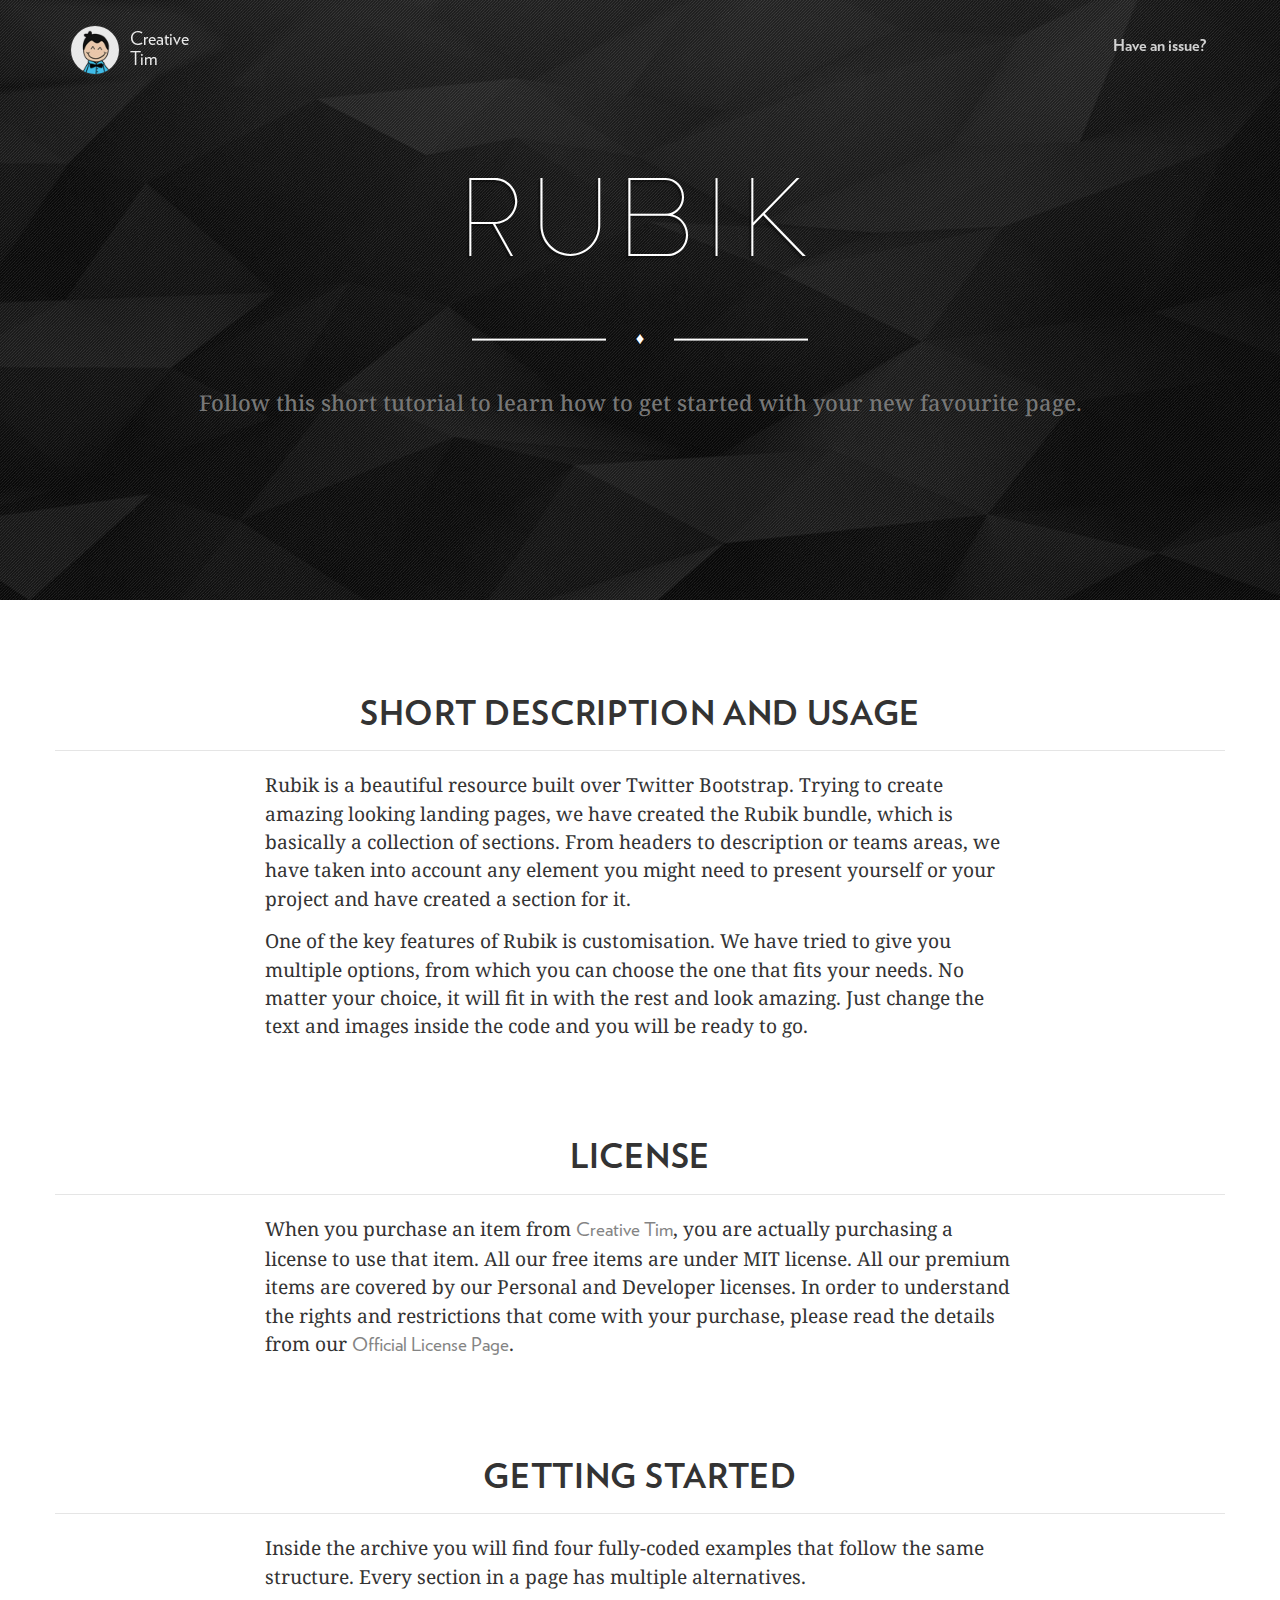
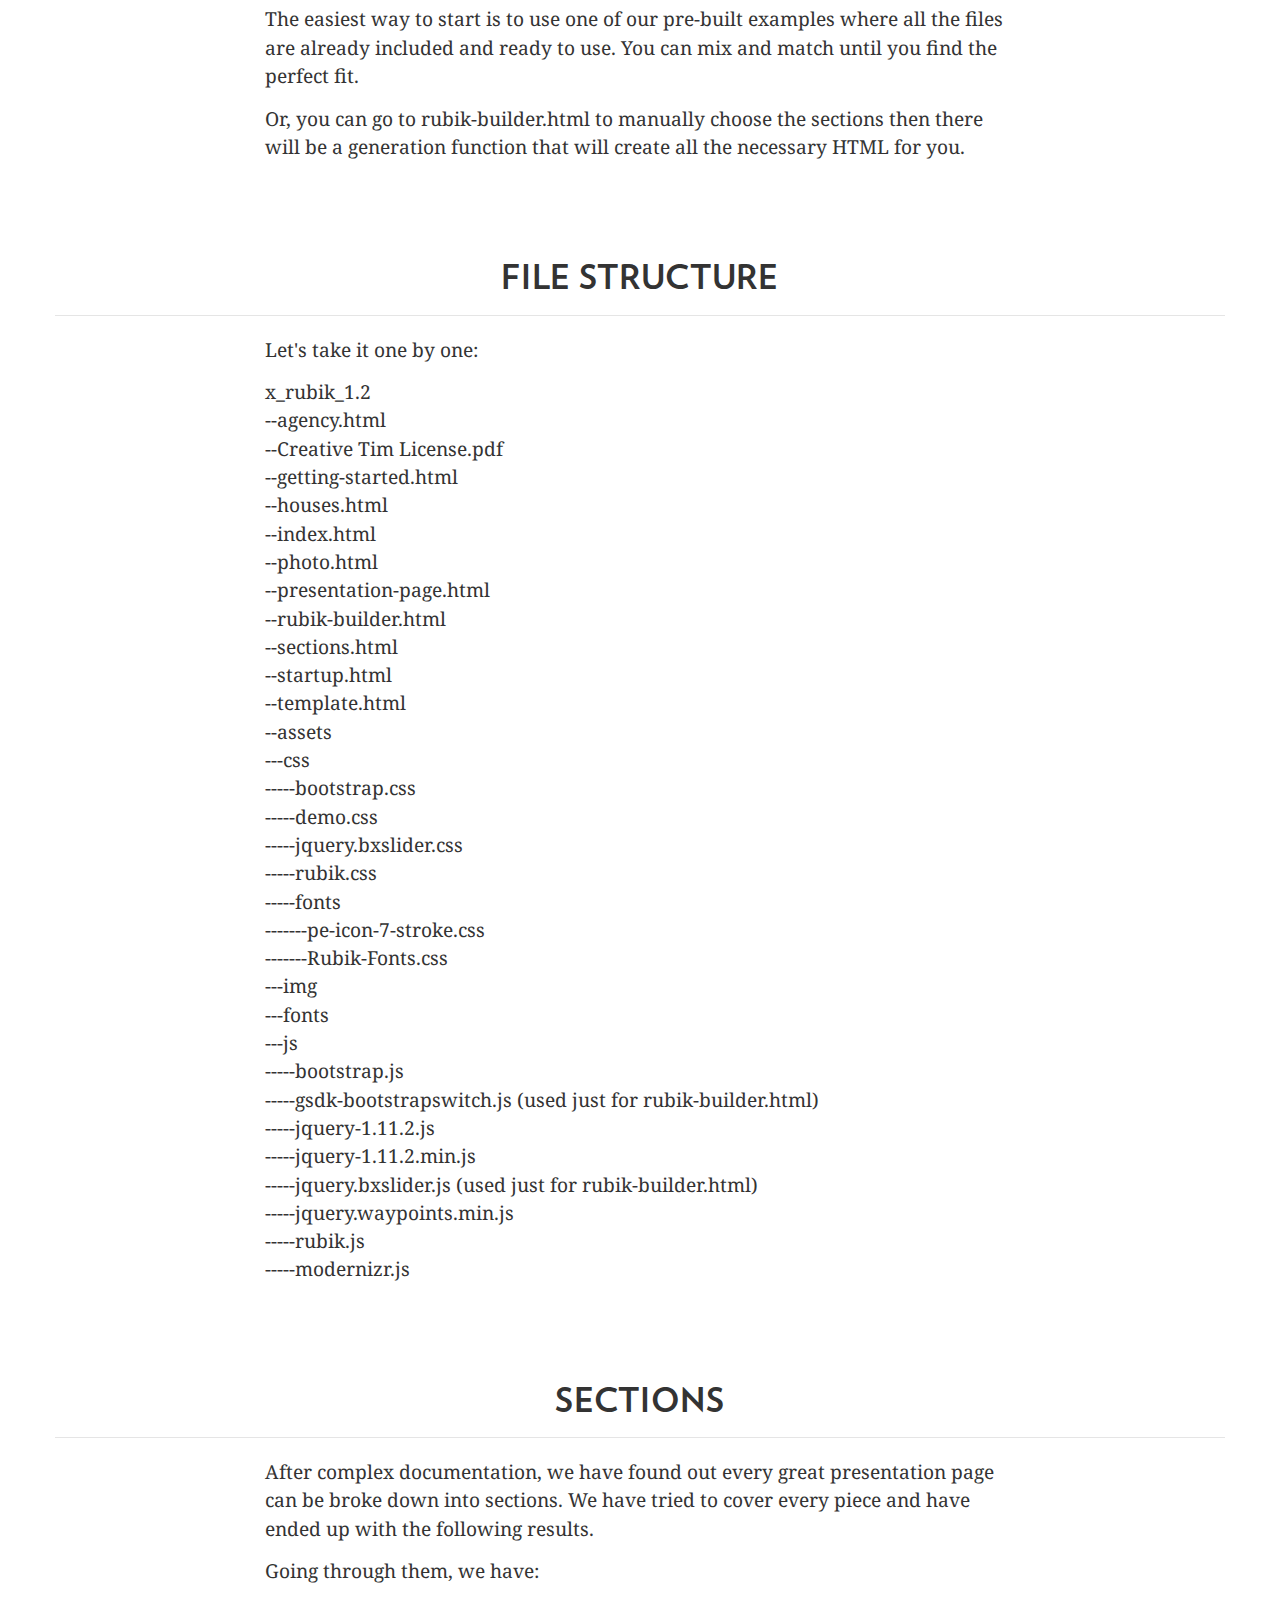
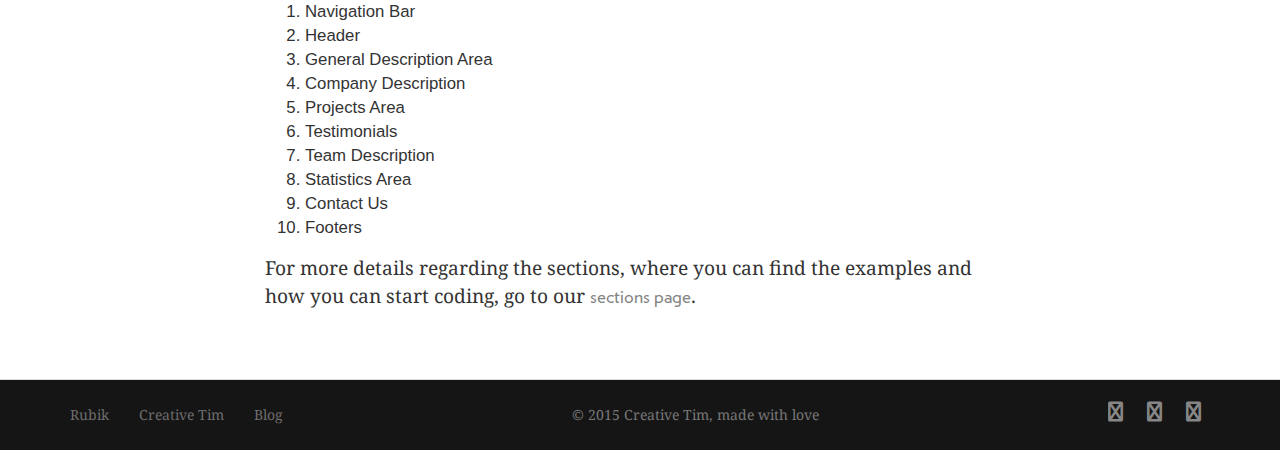
<file: site_new/getting-started.html>
<!doctype html>
<html lang="en">
<head>
    <meta charset="utf-8" />
    <meta http-equiv="X-UA-Compatible" content="IE=edge,chrome=1" />
    <link rel="icon" type="image/png" href="assets/img/favicon.ico">

    <title>Rubik Tutorial by Creative Tim</title>

    <link href="assets/css/bootstrap.css" rel="stylesheet" />
    <link href="assets/css/rubick.css" rel="stylesheet"/>
    <link href="assets/css/demo.css" rel="stylesheet"/>

    <!--     Fonts and icons     -->
    <link rel="stylesheet" href="https://cdnjs.cloudflare.com/ajax/libs/font-awesome/6.0.0/css/all.min.css">
    <link href='http://fonts.googleapis.com/css?family=Droid+Serif:400,700' rel='stylesheet' type='text/css'>
    <link href="assets/css/fonts/pe-icon-7-stroke.css" rel="stylesheet">
    <link href="assets/css/fonts/Rubik-Fonts.css" rel="stylesheet" />
</head>
<body>
<nav class="navbar navbar-default navbar-transparent navbar-fixed-top" role="navigation">
  <div class="container">
    <!-- Brand and toggle get grouped for better mobile display -->
    <div class="navbar-header">
      <button id="menu-toggle" type="button" class="navbar-toggle">
        <span class="sr-only">Toggle navigation</span>
        <span class="icon-bar bar1"></span>
        <span class="icon-bar bar2"></span>
        <span class="icon-bar bar3"></span>
      </button>
      <a href="http://www.creative-tim.com">
           <div class="logo-container">
                <div class="logo">
                    <img src="assets/img/new_logo.png" alt="Creative Tim Logo">
                </div>
                <div class="brand">
                    Creative Tim
                </div>
            </div>
      </a>
    </div>

    <!-- Collect the nav links, forms, and other content for toggling -->
    <div class="collapse navbar-collapse">
      <ul  class="nav navbar-nav navbar-right">
            <li>
                <button onclick="window.location.href='https://github.com/timcreative/rubik/issues'" id="issueButton" class="btn btn-simple btn-neutral">Have an issue?</button>
            </li>
       </ul>

    </div><!-- /.navbar-collapse -->
  </div><!-- /.container-fluid -->
</nav>


<div class="main wrapper">

        <div class="section section-header section-first" id="section0">
            <div class="full-background pattern-image" style="max-height: 600px; overflow: hidden;">
                <img src="assets/img/rubik_background.jpg" >
                <div class="container">
                     <div class="content">
                        <h1>Rubik</h1>
                        <div class="separator-container">
                          <div class="separator line-separator">♦</div>
                        </div>
                        <h5 class="text-muted">Follow this short tutorial to learn how to get started with your new favourite page.</h5>

                    </div>
                </div>
            </div>
        </div>

    <div class="section">
        <div class="container">
<!--         what is row -->
            <div class="row tim-row">
                <h2 class="text-center">Short Description and Usage</h2>
                <legend></legend>
                <div class="col-md-8 col-md-offset-2">
                    <p>
                    Rubik is a beautiful resource built over Twitter Bootstrap. Trying to create amazing looking landing pages, we have created the Rubik bundle, which is basically a collection of sections. From headers to description or teams areas, we have taken into account any element you might need to present yourself or your project and have created a section for it.
                    </p>
                    <p>
                    One of the key features of Rubik is customisation. We have tried to give you multiple options, from which you can choose the one that fits your needs. No matter your choice, it will fit in with the rest and look amazing. Just change the text and images inside the code and you will be ready to go.
                    </p>
                </div>

            </div>
<!--         end row -->

<!--         license row -->
            <div class="row tim-row">
                <h2 class="text-center">License</h2>
                <legend></legend>
                <div class="col-md-8 col-md-offset-2">
	                <p>
						When you purchase an item from <a href="http://creative-tim.com/" target="_blank">Creative Tim</a>, you are actually purchasing a license to use that item. All our free items are under MIT license. All our premium items are covered by our Personal and Developer licenses. In order to understand the rights and restrictions that come with your purchase, please read the details from our <a href="http://www.creative-tim.com/license?ref=license-page-rubik" target="_blank">Official License Page</a>.
                     </p>
                </div>

            </div>
<!--         end row -->

<!--         usage row -->
            <div class="row tim-row">
                <h2 class="text-center">Getting Started</h2>
                <legend></legend>
                <div class="col-md-8 col-md-offset-2">
                <p>
                Inside the archive you will find four fully-coded examples that follow the same structure. Every section in a page has multiple alternatives.
                </p>

                <p>
                The easiest way to start is to use one of our pre-built examples where all the files are already included and ready to use. You can mix and match until you find the perfect fit.
                </p>
                <p>
                Or, you can go to rubik-builder.html to manually choose the sections then there will be a generation function that will create all the necessary HTML for you.
                </p>
                </div>
            </div>
<!--         end row -->

<!--         file structure row -->
            <div class="row tim-row">
                <h2 class="text-center">File Structure</h2>
                <legend></legend>
                <div class="col-md-8 col-md-offset-2">
                    <p>
                        Let's take it one by one:
                    </p>
                    <p>
                    x_rubik_1.2<br>
                    --agency.html<br>
                    --Creative Tim License.pdf<br>
                    --getting-started.html<br>
                    --houses.html<br>
                    --index.html<br>
                    --photo.html<br>
                    --presentation-page.html<br>
                    --rubik-builder.html<br>
                    --sections.html<br>
                    --startup.html<br>
                    --template.html<br>
                    --assets<br>
                    ---css<br>
                    -----bootstrap.css<br>
                    -----demo.css<br>
                    -----jquery.bxslider.css<br>
                    -----rubik.css<br>
                    -----fonts<br>
                    -------pe-icon-7-stroke.css<br>
                    -------Rubik-Fonts.css<br>
                    ---img<br>
                    ---fonts<br>
                    ---js<br>
                    -----bootstrap.js<br>
                    -----gsdk-bootstrapswitch.js (used just for rubik-builder.html)<br>
                    -----jquery-1.11.2.js<br>
                    -----jquery-1.11.2.min.js<br>
                    -----jquery.bxslider.js (used just for rubik-builder.html)<br>
                    -----jquery.waypoints.min.js<br>
                    -----rubik.js<br>
                    -----modernizr.js<br>
                   </p>
                </div>
            </div>
<!--         end row -->

            <div class="row tim-row">
                <h2 class="text-center">Sections</h2>
                <legend></legend>
                <div class="col-md-8 col-md-offset-2">
                    <p>
                    After complex documentation, we have found out every great presentation page can be broke down into sections. We have tried to cover every piece and have ended up with the following results.
                    </p>
                    <p>
                    Going through them, we have:
                    <ol>
                        <li> Navigation Bar </li>
                        <li> Header </li>
                        <li> General Description Area</li>
                        <li> Company Description</li>
                        <li> Projects Area</li>
                        <li> Testimonials</li>
                        <li> Team Description</li>
                        <li> Statistics Area</li>
                        <li> Contact Us</li>
                        <li> Footers</li>
                    </ol>
                    </p>
                    <p>
                        For more details regarding the sections, where you can find the examples and how you can start coding, go to our <a href="sections.html">sections page</a>.
                    </p>
                </div>
            </div>
        <!-- end row -->
        </div>
<!-- end container -->
    </div>
</div>
<footer class="footer footer-transparent">
    <div class="container">
        <nav class="pull-left">
            <ul>
                <li>
                    <a href="http://www.creative-tim.com/product/rubik">
                        Rubik
                    </a>
                </li>
                <li>
                    <a href="http://www.creative-tim.com">
                        Creative Tim
                    </a>
                </li>
                <li>
                    <a href="http://blog.creative-tim.com">
                       Blog
                    </a>
                </li>
            </ul>
        </nav>
        <div class="social-area pull-right">
            <a class="btn btn-social btn-twitter btn-simple" href="https://twitter.com/CreativeTim">
                <i class="fa fa-twitter"></i>
            </a>
            <a class="btn btn-social btn-facebook btn-simple" href="https://www.facebook.com/CreativeTim">
                <i class="fa fa-facebook-square"></i>
            </a>
            <a class="btn btn-social btn-google btn-simple" href="https://plus.google.com/+CreativetimPage">
                <i class="fa fa-google-plus"></i>
            </a>
        </div>
        <div class="copyright">
            &copy; 2015 Creative Tim, made with love
        </div>
    </div>
</footer>

</body>
    <!--   core js files    -->
  <script src="assets/js/jquery-1.11.2.min.js" type="text/javascript"></script>
  <script src="assets/js/bootstrap.js" type="text/javascript"></script>

  <script type="text/javascript" src="assets/js/modernizr.js"></script>

  <!--   file where we handle all the script from the Rubik page   -->
  <script type="text/javascript" src="assets/js/rubick.js"></script>

 </html>
</file>
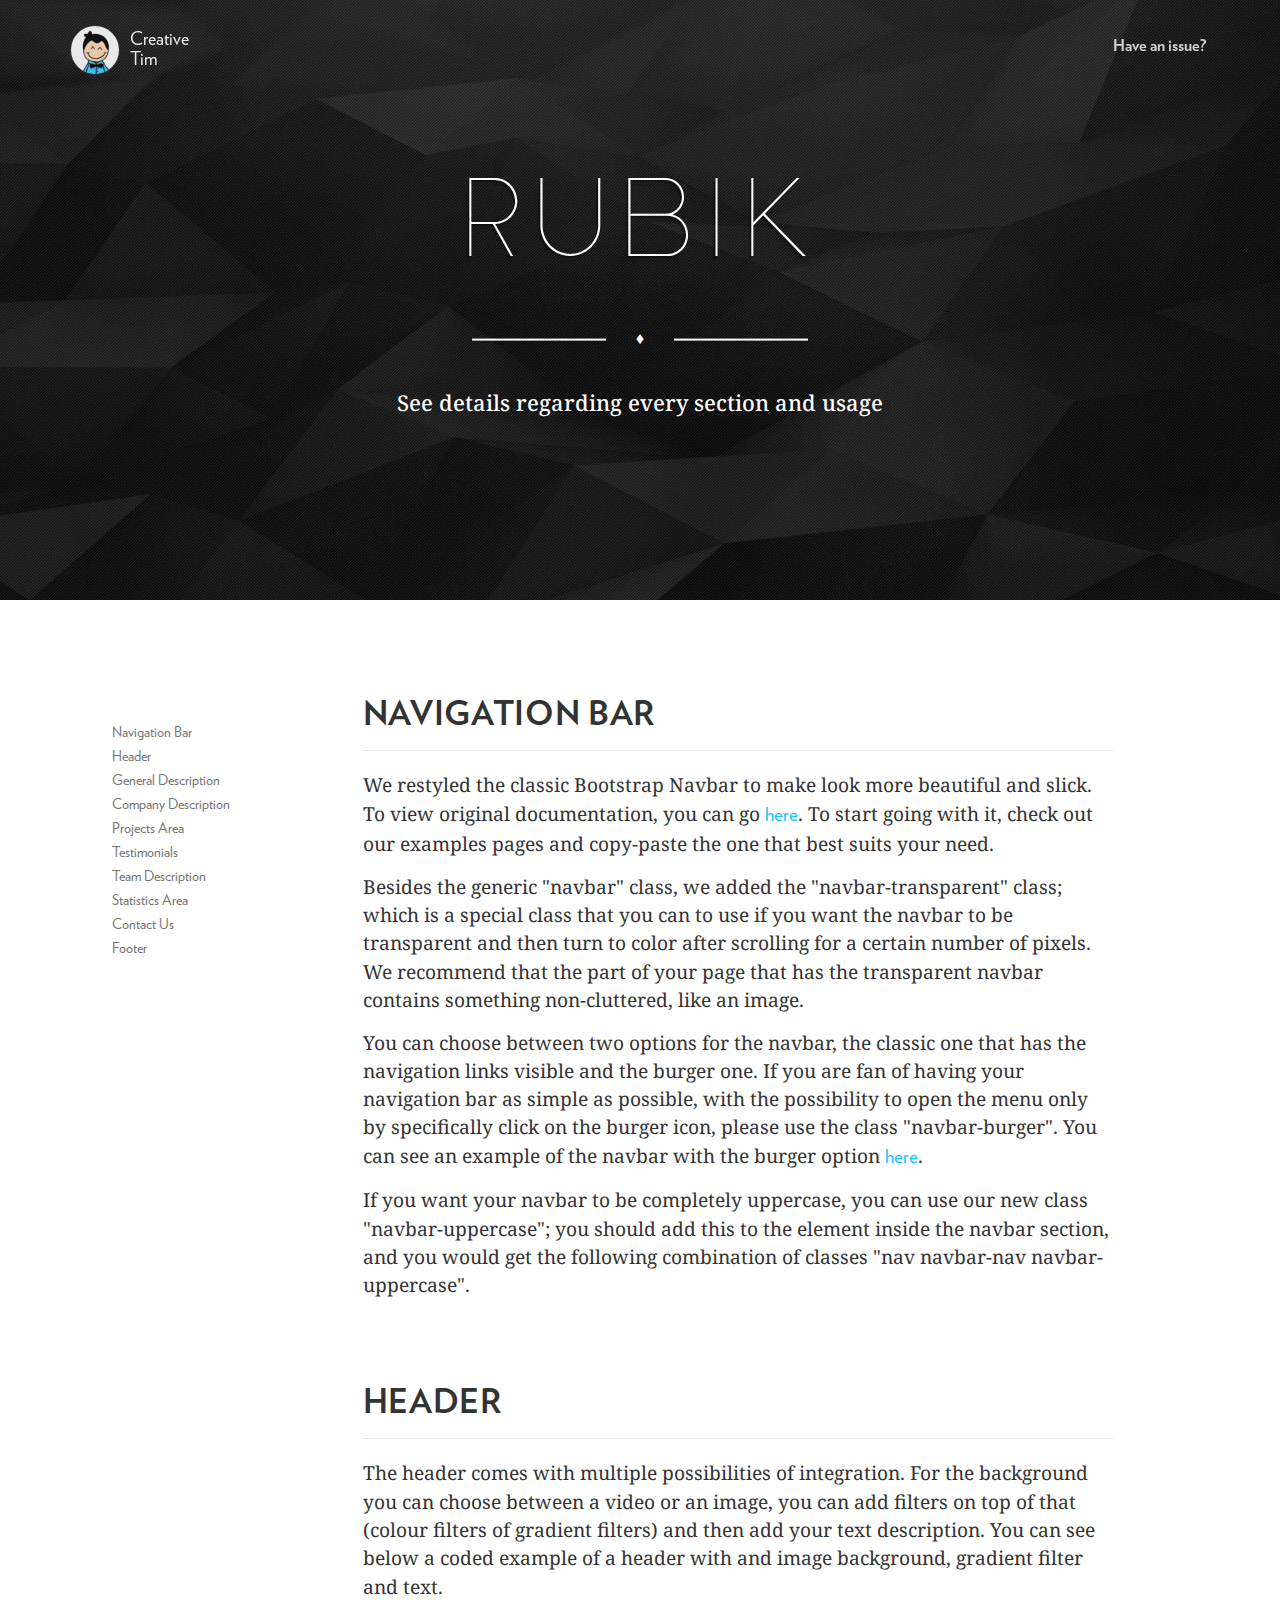
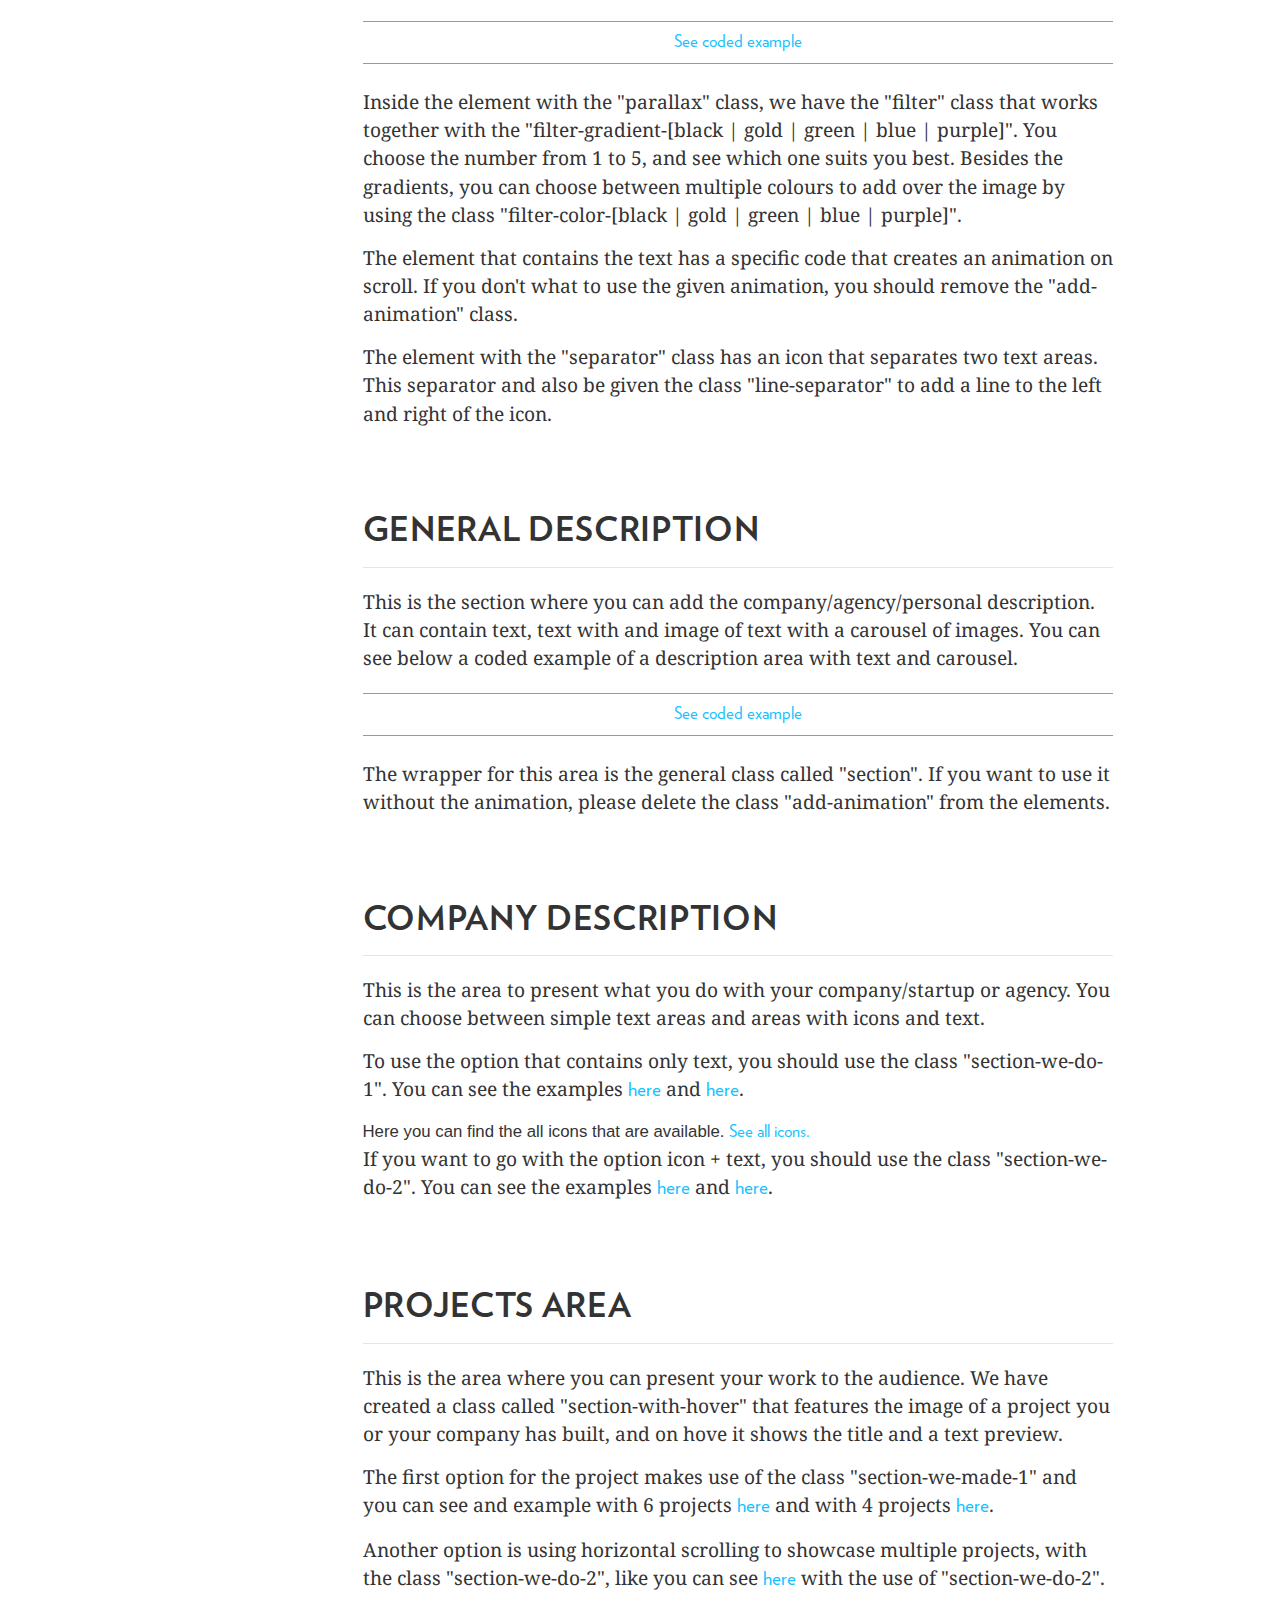
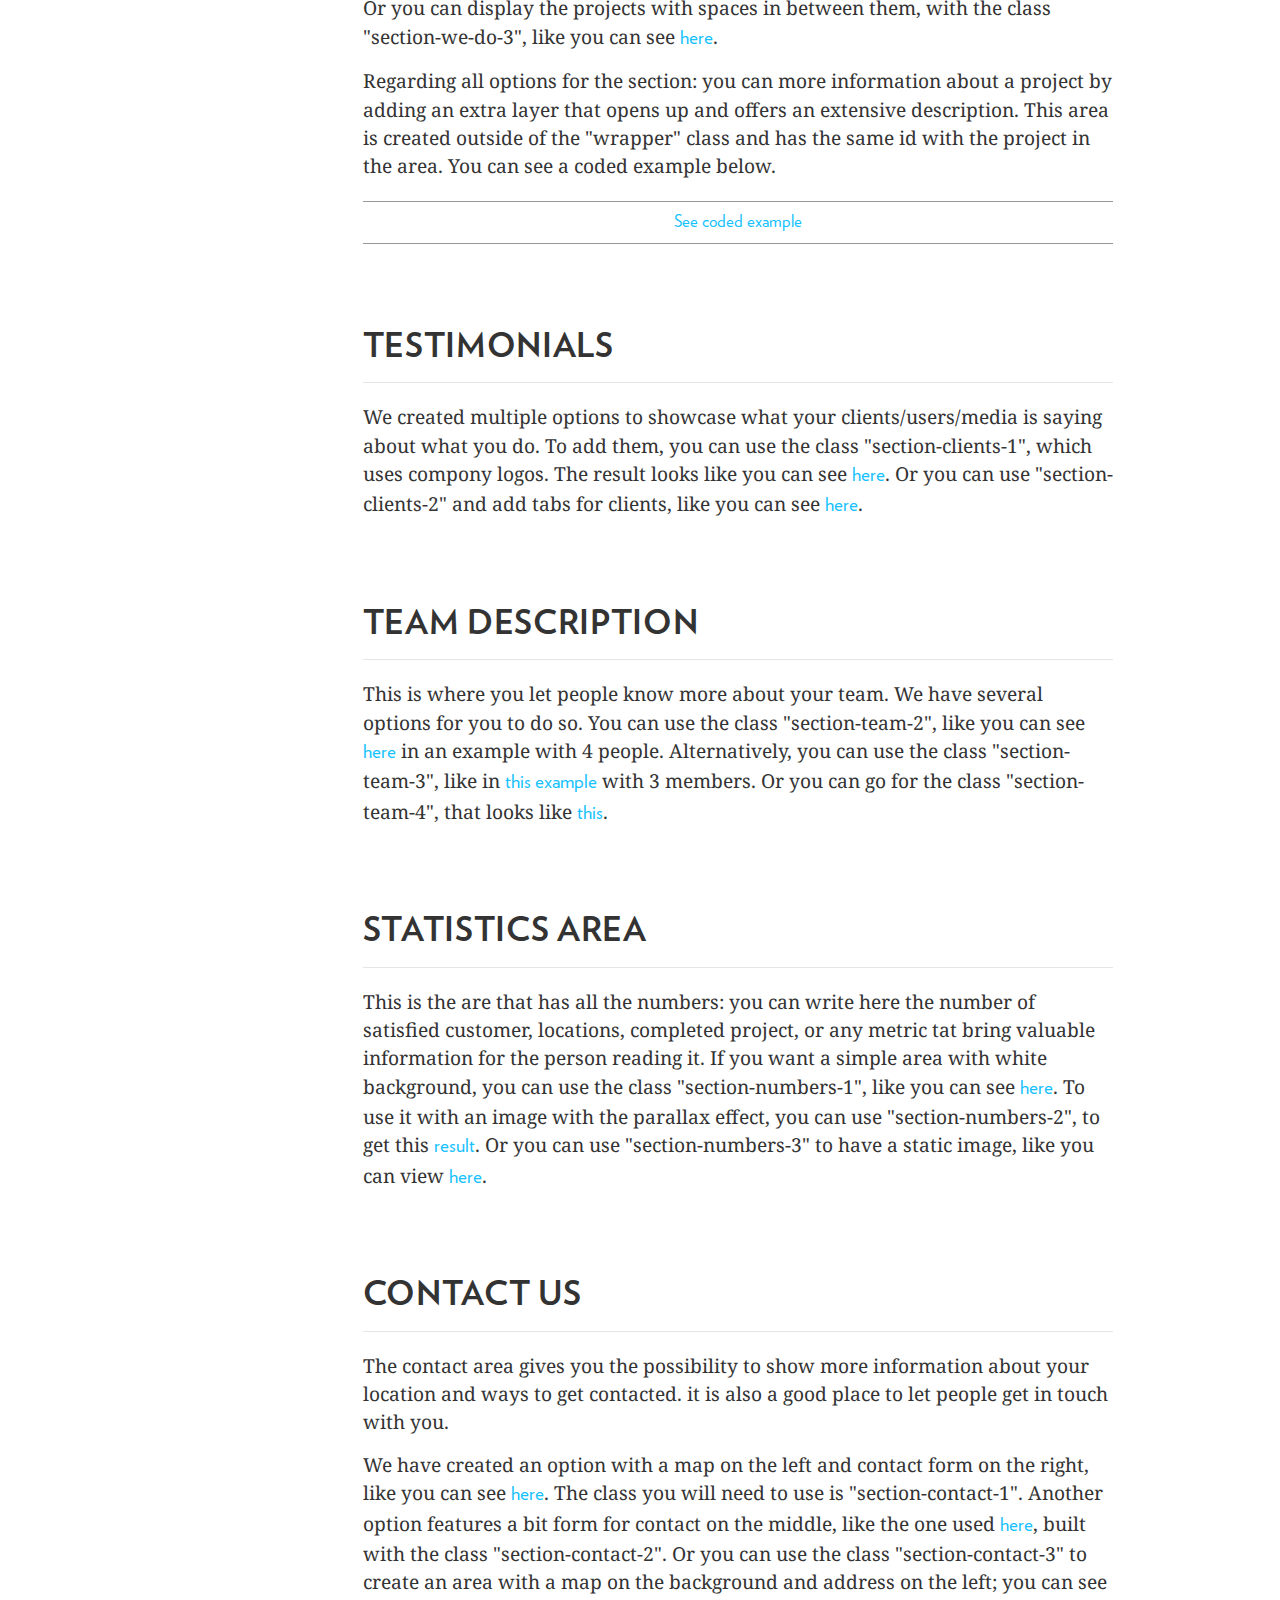
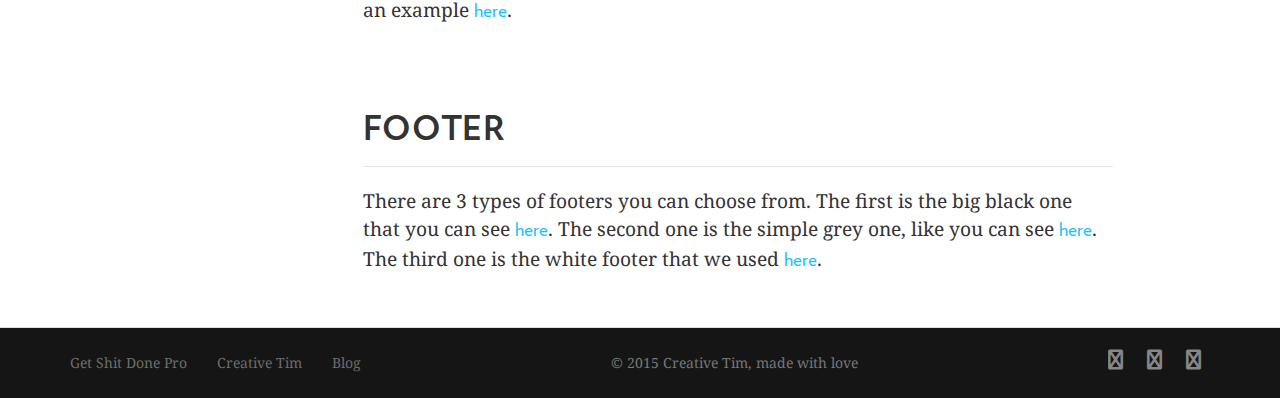
<file: site_new/sections.html>
<!doctype html>
<html lang="en">
    <head>
        <meta charset="utf-8" />
        <link rel="icon" type="image/png" href="assets/img/favicon.ico" />
        <meta http-equiv="X-UA-Compatible" content="IE=edge,chrome=1" />

        <title>Sections Tutorial for Rubik Page by Creative Tim</title>

        <link href="assets/css/bootstrap.css" rel="stylesheet" />
        <link href="assets/css/rubick.css" rel="stylesheet" />
        <link href="assets/css/demo.css" rel="stylesheet" />

        <!--     Fonts and icons     -->
        <link
            rel="stylesheet"
            href="https://cdnjs.cloudflare.com/ajax/libs/font-awesome/6.0.0/css/all.min.css"
        />
        <link
            href="http://fonts.googleapis.com/css?family=Droid+Serif:400,700"
            rel="stylesheet"
            type="text/css"
        />
        <link href="assets/css/fonts/pe-icon-7-stroke.css" rel="stylesheet" />
        <link href="assets/css/fonts/Rubik-Fonts.css" rel="stylesheet" />

        <script src="https://google-code-prettify.googlecode.com/svn/loader/run_prettify.js"></script>
    </head>
    <style>
        pre.prettyprint {
            background-color: #eee;
            border: 0px;
            margin-bottom: 0;
            margin-top: 20px;
            padding: 20px;
            text-align: left;
        }
        .atv,
        .str {
            color: #05ae0e;
        }
        .tag,
        .pln,
        .kwd {
            color: #3472f7;
        }
        .atn {
            color: #2c93ff;
        }
        .pln {
            color: #333;
        }
        .com {
            color: #999;
        }
        .space-top {
            margin-top: 50px;
        }
        .btn-primary .caret {
            border-top-color: #3472f7;
            color: #3472f7;
        }
        .area-line {
            border: 1px solid #999;
            border-left: 0;
            border-right: 0;
            color: #666;
            display: block;
            margin-top: 20px;
            padding: 8px 0;
            text-align: center;
        }
        .area-line a {
            color: #666;
        }
        .container-fluid {
            padding-right: 15px;
            padding-left: 15px;
        }
        .tim-container a {
            color: #00bbff;
        }
    </style>
    <body>
        <nav
            class="navbar navbar-default navbar-transparent navbar-fixed-top"
            role="navigation"
        >
            <div class="container">
                <!-- Brand and toggle get grouped for better mobile display -->
                <div class="navbar-header">
                    <button
                        id="menu-toggle"
                        type="button"
                        class="navbar-toggle"
                    >
                        <span class="sr-only">Toggle navigation</span>
                        <span class="icon-bar bar1"></span>
                        <span class="icon-bar bar2"></span>
                        <span class="icon-bar bar3"></span>
                    </button>
                    <a href="http://www.creative-tim.com">
                        <div class="logo-container">
                            <div class="logo">
                                <img
                                    src="assets/img/new_logo.png"
                                    alt="Creative Tim Logo"
                                />
                            </div>
                            <div class="brand">Creative Tim</div>
                        </div>
                    </a>
                </div>

                <!-- Collect the nav links, forms, and other content for toggling -->
                <div class="collapse navbar-collapse">
                    <ul class="nav navbar-nav navbar-right">
                        <li>
                            <button
                                onclick="window.location.href='https://github.com/timcreative/rubik/issues'"
                                id="issueButton"
                                class="btn btn-simple btn-neutral"
                            >
                                Have an issue?
                            </button>
                        </li>
                    </ul>
                </div>
                <!-- /.navbar-collapse -->
            </div>
            <!-- /.container-fluid -->
        </nav>

        <div class="wrapper">
            <div class="section section-header section-first" id="section0">
                <div
                    class="full-image pattern-image"
                    style="max-height: 600px; overflow: hidden"
                >
                    <img src="assets/img/rubik_background.jpg" />
                    <div class="container">
                        <div class="content">
                            <h1>Rubik</h1>
                            <div class="separator-container">
                                <div class="separator line-separator">♦</div>
                            </div>
                            <h5>
                                See details regarding every section and usage
                            </h5>
                        </div>
                    </div>
                </div>
            </div>

            <div class="main">
                <div class="section">
                    <div class="container">
                        <div class="row">
                            <div class="col-md-2">
                                <div class="fixed-section">
                                    <ul>
                                        <li>
                                            <a href="#navbar-row"
                                                >Navigation Bar</a
                                            >
                                        </li>
                                        <li>
                                            <a href="#header-row">Header</a>
                                        </li>
                                        <li>
                                            <a href="#general-description-row"
                                                >General Description</a
                                            >
                                        </li>
                                        <li>
                                            <a href="#company-description-row"
                                                >Company Description</a
                                            >
                                        </li>
                                        <li>
                                            <a href="#projects-row"
                                                >Projects Area</a
                                            >
                                        </li>
                                        <li>
                                            <a href="#testimonials-row"
                                                >Testimonials</a
                                            >
                                        </li>
                                        <li>
                                            <a href="#team-description-row"
                                                >Team Description</a
                                            >
                                        </li>
                                        <li>
                                            <a href="#statistic-row"
                                                >Statistics Area</a
                                            >
                                        </li>
                                        <li>
                                            <a href="#contact-row"
                                                >Contact Us</a
                                            >
                                        </li>
                                        <li>
                                            <a href="#footer-row">Footer</a>
                                        </li>
                                    </ul>
                                </div>
                            </div>
                            <div class="col-md-8 col-md-offset-1">
                                <div
                                    class="tim-container"
                                    style="min-height: 2000px"
                                >
                                    <!-- navbar row -->
                                    <div class="tim-row" id="navbar-row">
                                        <h2>Navigation Bar</h2>
                                        <legend></legend>
                                        <p>
                                            We restyled the classic Bootstrap
                                            Navbar to make look more beautiful
                                            and slick. To view original
                                            documentation, you can go
                                            <a
                                                href="http://getbootstrap.com/components/#navbar"
                                                >here</a
                                            >. To start going with it, check out
                                            our examples pages and copy-paste
                                            the one that best suits your need.
                                        </p>
                                        <p>
                                            Besides the generic "navbar" class,
                                            we added the "navbar-transparent"
                                            class; which is a special class that
                                            you can to use if you want the
                                            navbar to be transparent and then
                                            turn to color after scrolling for a
                                            certain number of pixels. We
                                            recommend that the part of your page
                                            that has the transparent navbar
                                            contains something non-cluttered,
                                            like an image.
                                        </p>
                                        <p>
                                            You can choose between two options
                                            for the navbar, the classic one that
                                            has the navigation links visible and
                                            the burger one. If you are fan of
                                            having your navigation bar as simple
                                            as possible, with the possibility to
                                            open the menu only by specifically
                                            click on the burger icon, please use
                                            the class "navbar-burger". You can
                                            see an example of the navbar with
                                            the burger option
                                            <a href="agency.html">here</a>.
                                        </p>
                                        <p>
                                            If you want your navbar to be
                                            completely uppercase, you can use
                                            our new class "navbar-uppercase";
                                            you should add this to the element
                                            inside the navbar section, and you
                                            would get the following combination
                                            of classes "nav navbar-nav
                                            navbar-uppercase".
                                        </p>
                                    </div>
                                    <!--     end row -->

                                    <!-- header row -->
                                    <div class="tim-row" id="header-row">
                                        <h2>Header</h2>
                                        <legend></legend>
                                        <p>
                                            The header comes with multiple
                                            possibilities of integration. For
                                            the background you can choose
                                            between a video or an image, you can
                                            add filters on top of that (colour
                                            filters of gradient filters) and
                                            then add your text description. You
                                            can see below a coded example of a
                                            header with and image background,
                                            gradient filter and text.
                                        </p>
                                        <div class="area-line">
                                            <a
                                                data-target="#headerExample"
                                                href="javascript: void(0);"
                                                data-toggle="collapse"
                                                >See coded example</a
                                            >
                                            <div
                                                id="headerExample"
                                                class="collapse"
                                            >
                                                <pre class="prettyprint">
&lt;div class=&quot;section section-header&quot;&gt;

    &lt;div class=&quot;parallax pattern-image filter filter-color-black&quot;&gt;

           &lt;img src=&quot;assets/img/startup.jpg&quot;&gt;

        &lt;div class=&quot;container&quot;&gt;

                &lt;div class=&quot;content&quot;&gt;

                    &lt;p&gt;&lt;span&gt;by &lt;/span&gt;Creative Tim&lt;p&gt;

                    &lt;h1&gt;Play It!&lt;/h1&gt;

                    &lt;div class=&quot;separator-container&quot;&gt;

                      &lt;div class=&quot;separator line-separator&quot;&gt;♫&lt;/div&gt;

                    &lt;/div&gt;

                    &lt;h5&gt;Upgrade your startup presentation&lt;/h5&gt;

                &lt;/div&gt;



        &lt;/div&gt;

    &lt;/div&gt;

&lt;/div&gt;
    </pre
                                                >
                                            </div>
                                        </div>
                                        <br />
                                        <p>
                                            Inside the element with the
                                            "parallax" class, we have the
                                            "filter" class that works together
                                            with the "filter-gradient-[black |
                                            gold | green | blue | purple]". You
                                            choose the number from 1 to 5, and
                                            see which one suits you best.
                                            Besides the gradients, you can
                                            choose between multiple colours to
                                            add over the image by using the
                                            class "filter-color-[black | gold |
                                            green | blue | purple]".
                                        </p>
                                        <p>
                                            The element that contains the text
                                            has a specific code that creates an
                                            animation on scroll. If you don't
                                            what to use the given animation, you
                                            should remove the "add-animation"
                                            class.
                                        </p>
                                        <p>
                                            The element with the "separator"
                                            class has an icon that separates two
                                            text areas. This separator and also
                                            be given the class "line-separator"
                                            to add a line to the left and right
                                            of the icon.
                                        </p>
                                    </div>
                                    <!--     end row -->

                                    <!-- general description row -->
                                    <div
                                        class="tim-row"
                                        id="general-description-row"
                                    >
                                        <h2>General Description</h2>
                                        <legend></legend>
                                        <p>
                                            This is the section where you can
                                            add the company/agency/personal
                                            description. It can contain text,
                                            text with and image of text with a
                                            carousel of images. You can see
                                            below a coded example of a
                                            description area with text and
                                            carousel.
                                        </p>
                                        <div class="area-line">
                                            <a
                                                data-target="#generalExample"
                                                href="javascript: void(0);"
                                                data-toggle="collapse"
                                                >See coded example</a
                                            >
                                            <div
                                                id="generalExample"
                                                class="collapse"
                                            >
                                                <pre class="prettyprint">
&lt;div class=&quot;section section-we-are-2&quot; id=&quot;whoWeAre&quot;&gt;

   &lt;div class=&quot;text-area&quot;&gt;

        &lt;div class=&quot;container&quot;&gt;

            &lt;div class=&quot;row&quot;&gt;

                &lt;div class=&quot;col-md-4&quot;&gt;

                  &lt;div  class=&quot;title add-animation&quot;&gt;

                      &lt;h5 class=&quot;text-gray&quot;&gt;Est. 2015&lt;/h5&gt;

                      &lt;h2&gt;Find your &lt;br&gt; headphones.&lt;/h2&gt;

                      &lt;div class=&quot;separator-container&quot;&gt;

                      &lt;div class=&quot;separator line-separator&quot;&gt;♫&lt;/div&gt;

                    &lt;/div&gt;

                  &lt;/div&gt;

                &lt;/div&gt;



                &lt;div class=&quot;col-md-7 col-md-offset-1&quot;&gt;

                  &lt;div class=&quot;description add-animation animation-1&quot;&gt;

                    &lt;p&gt;[text]&lt;/p&gt;

                    &lt;p&gt;[text]&lt;/p&gt;

                  &lt;/div&gt;

                &lt;/div&gt;

            &lt;/div&gt;

        &lt;/div&gt;

    &lt;/div&gt;



  &lt;div id=&quot;carousel&quot;&gt;

        &lt;!-- example with carousel in startup.html --&gt;

  &lt;/div&gt;



   &lt;!--  you can also have a simple image here, example in agency.html --&gt;

&lt;/div&gt;

    </pre
                                                >
                                            </div>
                                        </div>
                                        <br />
                                        <p>
                                            The wrapper for this area is the
                                            general class called "section". If
                                            you want to use it without the
                                            animation, please delete the class
                                            "add-animation" from the elements.
                                        </p>
                                    </div>
                                    <!--     end row -->

                                    <!-- company description row -->
                                    <div
                                        class="tim-row"
                                        id="company-description-row"
                                    >
                                        <h2>Company Description</h2>
                                        <legend></legend>
                                        <p>
                                            This is the area to present what you
                                            do with your company/startup or
                                            agency. You can choose between
                                            simple text areas and areas with
                                            icons and text.
                                        </p>
                                        <p>
                                            To use the option that contains only
                                            text, you should use the class
                                            "section-we-do-1". You can see the
                                            examples
                                            <a href="houses.html">here</a> and
                                            <a href="startup.html">here</a>.
                                        </p>
                                        Here you can find the all icons that are
                                        available.
                                        <a
                                            href="http://themes-pixeden.com/font-demos/7-stroke/index.html"
                                            >See all icons.</a
                                        >
                                        <p>
                                            If you want to go with the option
                                            icon + text, you should use the
                                            class "section-we-do-2". You can see
                                            the examples
                                            <a href="agency.html">here</a> and
                                            <a href="photo.html">here</a>.
                                        </p>
                                    </div>
                                    <!--     end row -->

                                    <!-- projects row -->
                                    <div class="tim-row" id="projects-row">
                                        <h2>Projects Area</h2>
                                        <legend></legend>
                                        <p>
                                            This is the area where you can
                                            present your work to the audience.
                                            We have created a class called
                                            "section-with-hover" that features
                                            the image of a project you or your
                                            company has built, and on hove it
                                            shows the title and a text preview.
                                        </p>
                                        <p>
                                            The first option for the project
                                            makes use of the class
                                            "section-we-made-1" and you can see
                                            and example with 6 projects
                                            <a href="startup.html">here</a> and
                                            with 4 projects
                                            <a href="houses.html">here</a>.
                                        </p>
                                        <p>
                                            Another option is using horizontal
                                            scrolling to showcase multiple
                                            projects, with the class
                                            "section-we-do-2", like you can see
                                            <a href="photo.html">here</a> with
                                            the use of "section-we-do-2". Or you
                                            can display the projects with spaces
                                            in between them, with the class
                                            "section-we-do-3", like you can see
                                            <a href="agency.html">here</a>.
                                        </p>
                                        <p>
                                            Regarding all options for the
                                            section: you can more information
                                            about a project by adding an extra
                                            layer that opens up and offers an
                                            extensive description. This area is
                                            created outside of the "wrapper"
                                            class and has the same id with the
                                            project in the area. You can see a
                                            coded example below.
                                        </p>
                                        <div class="area-line">
                                            <a
                                                data-target="#projectsExample"
                                                href="javascript: void(0);"
                                                data-toggle="collapse"
                                                >See coded example</a
                                            >
                                            <div
                                                id="projectsExample"
                                                class="collapse"
                                            >
                                                <pre class="prettyprint">
&lt;!-- button that activates the project --&gt;



&lt;button class=&quot;btn btn-neutral&quot;

        onClick=&quot;rubik.showModal(this)&quot;

        data-target=&quot;project_1&quot;

&gt;

       More Details

&lt;/button&gt;



&lt;!-- the code for the project that will be displayed.

IMPORTANT: this code MUST stay outside of the div with the class &quot;wrapper&quot; --&gt;



&lt;div class=&quot;project-content&quot; id=&quot;project_1&quot;&gt;

  &lt;div&gt;

    &lt;div class=&quot;project-details&quot;&gt;

      &lt;span class=&quot;icon-close&quot;&gt;&lt;i class=&quot;pe-7s-close-circle&quot;&gt;&lt;/i&gt;&lt;/span&gt;

      &lt;div class=&quot;container&quot;&gt;

        &lt;div class=&quot;project-title&quot;&gt;

          &lt;h2&gt;Watch Anish&lt;/h2&gt;

          &lt;div class=&quot;separator-container&quot;&gt;

              &lt;div class=&quot;separator line-separator&quot;&gt;♦&lt;/div&gt;

            &lt;/div&gt;

            &lt;p&gt;We&apos;ve been working with Watch Anish since the beginning. We are proud that they enjoy our results&lt;/p&gt;

        &lt;/div&gt;

        &lt;div class=&quot;row&quot;&gt;

          &lt;div class=&quot;col-md-10 col-md-offset-1&quot;&gt;

            &lt;div class=&quot;article&quot;&gt;

              &lt;div class=&quot;project-image&quot;&gt;

                 &lt;img src=&quot;assets/img/projects/agency_6.jpg&quot;/&gt;

              &lt;/div&gt;

              &lt;div class=&quot;project-text&quot;&gt;

                  &lt;h3&gt;Turnip greens yarrow ricebean rutabaga endive cauliflower sea lettuce&lt;span&gt;.&lt;/span&gt;&lt;/h3&gt;

                  &lt;p&gt;Turnip greens yarrow ricebean rutabaga endive cauliflower sea lettuce kohlrabi amaranth water spinach avocado daikon napa cabbage asparagus winter purslane kale. Celery potato scallion desert raisin horseradish spinach carrot soko. Lotus root water spinach fennel kombu maize bamboo shoot green bean swiss chard seakale pumpkin onion chickpea gram corn pea. Brussels sprout coriander water chestnut gourd swiss chard wakame kohlrabi beetroot carrot watercress.&lt;/p&gt;

                  &lt;p&gt;Turnip greens yarrow ricebean rutabaga endive cauliflower sea lettuce kohlrabi amaranth water spinach avocado daikon napa cabbage asparagus winter purslane kale. Celery potato scallion desert raisin horseradish spinach carrot soko. Lotus root water spinach fennel kombu maize bamboo shoot green bean swiss chard seakale pumpkin onion chickpea gram corn pea. Brussels sprout coriander water chestnut gourd swiss chard wakame kohlrabi beetroot carrot watercress.&lt;/p&gt;

                  &lt;p&gt;Gumbo beet greens corn soko endive gumbo gourd. Parsley shallot courgette tatsoi pea sprouts fava bean collard greens dandelion okra wakame tomato. Dandelion cucumber earthnut pea peanut soko zucchini.Celery potato scallion desert raisin horseradish spinach carrot soko&lt;span&gt;.&lt;/span&gt;&lt;/p&gt;

              &lt;/div&gt;

            &lt;/div&gt;

          &lt;/div&gt;

        &lt;/div&gt;

      &lt;/div&gt;

    &lt;/div&gt;

  &lt;/div&gt;

&lt;/div&gt;

    </pre
                                                >
                                            </div>
                                        </div>
                                    </div>
                                    <!--     end row -->

                                    <!-- testimonials row -->
                                    <div class="tim-row" id="testimonials-row">
                                        <h2>Testimonials</h2>
                                        <legend></legend>
                                        <p>
                                            We created multiple options to
                                            showcase what your
                                            clients/users/media is saying about
                                            what you do. To add them, you can
                                            use the class "section-clients-1",
                                            which uses compony logos. The result
                                            looks like you can see
                                            <a href="photo.html">here</a>. Or
                                            you can use "section-clients-2" and
                                            add tabs for clients, like you can
                                            see <a href="agency.html">here</a>.
                                        </p>
                                    </div>
                                    <!--     end row -->

                                    <!-- team description row -->
                                    <div
                                        class="tim-row"
                                        id="team-description-row"
                                    >
                                        <h2>Team Description</h2>
                                        <legend></legend>
                                        <p>
                                            This is where you let people know
                                            more about your team. We have
                                            several options for you to do so.
                                            You can use the class
                                            "section-team-2", like you can see
                                            <a href="agency.html">here</a> in an
                                            example with 4 people.
                                            Alternatively, you can use the class
                                            "section-team-3", like in
                                            <a href="photo.html"
                                                >this example</a
                                            >
                                            with 3 members. Or you can go for
                                            the class "section-team-4", that
                                            looks like
                                            <a href="houses.html">this</a>.
                                        </p>
                                    </div>
                                    <!--     end row -->

                                    <!-- statistics row -->
                                    <div class="tim-row" id="statistics-row">
                                        <h2>Statistics Area</h2>
                                        <legend></legend>
                                        <p>
                                            This is the are that has all the
                                            numbers: you can write here the
                                            number of satisfied customer,
                                            locations, completed project, or any
                                            metric tat bring valuable
                                            information for the person reading
                                            it. If you want a simple area with
                                            white background, you can use the
                                            class "section-numbers-1", like you
                                            can see
                                            <a href="startup.html">here</a>. To
                                            use it with an image with the
                                            parallax effect, you can use
                                            "section-numbers-2", to get this
                                            <a href="agency.html">result</a>. Or
                                            you can use "section-numbers-3" to
                                            have a static image, like you can
                                            view <a href="photo.html">here</a>.
                                        </p>
                                    </div>
                                    <!--     end row -->

                                    <!-- contact row -->
                                    <div class="tim-row" id="contact-row">
                                        <h2>Contact Us</h2>
                                        <legend></legend>
                                        <p>
                                            The contact area gives you the
                                            possibility to show more information
                                            about your location and ways to get
                                            contacted. it is also a good place
                                            to let people get in touch with you.
                                        </p>
                                        <p>
                                            We have created an option with a map
                                            on the left and contact form on the
                                            right, like you can see
                                            <a href="agency.html">here</a>. The
                                            class you will need to use is
                                            "section-contact-1". Another option
                                            features a bit form for contact on
                                            the middle, like the one used
                                            <a href="houses.html">here</a>,
                                            built with the class
                                            "section-contact-2". Or you can use
                                            the class "section-contact-3" to
                                            create an area with a map on the
                                            background and address on the left;
                                            you can see an example
                                            <a href="startup.html">here</a>.
                                        </p>
                                    </div>
                                    <!--     end row -->

                                    <!-- footers row -->
                                    <div class="tim-row" id="footer-row">
                                        <h2>Footer</h2>
                                        <legend></legend>
                                        <p>
                                            There are 3 types of footers you can
                                            choose from. The first is the big
                                            black one that you can see
                                            <a href="agency.html">here</a>. The
                                            second one is the simple grey one,
                                            like you can see
                                            <a href="photo.html">here</a>. The
                                            third one is the white footer that
                                            we used
                                            <a href="startup.html">here</a>.
                                        </p>
                                    </div>
                                    <!-- end row -->
                                </div>
                                <!-- end container -->
                            </div>
                        </div>
                    </div>
                </div>
            </div>
            <footer class="footer footer-transparent">
                <div class="container">
                    <nav class="pull-left">
                        <ul>
                            <li>
                                <a
                                    href="http://www.creative-tim.com/product/get-shit-done-pro"
                                >
                                    Get Shit Done Pro
                                </a>
                            </li>
                            <li>
                                <a href="http://www.creative-tim.com">
                                    Creative Tim
                                </a>
                            </li>
                            <li>
                                <a href="http://blog.creative-tim.com">
                                    Blog
                                </a>
                            </li>
                        </ul>
                    </nav>
                    <div class="social-area pull-right">
                        <a
                            class="btn btn-social btn-twitter btn-simple"
                            href="https://twitter.com/CreativeTim"
                        >
                            <i class="fa fa-twitter"></i>
                        </a>
                        <a
                            class="btn btn-social btn-facebook btn-simple"
                            href="https://www.facebook.com/CreativeTim"
                        >
                            <i class="fa fa-facebook-square"></i>
                        </a>
                        <a
                            class="btn btn-social btn-google btn-simple"
                            href="https://plus.google.com/+CreativetimPage"
                        >
                            <i class="fa fa-google-plus"></i>
                        </a>
                    </div>
                    <div class="copyright">
                        &copy; 2015 Creative Tim, made with love
                    </div>
                </div>
            </footer>
        </div>
    </body>
    <!--   core js files    -->
    <script
        src="assets/js/jquery-1.11.2.min.js"
        type="text/javascript"
    ></script>
    <script src="assets/js/bootstrap.js" type="text/javascript"></script>

    <script type="text/javascript" src="assets/js/modernizr.js"></script>

    <!--   file where we handle all the script from the Rubik page   -->
    <script type="text/javascript" src="assets/js/rubick.js"></script>
</html>
</file>
<file: site_new/assets/css/rubick.css>
/*      light colors         */
/*           Font Smoothing      */
h1, .h1, h2, .h2, h3, .h3, h4, .h4, h5, .h5, h6, .h6, p, .navbar, .brand, .btn-simple, a, .td-name, td {
  -moz-osx-font-smoothing: grayscale;
  -webkit-font-smoothing: antialiased;
  font-family: "Helvetica Neue","Open Sans",Arial,sans-serif;
}

h1, .h1, h2, .h2, h3, .h3, h4, .h4 {
  font-weight: 400;
  margin: 30px 0 15px;
}

h1 small, h2 small, h3 small, h1 .small, h2 .small, h3 .small {
  font-size: 60%;
}

a:hover, a:focus {
  text-decoration: none;
}

a:focus, a:active,
button::-moz-focus-inner,
input[type="reset"]::-moz-focus-inner,
input[type="button"]::-moz-focus-inner,
input[type="submit"]::-moz-focus-inner,
select::-moz-focus-inner,
input[type="file"] > input[type="button"]::-moz-focus-inner {
  outline: 0;
}

.ui-slider-handle:focus,
.navbar-toggle {
  outline: 0 !important;
}

/*           Animations              */
.form-control,
.input-group-addon,
.tagsinput,
.navbar,
.navbar .alert {
  -webkit-transition: all 300ms linear;
  -moz-transition: all 300ms linear;
  -o-transition: all 300ms linear;
  -ms-transition: all 300ms linear;
  transition: all 300ms linear;
}

.tagsinput .tag,
.tagsinput-remove-link,
.filter,
.btn-hover,
[data-toggle="collapse"] i,
body > .navbar-collapse a {
  -webkit-transition: all 150ms linear;
  -moz-transition: all 150ms linear;
  -o-transition: all 150ms linear;
  -ms-transition: all 150ms linear;
  transition: all 150ms linear;
}

.btn-morphing .fa,
.btn-morphing .circle,
.gsdk-collapse {
  -webkit-transition: all 370ms linear;
  -moz-transition: all 370ms linear;
  -o-transition: all 370ms linear;
  -ms-transition: all 370ms linear;
  transition: all 370ms linear;
}

.fa {
  width: 18px;
  text-align: center;
}

.margin-top {
  margin-top: 50px;
}

.better-browser {
  max-width: 700px;
  margin: 200px auto;
  text-align: center;
}

.better-browser div {
  margin-bottom: 10px;
}

.btn {
  border-width: 2px;
  background-color: transparent;
  font-weight: 400;
  opacity: 0.8;
  filter: alpha(opacity=80);
  padding: 8px 16px;
  border-color: #888888;
  color: #888888;
}
.btn:hover, .btn:focus, .btn:active, .btn.active, .open > .btn.dropdown-toggle {
  background-color: transparent;
  color: #777777;
  border-color: #777777;
}
.btn:disabled, .btn[disabled], .btn.disabled {
  background-color: transparent;
  border-color: #888888;
}
.btn.btn-fill {
  color: #FFFFFF;
  background-color: #888888;
  opacity: 1;
  filter: alpha(opacity=100);
}
.btn.btn-fill:hover, .btn.btn-fill:focus, .btn.btn-fill:active, .btn.btn-fill.active, .open > .btn.btn-fill.dropdown-toggle {
  background-color: #777777;
  color: #FFFFFF;
}
.btn.btn-fill .caret {
  border-top-color: #FFFFFF;
}
.btn .caret {
  border-top-color: #888888;
}
.btn:hover, .btn:focus {
  opacity: 1;
  filter: alpha(opacity=100);
  outline: 0 !important;
}
.btn:active, .btn.active, .open > .btn.dropdown-toggle {
  -webkit-box-shadow: none;
  box-shadow: none;
  outline: 0 !important;
}
.btn.btn-icon {
  padding: 8px;
}

.btn-neutral {
  border-color: #FFFFFF;
  color: #FFFFFF;
}
.btn-neutral:hover, .btn-neutral:focus, .btn-neutral:active, .btn-neutral.active, .open > .btn-neutral.dropdown-toggle {
  background-color: transparent;
  color: #FFFFFF;
  border-color: #FFFFFF;
}
.btn-neutral:disabled, .btn-neutral[disabled], .btn-neutral.disabled {
  background-color: transparent;
  border-color: #FFFFFF;
}
.btn-neutral.btn-fill {
  color: #FFFFFF;
  background-color: #FFFFFF;
  opacity: 1;
  filter: alpha(opacity=100);
}
.btn-neutral.btn-fill:hover, .btn-neutral.btn-fill:focus, .btn-neutral.btn-fill:active, .btn-neutral.btn-fill.active, .open > .btn-neutral.btn-fill.dropdown-toggle {
  background-color: #FFFFFF;
  color: #FFFFFF;
}
.btn-neutral.btn-fill .caret {
  border-top-color: #FFFFFF;
}
.btn-neutral .caret {
  border-top-color: #FFFFFF;
}
.btn-neutral:active, .btn-neutral.active, .open > .btn-neutral.dropdown-toggle {
  background-color: #FFFFFF;
  color: #888888;
}
.btn-neutral.btn-fill, .btn-neutral.btn-fill:hover, .btn-neutral.btn-fill:focus {
  color: #888888;
}
.btn-neutral.btn-simple:active, .btn-neutral.btn-simple.active {
  background-color: transparent;
}

.btn:disabled, .btn[disabled], .btn.disabled {
  opacity: 0.5;
  filter: alpha(opacity=50);
}

.btn-round {
  border-width: 1px;
  border-radius: 30px !important;
  padding: 9px 18px;
}
.btn-round.btn-icon {
  padding: 9px;
}

.btn-simple {
  border: 0;
  font-size: 16px;
  padding: 8px 16px;
}
.btn-simple.btn-icon {
  padding: 8px;
}

.btn-lg {
  font-size: 18px;
  border-radius: 6px;
  padding: 14px 30px;
  font-weight: 400;
}
.btn-lg.btn-round {
  padding: 15px 30px;
}
.btn-lg.btn-simple {
  padding: 16px 30px;
}

.form-control::-moz-placeholder {
  color: #DDDDDD;
  opacity: 1;
  filter: alpha(opacity=100);
}

.form-control:-moz-placeholder {
  color: #DDDDDD;
  opacity: 1;
  filter: alpha(opacity=100);
}

.form-control::-webkit-input-placeholder {
  color: #DDDDDD;
  opacity: 1;
  filter: alpha(opacity=100);
}

.form-control:-ms-input-placeholder {
  color: #DDDDDD;
  opacity: 1;
  filter: alpha(opacity=100);
}

.form-control {
  background-color: #FFFFFF;
  border: 1px solid #DDDDDD;
  border-radius: 4px;
  color: #444444;
  padding: 8px 10px;
  height: 40px;
  -webkit-box-shadow: none;
  box-shadow: none;
}
.form-control:focus {
  background-color: #FFFFFF;
  border: 1px solid #777777;
  -webkit-box-shadow: none;
  box-shadow: none;
  outline: 0 !important;
}
.has-success .form-control, .has-error .form-control, .has-success .form-control:focus, .has-error .form-control:focus {
  border-color: #E3E3E3;
  -webkit-box-shadow: none;
  box-shadow: none;
}
.has-success .form-control {
  color: #05AE0E;
}
.has-success .form-control:focus {
  border-color: #05AE0E;
}
.has-error .form-control {
  color: #FF3B30;
}
.has-error .form-control:focus {
  border-color: #FF3B30;
}
.form-control + .form-control-feedback {
  border-radius: 6px;
  font-size: 14px;
  margin-top: -7px;
  position: absolute;
  right: 10px;
  top: 50%;
  vertical-align: middle;
}
.open .form-control {
  border-radius: 4px 4px 0 0;
  border-bottom-color: transparent;
}

.input-lg {
  height: 55px;
  padding: 14px 30px;
}

.has-error .form-control-feedback {
  color: #FF3B30;
}

.has-success .form-control-feedback {
  color: #05AE0E;
}

.input-group-addon {
  background-color: #FFFFFF;
  border: 1px solid #E3E3E3;
  border-radius: 4px;
}
.has-success .input-group-addon, .has-error .input-group-addon {
  background-color: #FFFFFF;
  border: 1px solid #E3E3E3;
}
.has-error .form-control:focus + .input-group-addon {
  border-color: #FF3B30;
  color: #FF3B30;
}
.has-success .form-control:focus + .input-group-addon {
  border-color: #05AE0E;
  color: #05AE0E;
}
.form-control:focus + .input-group-addon, .form-control:focus ~ .input-group-addon {
  background-color: #FFFFFF;
  border-color: #777777;
}

.input-group .form-control:first-child, .input-group-addon:first-child, .input-group-btn:first-child > .btn, .input-group-btn:first-child > .dropdown-toggle, .input-group-btn:last-child > .btn:not(:last-child):not(.dropdown-toggle) {
  border-right: 0 none;
}

.input-group .form-control:last-child, .input-group-addon:last-child, .input-group-btn:last-child > .btn, .input-group-btn:last-child > .dropdown-toggle, .input-group-btn:first-child > .btn:not(:first-child) {
  border-left: 0 none;
}

.form-control[disabled], .form-control[readonly], fieldset[disabled] .form-control {
  background-color: #E3E3E3;
  color: #888888;
  cursor: not-allowed;
}

.section {
  padding: 30px 0;
  position: relative;
  background-color: #FFFFFF;
}

.section-gray {
  background-color: #EEEEEE;
}

.section-white {
  background-color: #FFFFFF;
}

.nav > li > a:hover,
.nav > li > a:focus {
  background-color: transparent;
}
.nav > .social-links > a {
  display: inline-block;
}

.navbar {
  border: 0;
  font-size: 16px;
}
.navbar .navbar-brand {
  font-weight: 600;
  margin: 5px 0px;
  padding: 20px 15px;
  font-size: 20px;
  font-family: "Slim-Joe";
  letter-spacing: 0;
}
.navbar .navbar-nav > li > a {
  padding: 10px 15px;
  margin: 15px 3px;
}
.navbar .navbar-nav > .social-links > a {
  padding: 10px 5px;
}
.navbar .navbar-nav.navbar-uppercase > li > a {
  text-transform: uppercase;
  font-size: 13px;
  letter-spacing: 1px;
  font-weight: 600;
}
.navbar .navbar-nav > li > a.btn {
  margin: 15px 3px;
  padding: 8px 16px;
}
.navbar .navbar-nav > li > a.btn-round {
  margin: 16px 3px;
}
.navbar .navbar-nav > li > a [class^="fa"] {
  font-size: 18px;
  position: relative;
  top: 1px;
}
.navbar .btn {
  margin: 15px 3px;
  font-size: 14px;
}
.navbar .btn-simple {
  font-size: 16px;
}

.navbar-nav > li > .dropdown-menu {
  border-radius: 10px;
  margin-top: -5px;
}

.navbar-default {
  background-color: white;
  border-bottom: 1px solid rgba(0, 0, 0, 0.1);
}
.navbar-default .navbar-nav > li > a:not(.btn) {
  color: #343434;
}
.navbar-default .navbar-nav > .active > a,
.navbar-default .navbar-nav > .active > a:not(.btn):hover,
.navbar-default .navbar-nav > .active > a:not(.btn):focus,
.navbar-default .navbar-nav > li > a:not(.btn):hover,
.navbar-default .navbar-nav > li > a:not(.btn):focus {
  background-color: transparent;
  border-radius: 3px;
  color: #c5a47e;
  opacity: 1;
  filter: alpha(opacity=100);
}
.navbar-default .navbar-nav > .dropdown > a:hover .caret,
.navbar-default .navbar-nav > .dropdown > a:focus .caret {
  border-bottom-color: #c5a47e;
  border-top-color: #c5a47e;
}
.navbar-default .navbar-nav > .open > a,
.navbar-default .navbar-nav > .open > a:hover,
.navbar-default .navbar-nav > .open > a:focus {
  background-color: transparent;
  color: #c5a47e;
}
.navbar-default .navbar-nav .navbar-toggle:hover, .navbar-default .navbar-nav .navbar-toggle:focus {
  background-color: transparent;
}
.navbar-default .navbar-brand {
  color: #343434;
}
.navbar-default:not(.navbar-transparent) .btn-default:hover {
  color: #c5a47e;
  border-color: #c5a47e;
}
.navbar-default:not(.navbar-transparent) .btn-neutral, .navbar-default:not(.navbar-transparent) .btn-neutral:hover, .navbar-default:not(.navbar-transparent) .btn-neutral:active {
  color: #777777;
}
.navbar-default .navbar-toggle:hover,
.navbar-default .navbar-toggle:focus {
  background-color: transparent;
}

.navbar-transparent .navbar-brand, [class*="navbar-ct"] .navbar-brand {
  color: #FFFFFF;
  opacity: 1;
  filter: alpha(opacity=100);
}
.navbar-transparent .navbar-brand:focus, .navbar-transparent .navbar-brand:hover, [class*="navbar-ct"] .navbar-brand:focus, [class*="navbar-ct"] .navbar-brand:hover {
  background-color: transparent;
  opacity: 1;
  filter: alpha(opacity=100);
  color: #FFFFFF;
}
.navbar-transparent .navbar-nav > li > a:not(.btn), [class*="navbar-ct"] .navbar-nav > li > a:not(.btn) {
  color: #FFFFFF;
  border-color: #FFFFFF;
  opacity: 1;
  filter: alpha(opacity=100);
}
.navbar-transparent .navbar-nav > .active > a:not(.btn),
.navbar-transparent .navbar-nav > .active > a:hover:not(.btn),
.navbar-transparent .navbar-nav > .active > a:focus:not(.btn),
.navbar-transparent .navbar-nav > li > a:hover:not(.btn),
.navbar-transparent .navbar-nav > li > a:focus:not(.btn), [class*="navbar-ct"] .navbar-nav > .active > a:not(.btn),
[class*="navbar-ct"] .navbar-nav > .active > a:hover:not(.btn),
[class*="navbar-ct"] .navbar-nav > .active > a:focus:not(.btn),
[class*="navbar-ct"] .navbar-nav > li > a:hover:not(.btn),
[class*="navbar-ct"] .navbar-nav > li > a:focus:not(.btn) {
  background-color: transparent;
  border-radius: 3px;
  color: #c5a47e;
  opacity: 1;
  filter: alpha(opacity=100);
}
.navbar-transparent .navbar-nav .nav > li > a.btn:hover, [class*="navbar-ct"] .navbar-nav .nav > li > a.btn:hover {
  background-color: transparent;
}
.navbar-transparent .navbar-nav > .dropdown > a .caret,
.navbar-transparent .navbar-nav > .dropdown > a:hover .caret,
.navbar-transparent .navbar-nav > .dropdown > a:focus .caret, [class*="navbar-ct"] .navbar-nav > .dropdown > a .caret,
[class*="navbar-ct"] .navbar-nav > .dropdown > a:hover .caret,
[class*="navbar-ct"] .navbar-nav > .dropdown > a:focus .caret {
  border-bottom-color: #FFFFFF;
  border-top-color: #FFFFFF;
}
.navbar-transparent .navbar-nav > .open > a,
.navbar-transparent .navbar-nav > .open > a:hover,
.navbar-transparent .navbar-nav > .open > a:focus, [class*="navbar-ct"] .navbar-nav > .open > a,
[class*="navbar-ct"] .navbar-nav > .open > a:hover,
[class*="navbar-ct"] .navbar-nav > .open > a:focus {
  background-color: transparent;
  color: #FFFFFF;
  opacity: 1;
  filter: alpha(opacity=100);
}
.navbar-transparent .btn-default, [class*="navbar-ct"] .btn-default {
  color: #FFFFFF;
  border-color: #FFFFFF;
}
.navbar-transparent .btn-default.btn-fill, [class*="navbar-ct"] .btn-default.btn-fill {
  color: #777777;
  background-color: #FFFFFF;
  opacity: 1;
  filter: alpha(opacity=100);
}
.navbar-transparent .btn-default.btn-fill:hover,
.navbar-transparent .btn-default.btn-fill:focus,
.navbar-transparent .btn-default.btn-fill:active,
.navbar-transparent .btn-default.btn-fill.active,
.navbar-transparent .open .dropdown-toggle.btn-fill.btn-default, [class*="navbar-ct"] .btn-default.btn-fill:hover,
[class*="navbar-ct"] .btn-default.btn-fill:focus,
[class*="navbar-ct"] .btn-default.btn-fill:active,
[class*="navbar-ct"] .btn-default.btn-fill.active,
[class*="navbar-ct"] .open .dropdown-toggle.btn-fill.btn-default {
  border-color: #FFFFFF;
  opacity: 1;
  filter: alpha(opacity=100);
}

.navbar-transparent .dropdown-menu .divider {
  background-color: rgba(255, 255, 255, 0.2);
}

.nav-open .nav .caret {
  border-bottom-color: #FFFFFF;
  border-top-color: #FFFFFF;
}

.navbar-ct-blue {
  background-color: rgba(52, 172, 220, 0.98);
}

.navbar-ct-azure {
  background-color: rgba(91, 202, 255, 0.98);
}

.navbar-ct-green {
  background-color: rgba(76, 217, 100, 0.98);
}

.navbar-ct-orange {
  background-color: rgba(255, 149, 0, 0.98);
}

.navbar-ct-red {
  background-color: rgba(255, 76, 64, 0.98);
}

.navbar-transparent {
  padding-top: 15px;
  background-color: transparent;
  border-bottom: 1px solid transparent;
}

.navbar-toggle {
  margin-top: 19px;
  margin-bottom: 19px;
  border: 0;
}
.navbar-toggle .icon-bar {
  background-color: #FFFFFF;
}
.navbar-toggle .navbar-collapse,
.navbar-toggle .navbar-form {
  border-color: transparent;
}
.navbar-toggle.navbar-default .navbar-toggle:hover, .navbar-toggle.navbar-default .navbar-toggle:focus {
  background-color: transparent;
}

.navbar.navbar-fixed-top {
  transition: all .5s .1s;
}

.footer {
  background-color: #FFFFFF;
  line-height: 20px;
  border-top: 1px solid #DDDDDD;
}
.footer nav > ul {
  list-style: none;
  margin: 0;
  padding: 0;
  font-weight: normal;
}
.footer nav > ul a:not(.btn) {
  color: #777777;
  display: block;
  margin-bottom: 3px;
}
.footer nav > ul a:not(.btn):hover, .footer nav > ul a:not(.btn):focus {
  color: #777777;
}
.footer .social-area {
  padding: 15px 0;
}
.footer .social-area h5 {
  padding-bottom: 15px;
}
.footer .social-area > a:not(.btn) {
  color: #777777;
  display: inline-block;
  vertical-align: top;
  padding: 10px 5px;
  font-size: 20px;
  font-weight: normal;
  line-height: 20px;
  text-align: center;
}
.footer .social-area > a:not(.btn):hover, .footer .social-area > a:not(.btn):focus {
  color: #777777;
}
.footer .copyright {
  color: #777777;
  padding: 10px 15px;
  margin: 15px 3px;
  line-height: 20px;
  text-align: center;
}
.footer hr {
  border-color: #DDDDDD;
}
.footer .title {
  color: #777777;
}

.footer:not(.footer-big) nav > ul {
  font-size: 16px;
}
.footer:not(.footer-big) nav > ul li {
  margin-left: 20px;
  float: left;
}
.footer:not(.footer-big) nav > ul a {
  padding: 10px 0px;
  margin: 15px 10px 15px 0px;
}

.footer-color-gray {
  background-color: #F5F5F5;
}

.footer-color-black,
.footer-transparent {
  background-color: rgba(30, 30, 30, 0.97);
  color: #DDDDDD;
}
.footer-color-black nav > ul a,
.footer-transparent nav > ul a {
  color: #FFFFFF;
}
.footer-color-black nav > ul a:hover, .footer-color-black nav > ul a:focus,
.footer-transparent nav > ul a:hover,
.footer-transparent nav > ul a:focus {
  color: #777777;
}
.footer-color-black .social-area > a:not(.btn),
.footer-transparent .social-area > a:not(.btn) {
  color: #FFFFFF;
}
.footer-color-black .social-area > a:not(.btn):hover, .footer-color-black .social-area > a:not(.btn):focus,
.footer-transparent .social-area > a:not(.btn):hover,
.footer-transparent .social-area > a:not(.btn):focus {
  color: #777777;
}
.footer-color-black .btn-social,
.footer-transparent .btn-social {
  color: #FFFFFF;
}
.footer-color-black hr,
.footer-transparent hr {
  border-color: #444444;
}
.footer-color-black .title,
.footer-transparent .title {
  color: #DDDDDD;
}

.footer-transparent {
  background-attachment: fixed;
  background-size: cover;
  position: relative;
}
.footer-transparent .container {
  z-index: 2;
  position: relative;
}
.footer-transparent::after {
  top: 0;
  left: 0;
  height: 100%;
  width: 100%;
  position: absolute;
  background-color: rgba(17, 17, 17, 0.8);
  display: block;
  content: "";
  z-index: 1;
}

.footer-big {
  padding-top: 30px;
}
.footer-big hr {
  margin-bottom: 10px;
  margin-top: 10px;
}
.footer-big .container > hr {
  margin-top: 50px;
}
.footer-big .copyright {
  margin: 10px 0px 20px;
}
.footer-big .social-area > * {
  margin: 0 15px;
}
.footer-big nav > ul {
  width: 100%;
  list-style: none;
  margin: 0;
  padding: 0;
  font-weight: normal;
}
.footer-big nav > ul li {
  float: none;
}
.footer-big nav > ul .btn {
  margin-bottom: 5px;
}
.footer-big nav > ul .btn-social.btn-simple {
  padding: 0 0 4px 0;
}
.footer-big .form-group {
  margin-top: 15px;
}
.footer-big .numbers h4 {
  margin: 0 0 10px 0;
}

.social-line {
  padding: 14px 0;
  background-color: #FFFFFF;
}
.social-line .title {
  margin: 0;
  line-height: 40px;
  font-size: 22px;
}
.social-line .btn {
  width: 100%;
}

.social-line-black {
  background-color: rgba(30, 30, 30, 0.97);
  color: #FFFFFF;
}

.btn-social {
  opacity: 0.85;
  padding: 8px 9px;
}
.btn-social .fa {
  font-size: 18px;
  vertical-align: middle;
  display: inline-block;
}
.btn-social.btn-round {
  padding: 9px 10px;
}
.btn-social.btn-simple {
  padding: 9px 5px;
  font-size: 14px;
}
.btn-social.btn-simple .fa {
  font-size: 20px;
  position: relative;
  top: -2px;
  width: 24px;
}

.dropdown-menu {
  visibility: hidden;
  margin: 0;
  padding: 0;
  border-radius: 10px;
  display: block;
  z-index: 9000;
  position: absolute;
  opacity: 0;
  filter: alpha(opacity=0);
  -webkit-box-shadow: 1px 2px 3px rgba(0, 0, 0, 0.125);
  box-shadow: 1px 2px 3px rgba(0, 0, 0, 0.125);
}
.open .dropdown-menu {
  opacity: 1;
  filter: alpha(opacity=100);
  visibility: visible;
}
.select .dropdown-menu {
  border-radius: 0 0 10px 10px;
  -webkit-box-shadow: none;
  box-shadow: none;
  -webkit-transform-origin: 50% -40px;
  -moz-transform-origin: 50% -40px;
  -o-transform-origin: 50% -40px;
  -ms-transform-origin: 50% -40px;
  transform-origin: 50% -40px;
  -webkit-transform: scale(1);
  -moz-transform: scale(1);
  -o-transform: scale(1);
  -ms-transform: scale(1);
  transform: scale(1);
  -webkit-transition: all 150ms linear;
  -moz-transition: all 150ms linear;
  -o-transition: all 150ms linear;
  -ms-transition: all 150ms linear;
  transition: all 150ms linear;
  margin-top: -20px;
}
.select.open .dropdown-menu {
  margin-top: -1px;
}
.dropdown-menu > li > a {
  padding: 8px 16px;
  color: #333333;
}
.dropdown-menu > li > a img {
  margin-top: -3px;
}
.dropdown-menu > li > a:focus {
  outline: 0 !important;
}
.btn-group.select .dropdown-menu {
  min-width: 100%;
}
.dropdown-menu > li:first-child > a {
  border-top-left-radius: 10px;
  border-top-right-radius: 10px;
}
.dropdown-menu > li:last-child > a {
  border-bottom-left-radius: 10px;
  border-bottom-right-radius: 10px;
}
.select .dropdown-menu > li:first-child > a {
  border-radius: 0;
  border-bottom: 0 none;
}
.dropdown-menu > li > a:hover,
.dropdown-menu > li > a:focus {
  background-color: #F5F5F5;
  color: #333333;
  opacity: 1;
  text-decoration: none;
}

.dropdown-with-icons > li > a {
  padding-left: 0px;
  line-height: 28px;
}
.dropdown-with-icons i {
  text-align: center;
  line-height: 28px;
  float: left;
}
.dropdown-with-icons i[class^="pe-"] {
  font-size: 24px;
  width: 46px;
}
.dropdown-with-icons i[class^="fa"] {
  font-size: 14px;
  width: 38px;
}

.carousel-control {
  width: 8%;
}

.carousel-control .icon-prev, .carousel-control .icon-next, .carousel-control .fa, .carousel-control .fa {
  display: inline-block;
  position: absolute;
  top: 50%;
  z-index: 5;
}

.carousel-control .fa {
  font-size: 35px;
}

.carousel-control.left, .carousel-control.right {
  background-image: none;
}

@-webkit-keyframes fadeIn {
  0% {
    opacity: 0;
  }
  100% {
    opacity: 1;
  }
}
@-moz-keyframes fadeIn {
  0% {
    opacity: 0;
  }
  100% {
    opacity: 1;
  }
}
@keyframes fadeIn {
  0% {
    opacity: 0;
  }
  100% {
    opacity: 1;
  }
}
#bodyClick {
  height: 100%;
  width: 100%;
  position: fixed;
  opacity: 0;
  top: 0;
  left: auto;
  right: 300px;
  content: "";
  z-index: 1029;
  overflow-x: hidden;
}

body {
  position: relative;
}

body > .navbar-collapse {
  position: fixed;
  display: block;
  top: 0;
  height: 100vh;
  width: 300px;
  right: 0;
  z-index: 1032;
  visibility: visible;
  background-color: #999;
  overflow-y: visible;
  border-top: none;
  text-align: left;
  border-left: 1px solid #e3e3e3;
  padding-right: 0px;
  padding-left: 40px;
  -webkit-transform: translate3d(300px, 0, 0);
  -moz-transform: translate3d(300px, 0, 0);
  -o-transform: translate3d(300px, 0, 0);
  -ms-transform: translate3d(300px, 0, 0);
  transform: translate3d(300px, 0, 0);
  -webkit-transition: all 0.5s cubic-bezier(0.685, 0.0473, 0.346, 1);
  -moz-transition: all 0.5s cubic-bezier(0.685, 0.0473, 0.346, 1);
  -o-transition: all 0.5s cubic-bezier(0.685, 0.0473, 0.346, 1);
  -ms-transition: all 0.5s cubic-bezier(0.685, 0.0473, 0.346, 1);
  transition: all 0.5s cubic-bezier(0.685, 0.0473, 0.346, 1);
}
body > .navbar-collapse ul {
  position: relative;
  z-index: 3;
  overflow-y: auto;
  height: 100%;
}
body > .navbar-collapse .nav > li {
  border-bottom: 1px solid #e5e5e5;
}
body > .navbar-collapse .nav > li:last-child {
  border-bottom: 0;
}
body > .navbar-collapse .nav > li > a {
  margin: 0px 0px;
  color: #444444;
  text-transform: uppercase;
  font-weight: 600;
  font-size: 13px;
  line-height: 13px;
  padding: 24px 0;
}
body > .navbar-collapse .nav > li > a:hover, body > .navbar-collapse .nav > li > a.active {
  color: #c5a47e;
}
body > .navbar-collapse .nav > li.social-links {
  text-align: center;
  margin-left: -40px;
}
body > .navbar-collapse .nav > li.social-links > a {
  font-size: 18px;
  padding: 24px 15px;
}
body > .navbar-collapse::after {
  top: 0;
  left: 0;
  height: 100%;
  width: 100%;
  position: absolute;
  background-color: #FFFFFF;
  display: block;
  content: "";
  z-index: 1;
}
body > .navbar-collapse.has-image::after {
  top: 0;
  left: 0;
  height: 100%;
  width: 100%;
  position: absolute;
  background-color: rgba(17, 17, 17, 0.8);
  display: block;
  content: "";
  z-index: 1;
}

body > .navbar-collapse.collapse {
  height: 100vh !important;
}

.wrapper {
  -webkit-transition: all 0.5s cubic-bezier(0.685, 0.0473, 0.346, 1);
  -moz-transition: all 0.5s cubic-bezier(0.685, 0.0473, 0.346, 1);
  -o-transition: all 0.5s cubic-bezier(0.685, 0.0473, 0.346, 1);
  -ms-transition: all 0.5s cubic-bezier(0.685, 0.0473, 0.346, 1);
  transition: all 0.5s cubic-bezier(0.685, 0.0473, 0.346, 1);
  left: 0;
  background-color: white;
}
.wrapper.transition {
  -webkit-transform: translate3d(0px, 0, 0);
  -moz-transform: translate3d(0px, 0, 0);
  -o-transform: translate3d(0px, 0, 0);
  -ms-transform: translate3d(0px, 0, 0);
  transform: translate3d(0px, 0, 0);
}

.navbar-burger .navbar-toggle .icon-bar {
  display: block;
  position: relative;
  width: 24px;
  height: 2px;
  border-radius: 1px;
}
.navbar-burger.navbar-transparent .navbar-toggle .icon-bar {
  background: #fff;
}
.navbar-burger .container {
  /*          width: 100%; */
  -webkit-transform: translate3d(0px, 0, 0);
  -moz-transform: translate3d(0px, 0, 0);
  -o-transform: translate3d(0px, 0, 0);
  -ms-transform: translate3d(0px, 0, 0);
  transform: translate3d(0px, 0, 0);
  -webkit-transition: all 0.5s cubic-bezier(0.685, 0.0473, 0.346, 1);
  -moz-transition: all 0.5s cubic-bezier(0.685, 0.0473, 0.346, 1);
  -o-transition: all 0.5s cubic-bezier(0.685, 0.0473, 0.346, 1);
  -ms-transition: all 0.5s cubic-bezier(0.685, 0.0473, 0.346, 1);
  transition: all 0.5s cubic-bezier(0.685, 0.0473, 0.346, 1);
  position: relative;
}
.navbar-burger .navbar-header .navbar-toggle {
  margin-top: 12px;
  margin-bottom: 8px;
  width: 40px;
  height: 40px;
}
.navbar-burger .bar1,
.navbar-burger .bar2,
.navbar-burger .bar3 {
  outline: 1px solid transparent;
}
.navbar-burger .bar1 {
  top: 0px;
  -webkit-animation: topbar-back 500ms linear 0s;
  -moz-animation: topbar-back 500ms linear 0s;
  animation: topbar-back 500ms 0s;
  -webkit-animation-fill-mode: forwards;
  -moz-animation-fill-mode: forwards;
  animation-fill-mode: forwards;
}
.navbar-burger .bar2 {
  opacity: 1;
}
.navbar-burger .bar3 {
  bottom: 0px;
  -webkit-animation: bottombar-back 500ms linear 0s;
  -moz-animation: bottombar-back 500ms linear 0s;
  animation: bottombar-back 500ms 0s;
  -webkit-animation-fill-mode: forwards;
  -moz-animation-fill-mode: forwards;
  animation-fill-mode: forwards;
}
.navbar-burger .toggled .bar1 {
  top: 6px;
  -webkit-animation: topbar-x 500ms linear 0s;
  -moz-animation: topbar-x 500ms linear 0s;
  animation: topbar-x 500ms 0s;
  -webkit-animation-fill-mode: forwards;
  -moz-animation-fill-mode: forwards;
  animation-fill-mode: forwards;
}
.navbar-burger .toggled .bar2 {
  opacity: 0;
}
.navbar-burger .toggled .bar3 {
  bottom: 6px;
  -webkit-animation: bottombar-x 500ms linear 0s;
  -moz-animation: bottombar-x 500ms linear 0s;
  animation: bottombar-x 500ms 0s;
  -webkit-animation-fill-mode: forwards;
  -moz-animation-fill-mode: forwards;
  animation-fill-mode: forwards;
}
@keyframes topbar-x {
  0% {
    top: 0px;
    transform: rotate(0deg);
  }
  45% {
    top: 6px;
    transform: rotate(145deg);
  }
  75% {
    transform: rotate(130deg);
  }
  100% {
    transform: rotate(135deg);
  }
}
@-webkit-keyframes topbar-x {
  0% {
    top: 0px;
    -webkit-transform: rotate(0deg);
  }
  45% {
    top: 6px;
    -webkit-transform: rotate(145deg);
  }
  75% {
    -webkit-transform: rotate(130deg);
  }
  100% {
    -webkit-transform: rotate(135deg);
  }
}
@-moz-keyframes topbar-x {
  0% {
    top: 0px;
    -moz-transform: rotate(0deg);
  }
  45% {
    top: 6px;
    -moz-transform: rotate(145deg);
  }
  75% {
    -moz-transform: rotate(130deg);
  }
  100% {
    -moz-transform: rotate(135deg);
  }
}
@keyframes topbar-back {
  0% {
    top: 6px;
    transform: rotate(135deg);
  }
  45% {
    transform: rotate(-10deg);
  }
  75% {
    transform: rotate(5deg);
  }
  100% {
    top: 0px;
    transform: rotate(0);
  }
}
@-webkit-keyframes topbar-back {
  0% {
    top: 6px;
    -webkit-transform: rotate(135deg);
  }
  45% {
    -webkit-transform: rotate(-10deg);
  }
  75% {
    -webkit-transform: rotate(5deg);
  }
  100% {
    top: 0px;
    -webkit-transform: rotate(0);
  }
}
@-moz-keyframes topbar-back {
  0% {
    top: 6px;
    -moz-transform: rotate(135deg);
  }
  45% {
    -moz-transform: rotate(-10deg);
  }
  75% {
    -moz-transform: rotate(5deg);
  }
  100% {
    top: 0px;
    -moz-transform: rotate(0);
  }
}
@keyframes bottombar-x {
  0% {
    bottom: 0px;
    transform: rotate(0deg);
  }
  45% {
    bottom: 6px;
    transform: rotate(-145deg);
  }
  75% {
    transform: rotate(-130deg);
  }
  100% {
    transform: rotate(-135deg);
  }
}
@-webkit-keyframes bottombar-x {
  0% {
    bottom: 0px;
    -webkit-transform: rotate(0deg);
  }
  45% {
    bottom: 6px;
    -webkit-transform: rotate(-145deg);
  }
  75% {
    -webkit-transform: rotate(-130deg);
  }
  100% {
    -webkit-transform: rotate(-135deg);
  }
}
@-moz-keyframes bottombar-x {
  0% {
    bottom: 0px;
    -moz-transform: rotate(0deg);
  }
  45% {
    bottom: 6px;
    -moz-transform: rotate(-145deg);
  }
  75% {
    -moz-transform: rotate(-130deg);
  }
  100% {
    -moz-transform: rotate(-135deg);
  }
}
@keyframes bottombar-back {
  0% {
    bottom: 6px;
    transform: rotate(-135deg);
  }
  45% {
    transform: rotate(10deg);
  }
  75% {
    transform: rotate(-5deg);
  }
  100% {
    bottom: 0px;
    transform: rotate(0);
  }
}
@-webkit-keyframes bottombar-back {
  0% {
    bottom: 6px;
    -webkit-transform: rotate(-135deg);
  }
  45% {
    -webkit-transform: rotate(10deg);
  }
  75% {
    -webkit-transform: rotate(-5deg);
  }
  100% {
    bottom: 0px;
    -webkit-transform: rotate(0);
  }
}
@-moz-keyframes bottombar-back {
  0% {
    bottom: 6px;
    -moz-transform: rotate(-135deg);
  }
  45% {
    -moz-transform: rotate(10deg);
  }
  75% {
    -moz-transform: rotate(-5deg);
  }
  100% {
    bottom: 0px;
    -moz-transform: rotate(0);
  }
}
@media (min-width: 768px) {
  .navbar-form {
    margin-top: 21px;
    margin-bottom: 21px;
    padding-left: 5px;
    padding-right: 5px;
  }

  .navbar-search-form {
    display: none;
  }

  .navbar-nav > li > .dropdown-menu, .dropdown .dropdown-menu {
    -webkit-transform: scale(0);
    -moz-transform: scale(0);
    -o-transform: scale(0);
    -ms-transform: scale(0);
    transform: scale(0);
    -webkit-transition: all 370ms cubic-bezier(0.34, 1.61, 0.7, 1);
    -moz-transition: all 370ms cubic-bezier(0.34, 1.61, 0.7, 1);
    -o-transition: all 370ms cubic-bezier(0.34, 1.61, 0.7, 1);
    -ms-transition: all 370ms cubic-bezier(0.34, 1.61, 0.7, 1);
    transition: all 370ms cubic-bezier(0.34, 1.61, 0.7, 1);
  }

  .navbar-nav > li.open > .dropdown-menu, .dropdown.open .dropdown-menu {
    -webkit-transform: scale(1);
    -moz-transform: scale(1);
    -o-transform: scale(1);
    -ms-transform: scale(1);
    transform: scale(1);
    -webkit-transform-origin: 29px -50px;
    -moz-transform-origin: 29px -50px;
    -o-transform-origin: 29px -50px;
    -ms-transform-origin: 29px -50px;
    transform-origin: 29px -50px;
  }

  .navbar-nav > li > .dropdown-menu:before {
    border-bottom: 11px solid rgba(0, 0, 0, 0.2);
    border-left: 11px solid transparent;
    border-right: 11px solid transparent;
    content: "";
    display: inline-block;
    position: absolute;
    left: 12px;
    top: -11px;
  }

  .navbar-nav > li > .dropdown-menu:after {
    border-bottom: 11px solid #FFFFFF;
    border-left: 11px solid transparent;
    border-right: 11px solid transparent;
    content: "";
    display: inline-block;
    position: absolute;
    left: 12px;
    top: -10px;
  }

  .navbar-nav.navbar-right > li > .dropdown-menu:before {
    left: auto;
    right: 12px;
  }

  .navbar-nav.navbar-right > li > .dropdown-menu:after {
    left: auto;
    right: 12px;
  }

  .footer:not(.footer-big) nav > ul li:first-child {
    margin-left: 0;
  }

  .nav-open .navbar-collapse {
    -webkit-transform: translate3d(0px, 0, 0);
    -moz-transform: translate3d(0px, 0, 0);
    -o-transform: translate3d(0px, 0, 0);
    -ms-transform: translate3d(0px, 0, 0);
    transform: translate3d(0px, 0, 0);
  }

  .nav-open .navbar .container {
    -webkit-transform: translate3d(-200px, 0, 0);
    -moz-transform: translate3d(-200px, 0, 0);
    -o-transform: translate3d(-200px, 0, 0);
    -ms-transform: translate3d(-200px, 0, 0);
    transform: translate3d(-200px, 0, 0);
  }

  .nav-open .wrapper {
    -webkit-transform: translate3d(-150px, 0, 0);
    -moz-transform: translate3d(-150px, 0, 0);
    -o-transform: translate3d(-150px, 0, 0);
    -ms-transform: translate3d(-150px, 0, 0);
    transform: translate3d(-150px, 0, 0);
  }

  .navbar-burger .container {
    padding: 0 15px;
  }
  .navbar-burger .navbar-header {
    width: 100%;
  }
  .navbar-burger .navbar-toggle {
    display: block;
    margin-right: 0;
  }
  .navbar-burger.navbar .navbar-collapse.collapse, .navbar-burger.navbar .navbar-collapse.collapse.in, .navbar-burger.navbar .navbar-collapse.collapsing {
    display: none !important;
  }

  body > .navbar-collapse .navbar-nav,
  body > .navbar-collapse .navbar-nav > li {
    float: none;
  }
  body > .navbar-collapse .navbar-nav > li {
    float: none;
  }
}
/*          Changes for small display      */
@media (max-width: 767px) {
  .navbar-transparent {
    padding-top: 15px;
    background-color: rgba(0, 0, 0, 0.45);
  }

  #bodyClick {
    right: 230px;
  }

  body > .navbar-collapse {
    width: 230px;
    -webkit-transform: translate3d(230px, 0, 0);
    -moz-transform: translate3d(230px, 0, 0);
    -o-transform: translate3d(230px, 0, 0);
    -ms-transform: translate3d(230px, 0, 0);
    transform: translate3d(230px, 0, 0);
  }

  .navbar .navbar-collapse.collapse,
  .navbar .navbar-collapse.collapse.in,
  .navbar .navbar-collapse.collapsing {
    display: none !important;
  }

  .navbar .container {
    left: 0;
  }

  .nav-open .navbar-collapse {
    -webkit-transform: translate3d(0px, 0, 0);
    -moz-transform: translate3d(0px, 0, 0);
    -o-transform: translate3d(0px, 0, 0);
    -ms-transform: translate3d(0px, 0, 0);
    transform: translate3d(0px, 0, 0);
  }

  .nav-open .wrapper {
    left: 0;
    -webkit-transform: translate3d(-115px, 0, 0);
    -moz-transform: translate3d(-115px, 0, 0);
    -o-transform: translate3d(-115px, 0, 0);
    -ms-transform: translate3d(-115px, 0, 0);
    transform: translate3d(-115px, 0, 0);
  }

  .navbar-nav {
    margin: 1px -15px;
  }
  .navbar-nav .open .dropdown-menu > li > a {
    padding: 15px 15px 5px 50px;
  }
  .navbar-nav .open .dropdown-menu > li:first-child > a {
    padding: 5px 15px 5px 50px;
  }
  .navbar-nav .open .dropdown-menu > li:last-child > a {
    padding: 15px 15px 25px 50px;
  }

  [class*="navbar-"] .navbar-nav > li > a, [class*="navbar-"] .navbar-nav > li > a:hover, [class*="navbar-"] .navbar-nav > li > a:focus, [class*="navbar-"] .navbar-nav .active > a, [class*="navbar-"] .navbar-nav .active > a:hover, [class*="navbar-"] .navbar-nav .active > a:focus, [class*="navbar-"] .navbar-nav .open .dropdown-menu > li > a, [class*="navbar-"] .navbar-nav .open .dropdown-menu > li > a:hover, [class*="navbar-"] .navbar-nav .open .dropdown-menu > li > a:focus, [class*="navbar-"] .navbar-nav .navbar-nav .open .dropdown-menu > li > a:active {
    color: white;
  }
  [class*="navbar-"] .navbar-nav > li > a,
  [class*="navbar-"] .navbar-nav > li > a:hover,
  [class*="navbar-"] .navbar-nav > li > a:focus,
  [class*="navbar-"] .navbar-nav .open .dropdown-menu > li > a,
  [class*="navbar-"] .navbar-nav .open .dropdown-menu > li > a:hover,
  [class*="navbar-"] .navbar-nav .open .dropdown-menu > li > a:focus {
    opacity: .7;
    background: transparent;
  }
  [class*="navbar-"] .navbar-nav.navbar-nav .open .dropdown-menu > li > a:active {
    opacity: 1;
  }
  [class*="navbar-"] .navbar-nav .dropdown > a:hover .caret {
    border-bottom-color: #777;
    border-top-color: #777;
  }
  [class*="navbar-"] .navbar-nav .dropdown > a:active .caret {
    border-bottom-color: white;
    border-top-color: white;
  }

  .dropdown-menu {
    display: none;
  }

  .navbar-fixed-top {
    -webkit-backface-visibility: hidden;
  }

  .social-line .btn {
    margin: 0 0 10px 0;
  }

  .subscribe-line .form-control {
    margin: 0 0 10px 0;
  }

  .social-line.pull-right {
    float: none;
  }

  .footer nav.pull-left {
    float: none !important;
  }

  .footer:not(.footer-big) nav > ul li {
    float: none;
  }

  .social-area.pull-right {
    float: none !important;
  }

  .form-control + .form-control-feedback {
    margin-top: -8px;
  }

  .navbar-toggle:hover, .navbar-toggle:focus {
    background-color: transparent !important;
  }

  .btn.dropdown-toggle {
    margin-bottom: 0;
  }

  .media-post .author {
    width: 20%;
    float: none !important;
    display: block;
    margin: 0 auto 10px;
  }

  .media-post .media-body {
    width: 100%;
  }
}
html {
  font-size: 14px;
  -ms-text-size-adjust: 100%;
  -webkit-text-size-adjust: 100%;
}

body {
  text-rendering: optimizeLegibility;
  -webkit-font-variant-ligatures: common-ligatures;
  font-variant-ligatures: common-ligatures;
  -moz-font-feature-settings: "kern=1";
  /* pre-Firefox 14+ */
  -webkit-font-feature-settings: "liga", "kern";
  -moz-font-feature-settings: "liga", "kern";
  /* Firefox 14+ */
  font-feature-settings: "liga", "kern";
  /* standard */
  font-kerning: normal;
  /* Safari 7+, Firefox 24+, Chrome 33(?)+, Opera 21+*/
  font-size: 100%;
}
@media (min-width: 36em) {
  body {
    font-size: 110%;
  }
}
@media (min-width: 58em) {
  body {
    font-size: 120%;
  }
  body p {
    font-size: 1.143em;
  }
  body p.short {
    display: block;
    max-width: 500px;
    margin: 0 auto;
  }
  body p.large {
    font-size: 1.3em;
  }
}
@media (min-width: 115em) {
  body {
    font-size: 125%;
  }
}
@media (min-width: 125em) {
  body {
    font-size: 130%;
  }
}
@media (min-width: 145em) {
  body {
    font-size: 140%;
  }
}
@media all and (-ms-high-contrast: none), (-ms-high-contrast: active) {
  body {
    font-feature-settings: normal;
    /* Internet Explorer fix */
  }
}

h1, .h1, h2, .h2, h3, .h3, h4, .h4, h5, .h5, h6, .h6, .navbar, .brand, .btn-simple, a, .td-name, td {
  -moz-osx-font-smoothing: grayscale;
  -webkit-font-smoothing: antialiased;
  font-family: "Verlag-Book","Helvetica Neue",Helvetica,Arial,sans-serif;
}

h1, .h1 {
  font-size: 3em;
  line-height: 1.213483146em;
  font-weight: bold;
}

h2, .h2 {
  font-size: 2em;
  line-height: 1.25;
  letter-spacing: 0.02em;
  margin: 0.4em 0;
  font-weight: bold;
  text-transform: uppercase;
}

h3, .h3 {
  font-size: 1.619047619em;
  line-height: 1.058823529em;
  margin-top: 1.05882353em;
  margin-bottom: 1.05882353em;
}

h4, .h4 {
  font-size: 1.125em;
  line-height: 1.714285714em;
}

h5 {
  font-size: 1.2em;
}

p {
  font-size: 1em;
  line-height: 1.4737;
  font-weight: 400;
  margin: 0 0 .75em;
}

p,
label,
.form-control,
.title h5 {
  font-family: "Droid Serif", "Helvetica Neue", Helvetica, Arial, sans-serif;
}

a {
  color: #777777;
  opacity: .9;
}
a:hover {
  color: #777777;
  opacity: 1;
}

.title {
  text-align: center;
  margin-bottom: 50px;
}
.title p {
  color: #777777;
}

.text-gray {
  color: #777777;
}

.quotes {
  position: relative;
  margin: 0 auto;
}
.quotes:before, .quotes:after {
  position: absolute;
  font-size: 40px;
  font-family: sans-serif;
  color: #777777;
  line-height: 0;
}
.quotes:before {
  content: "\201C";
  left: 0;
  top: 5px;
}
.quotes:after {
  content: "\201D";
  right: 0;
  bottom: -10px;
}

.separator-container {
  text-align: center;
  position: relative;
}
.separator-container .separator {
  color: #c5a47e;
  margin: 0 auto 1em;
  width: 11em;
}
.separator-container .separator.line-separator:before, .separator-container .separator.line-separator:after {
  display: block;
  width: 40%;
  content: " ";
  margin-top: 14px;
  border: 1px solid #c5a47e;
}
.separator-container .separator.line-separator:before {
  float: left;
}
.separator-container .separator.line-separator:after {
  float: right;
}

*::selection {
  background: #E3C4A0;
  color: #FFFFFF;
}

.form-control {
  margin-bottom: 1.875em;
}

@-webkit-keyframes zoomOut {
  0% {
    opacity: 1;
  }
  50% {
    opacity: 0;
    -webkit-transform: scale3d(0.3, 0.3, 0.3);
    transform: scale3d(0.3, 0.3, 0.3);
  }
  100% {
    opacity: 0;
  }
}
@keyframes zoomOut {
  0% {
    opacity: 1;
  }
  50% {
    opacity: 0;
    -webkit-transform: scale3d(0.3, 0.3, 0.3);
    transform: scale3d(0.3, 0.3, 0.3);
  }
  100% {
    opacity: 0;
  }
}
.zoomOut {
  -webkit-animation-name: zoomOut;
  animation-name: zoomOut;
}

.animated {
  -webkit-animation-duration: 5s;
  animation-duration: 5s;
  -webkit-animation-fill-mode: both;
  animation-fill-mode: both;
}

.loading {
  position: fixed;
  top: 0;
  width: 100%;
  height: 100%;
  background: white;
  z-index: 1032;
  opacity: 1;
  transition: opacity 0.5s cubic-bezier(0.7, 0, 0.3, 1);
}
.loading.hide {
  display: none;
}
.loading .loading-container {
  z-index: 1033;
  display: block;
  position: relative;
  text-align: center;
  top: 50%;
  left: 50%;
  -webkit-transform: translate(-50%, -50%);
  -moz-transform: translate(-50%, -50%);
  -o-transform: translate(-50%, -50%);
  -ms-transform: translate(-50%, -50%);
  transform: translate(-50%, -50%);
}
.loading .loading-container .loader {
  width: 40px;
}
.loading .loading-container p {
  font-size: 30px;
  margin-bottom: 30px;
}

/* SECTIONS */
.section {
  padding: 1.875em 0;
  position: relative;
  background-color: #FFFFFF;
}
.section .title {
  max-width: 760px;
  margin: 0 auto;
  display: block;
}
.section .text-area {
  padding: 4.375em 0;
  position: relative;
  z-index: 3;
  display: block;
  background-color: #FFFFFF;
}
.section .parallax, .section .full-image {
  width: 100%;
  height: 100vh;
  overflow: hidden;
  display: block;
  position: relative;
}
.section .parallax > img,
.section .parallax .filter > img, .section .full-image > img,
.section .full-image .filter > img {
  min-width: 100%;
  min-height: 100%;
  width: auto;
  height: auto;
  position: relative;
  z-index: 1;
}
.section .responsive-background {
  position: relative;
  background-color: #c5a47e;
  padding: 0;
  z-index: 1;
  background-size: cover;
  background-position: center center;
  background-repeat: no-repeat;
  height: 80vh;
}
.section .nav > li {
  display: inline-block;
}

.section-gray {
  background-color: #EEEEEE;
}

.gradient-image {
  position: relative;
  width: 100%;
  height: 100%;
  z-index: 2;
}
.gradient-image:after {
  position: absolute;
  z-index: 3;
  top: 0;
  left: 0;
  width: 100%;
  height: 300px;
  content: '';
  background: -moz-linear-gradient(top, white 0%, rgba(255, 255, 255, 0.95) 22%, rgba(255, 255, 255, 0.9) 30%, rgba(255, 255, 255, 0.7) 65%, rgba(255, 255, 255, 0) 100%);
  /* FF3.6+ */
  background: -webkit-gradient(linear, left top, left bottom, color-stop(0%, white), color-stop(22%, rgba(255, 255, 255, 0.95)), color-stop(30%, rgba(255, 255, 255, 0.9)), color-stop(65%, rgba(255, 255, 255, 0.7)), color-stop(100%, rgba(255, 255, 255, 0)));
  /* Chrome,Safari4+ */
  background: -webkit-linear-gradient(top, white 0%, rgba(255, 255, 255, 0.95) 22%, rgba(255, 255, 255, 0.9) 30%, rgba(255, 255, 255, 0.7) 65%, rgba(255, 255, 255, 0) 100%);
  /* Chrome10+,Safari5.1+ */
  background: -o-linear-gradient(top, white 0%, rgba(255, 255, 255, 0.95) 22%, rgba(255, 255, 255, 0.9) 30%, rgba(255, 255, 255, 0.7) 65%, rgba(255, 255, 255, 0) 100%);
  /* Opera 11.10+ */
  background: -ms-linear-gradient(top, white 0%, rgba(255, 255, 255, 0.95) 22%, rgba(255, 255, 255, 0.9) 30%, rgba(255, 255, 255, 0.7) 65%, rgba(255, 255, 255, 0) 100%);
  /* IE10+ */
  background: linear-gradient(to bottom, white 0%, rgba(255, 255, 255, 0.95) 22%, rgba(255, 255, 255, 0.9) 30%, rgba(255, 255, 255, 0.7) 65%, rgba(255, 255, 255, 0) 100%);
  /* W3C */
  filter: progid:DXImageTransform.Microsoft.gradient( startColorstr='#ffffff', endColorstr='#00ffffff',GradientType=0 );
  /* IE6-9 */
}

/* SECTIONS */
/* BUTTONS */
.btn {
  border-radius: 2px;
  border-width: 1px;
  font-family: "Verlag-Book","Helvetica Neue",Helvetica,Arial,sans-serif;
  font-weight: 600;
  line-height: 1;
}

.btn-lg {
  font-size: 1em;
}

.btn-black {
  background-color: #434547;
  border-color: #434547;
  color: white;
  opacity: 1;
  line-height: 1em;
  position: relative;
  padding: 16px 44px;
  letter-spacing: 2px;
}
.btn-black i {
  position: absolute;
  top: 14px;
  right: 0.25em;
  opacity: 0;
}
.btn-black:hover, .btn-black:focus {
  background-color: #343434;
  border-color: #343434;
  color: white;
  padding: 16px 54px 16px 34px;
}
.btn-black:hover i, .btn-black:focus i {
  right: 26px;
  opacity: 1;
}

/* BUTTONS */
.form-control {
  border-color: #d0cdbc;
}
.form-control:focus {
  border-color: #777777;
}

a,
.list-logos a img:first-child,
.section-clients-3 #clients-carousel li img:first-child, .project-content .icon-close i, .nav-text > li.active a {
  -webkit-transition: all 150ms linear;
  -moz-transition: all 150ms linear;
  -o-transition: all 150ms linear;
  -ms-transition: all 150ms linear;
  transition: all 150ms linear;
}

.btn,
.btn-black i {
  -webkit-transition: all 150ms ease-out;
  -moz-transition: all 150ms ease-out;
  -o-transition: all 150ms ease-out;
  -ms-transition: all 150ms ease-out;
  transition: all 150ms ease-out;
}

@media (min-width: 992px) {
  .title.add-animation h5,
  .title.add-animation h2,
  .title.add-animation .separator-container,
  .title.add-animation p {
    transform: translate3D(0px, 150px, 0px);
    -webkit-transform: translate3D(0px, 150px, 0px);
    opacity: 0;
    -webkit-transition: all 0.3s ease-out 0.6s;
    -moz-transition: all 0.3s ease-out 0.6s;
    -o-transition: all 0.3s ease-out 0.6s;
    -ms-transition: all 0.3s ease-out 0.6s;
    transition: all 0.3s ease-out 0.6s;
  }
  .title.add-animation h5 {
    -webkit-transition: all 0.3s ease-out 0s;
    -moz-transition: all 0.3s ease-out 0s;
    -o-transition: all 0.3s ease-out 0s;
    -ms-transition: all 0.3s ease-out 0s;
    transition: all 0.3s ease-out 0s;
  }
  .title.add-animation h2 {
    -webkit-transition: all 0.3s ease-out 0.15s;
    -moz-transition: all 0.3s ease-out 0.15s;
    -o-transition: all 0.3s ease-out 0.15s;
    -ms-transition: all 0.3s ease-out 0.15s;
    transition: all 0.3s ease-out 0.15s;
  }
  .title.add-animation .separator-container {
    -webkit-transition: all 0.3s ease-out 0.3s;
    -moz-transition: all 0.3s ease-out 0.3s;
    -o-transition: all 0.3s ease-out 0.3s;
    -ms-transition: all 0.3s ease-out 0.3s;
    transition: all 0.3s ease-out 0.3s;
  }
  .title.add-animation p {
    -webkit-transition: all 0.3s ease-out 0.45s;
    -moz-transition: all 0.3s ease-out 0.45s;
    -o-transition: all 0.3s ease-out 0.45s;
    -ms-transition: all 0.3s ease-out 0.45s;
    transition: all 0.3s ease-out 0.45s;
  }
  .title.add-animation.animate h5,
  .title.add-animation.animate h2,
  .title.add-animation.animate .separator-container,
  .title.add-animation.animate p {
    transform: translate3D(0px, 0px, 0px);
    -webkit-transform: translate3D(0px, 0px, 0px);
    opacity: 1;
  }

  .card.add-animation,
  .list-logos .logo.add-animation,
  .project.add-animation,
  .projects .info.add-animation,
  .tab-content.add-animation,
  .nav.add-animation,
  .team .member.add-animation,
  .address.add-animation,
  .address-container.add-animation,
  .form-group.add-animation,
  .footer .info.add-animation,
  .description.add-animation,
  .carousel.add-animation,
  .static-image.add-animation,
  p.add-animation {
    transform: translate3D(0px, 150px, 0px);
    -webkit-transform: translate3D(0px, 150px, 0px);
    opacity: 0;
    -webkit-transition: all 0.3s ease-out 0.6s;
    -moz-transition: all 0.3s ease-out 0.6s;
    -o-transition: all 0.3s ease-out 0.6s;
    -ms-transition: all 0.3s ease-out 0.6s;
    transition: all 0.3s ease-out 0.6s;
  }
  .card.add-animation.animation-1,
  .list-logos .logo.add-animation.animation-1,
  .project.add-animation.animation-1,
  .projects .info.add-animation.animation-1,
  .tab-content.add-animation.animation-1,
  .nav.add-animation.animation-1,
  .team .member.add-animation.animation-1,
  .address.add-animation.animation-1,
  .address-container.add-animation.animation-1,
  .form-group.add-animation.animation-1,
  .footer .info.add-animation.animation-1,
  .description.add-animation.animation-1,
  .carousel.add-animation.animation-1,
  .static-image.add-animation.animation-1,
  p.add-animation.animation-1 {
    -webkit-transition: all 0.3s ease-out 0s;
    -moz-transition: all 0.3s ease-out 0s;
    -o-transition: all 0.3s ease-out 0s;
    -ms-transition: all 0.3s ease-out 0s;
    transition: all 0.3s ease-out 0s;
  }
  .card.add-animation.animation-2,
  .list-logos .logo.add-animation.animation-2,
  .project.add-animation.animation-2,
  .projects .info.add-animation.animation-2,
  .tab-content.add-animation.animation-2,
  .nav.add-animation.animation-2,
  .team .member.add-animation.animation-2,
  .address.add-animation.animation-2,
  .address-container.add-animation.animation-2,
  .form-group.add-animation.animation-2,
  .footer .info.add-animation.animation-2,
  .description.add-animation.animation-2,
  .carousel.add-animation.animation-2,
  .static-image.add-animation.animation-2,
  p.add-animation.animation-2 {
    -webkit-transition: all 0.3s ease-out 0.15s;
    -moz-transition: all 0.3s ease-out 0.15s;
    -o-transition: all 0.3s ease-out 0.15s;
    -ms-transition: all 0.3s ease-out 0.15s;
    transition: all 0.3s ease-out 0.15s;
  }
  .card.add-animation.animation-3,
  .list-logos .logo.add-animation.animation-3,
  .project.add-animation.animation-3,
  .projects .info.add-animation.animation-3,
  .tab-content.add-animation.animation-3,
  .nav.add-animation.animation-3,
  .team .member.add-animation.animation-3,
  .address.add-animation.animation-3,
  .address-container.add-animation.animation-3,
  .form-group.add-animation.animation-3,
  .footer .info.add-animation.animation-3,
  .description.add-animation.animation-3,
  .carousel.add-animation.animation-3,
  .static-image.add-animation.animation-3,
  p.add-animation.animation-3 {
    -webkit-transition: all 0.3s ease-out 0.3s;
    -moz-transition: all 0.3s ease-out 0.3s;
    -o-transition: all 0.3s ease-out 0.3s;
    -ms-transition: all 0.3s ease-out 0.3s;
    transition: all 0.3s ease-out 0.3s;
  }
  .card.add-animation.animation-4,
  .list-logos .logo.add-animation.animation-4,
  .project.add-animation.animation-4,
  .projects .info.add-animation.animation-4,
  .tab-content.add-animation.animation-4,
  .nav.add-animation.animation-4,
  .team .member.add-animation.animation-4,
  .address.add-animation.animation-4,
  .address-container.add-animation.animation-4,
  .form-group.add-animation.animation-4,
  .footer .info.add-animation.animation-4,
  .description.add-animation.animation-4,
  .carousel.add-animation.animation-4,
  .static-image.add-animation.animation-4,
  p.add-animation.animation-4 {
    -webkit-transition: all 0.3s ease-out 0.45s;
    -moz-transition: all 0.3s ease-out 0.45s;
    -o-transition: all 0.3s ease-out 0.45s;
    -ms-transition: all 0.3s ease-out 0.45s;
    transition: all 0.3s ease-out 0.45s;
  }
  .card.add-animation.animate,
  .list-logos .logo.add-animation.animate,
  .project.add-animation.animate,
  .projects .info.add-animation.animate,
  .tab-content.add-animation.animate,
  .nav.add-animation.animate,
  .team .member.add-animation.animate,
  .address.add-animation.animate,
  .address-container.add-animation.animate,
  .form-group.add-animation.animate,
  .footer .info.add-animation.animate,
  .description.add-animation.animate,
  .carousel.add-animation.animate,
  .static-image.add-animation.animate,
  p.add-animation.animate {
    transform: translate3D(0px, 0px, 0px);
    -webkit-transform: translate3D(0px, 0px, 0px);
    opacity: 1;
  }
  .card.add-animation.animate.open,
  .list-logos .logo.add-animation.animate.open,
  .project.add-animation.animate.open,
  .projects .info.add-animation.animate.open,
  .tab-content.add-animation.animate.open,
  .nav.add-animation.animate.open,
  .team .member.add-animation.animate.open,
  .address.add-animation.animate.open,
  .address-container.add-animation.animate.open,
  .form-group.add-animation.animate.open,
  .footer .info.add-animation.animate.open,
  .description.add-animation.animate.open,
  .carousel.add-animation.animate.open,
  .static-image.add-animation.animate.open,
  p.add-animation.animate.open {
    transform: none;
    transition: none;
  }
}
.animate.moving.open {
  transform: none !important;
}

/*   end animation   */
.pattern-image {
  width: 100%;
  background-size: 100%;
}
.pattern-image:after {
  position: absolute;
  left: 0;
  top: 0;
  width: 100%;
  height: 100%;
  z-index: 2;
  content: "";
  opacity: .4;
  background: #000;
  background: url("../img/pattern.png");
}

.filter {
  position: relative;
  height: 100%;
}
.filter:before {
  position: absolute;
  left: 0;
  top: 0;
  width: 100%;
  height: 100%;
  display: block;
  z-index: 2;
  content: "";
  opacity: .4;
}
.filter.filter-color-black:before {
  background: #333;
}
.filter.filter-color-gold:before {
  background: #c5a47e;
}
.filter.filter-color-green:before {
  background: #275e4c;
}
.filter.filter-color-blue:before {
  background: #3D92CF;
}
.filter.filter-color-purple:before {
  background: #50236F;
}
.filter.filter-gradient-black:before {
  background: #1f1c2c;
  /* Old browsers */
  background: -moz-linear-gradient(-45deg, #1f1c2c 0%, #928dab 100%);
  /* FF3.6+ */
  background: -webkit-gradient(linear, left top, right bottom, color-stop(0%, #1f1c2c), color-stop(100%, #928dab));
  /* Chrome,Safari4+ */
  background: -webkit-linear-gradient(-45deg, #1f1c2c 0%, #928dab 100%);
  /* Chrome10+,Safari5.1+ */
  background: -o-linear-gradient(-45deg, #1f1c2c 0%, #928dab 100%);
  /* Opera 11.10+ */
  background: -ms-linear-gradient(-45deg, #1f1c2c 0%, #928dab 100%);
  /* IE10+ */
  background: linear-gradient(135deg, #1f1c2c 0%, #928dab 100%);
  /* W3C */
  filter: progid:DXImageTransform.Microsoft.gradient( startColorstr='#1f1c2c', endColorstr='#928dab',GradientType=1 );
  /* IE6-9 fallback on horizontal gradient */
}
.filter.filter-gradient-gold:before {
  background: #dfd389;
  background: -moz-linear-gradient(-45deg, #dfd48b 0%, #ec6565 100%);
  background: -webkit-gradient(linear, left top, right bottom, color-stop(0%, #dfd48b), color-stop(100%, #ec6565));
  background: -webkit-linear-gradient(-45deg, #dfd48b 0%, #ec6565 100%);
  background: -o-linear-gradient(-45deg, #dfd48b 0%, #ec6565 100%);
  background: -ms-linear-gradient(-45deg, #dfd48b 0%, #ec6565 100%);
  background: linear-gradient(135deg, #dfd48b 0%, #ec6565 100%);
}
.filter.filter-gradient-green:before {
  background: #71c491;
  /* Old browsers */
  background: -moz-linear-gradient(-45deg, #71c491 0%, #465556 100%);
  /* FF3.6+ */
  background: -webkit-gradient(linear, left top, right bottom, color-stop(0%, #71c491), color-stop(100%, #465556));
  /* Chrome,Safari4+ */
  background: -webkit-linear-gradient(-45deg, #71c491 0%, #465556 100%);
  /* Chrome10+,Safari5.1+ */
  background: -o-linear-gradient(-45deg, #71c491 0%, #465556 100%);
  /* Opera 11.10+ */
  background: -ms-linear-gradient(-45deg, #71c491 0%, #465556 100%);
  /* IE10+ */
  background: linear-gradient(135deg, #71c491 0%, #465556 100%);
  /* W3C */
  filter: progid:DXImageTransform.Microsoft.gradient( startColorstr='#71c491', endColorstr='#465556',GradientType=1 );
  /* IE6-9 fallback on horizontal gradient */
}
.filter.filter-gradient-blue:before {
  background: #085078;
  /* Old browsers */
  background: -moz-linear-gradient(-45deg, #085078 0%, #87d7db 100%);
  /* FF3.6+ */
  background: -webkit-gradient(linear, left top, right bottom, color-stop(0%, #085078), color-stop(100%, #87d7db));
  /* Chrome,Safari4+ */
  background: -webkit-linear-gradient(-45deg, #085078 0%, #87d7db 100%);
  /* Chrome10+,Safari5.1+ */
  background: -o-linear-gradient(-45deg, #085078 0%, #87d7db 100%);
  /* Opera 11.10+ */
  background: -ms-linear-gradient(-45deg, #085078 0%, #87d7db 100%);
  /* IE10+ */
  background: linear-gradient(135deg, #085078 0%, #87d7db 100%);
  /* W3C */
  filter: progid:DXImageTransform.Microsoft.gradient( startColorstr='#085078', endColorstr='#87d7db',GradientType=1 );
  /* IE6-9 fallback on horizontal gradient */
}
.filter.filter-gradient-purple:before {
  background: #6c3aad;
  background: -moz-linear-gradient(-45deg, #6b39ac 0%, #c8fece 100%);
  background: -webkit-gradient(linear, left top, right bottom, color-stop(0%, #6b39ac), color-stop(100%, #c8fece));
  background: -webkit-linear-gradient(-45deg, #6b39ac 0%, #c8fece 100%);
  background: -o-linear-gradient(-45deg, #6b39ac 0%, #c8fece 100%);
  background: -ms-linear-gradient(-45deg, #6b39ac 0%, #c8fece 100%);
  background: linear-gradient(135deg, #6b39ac 0%, #c8fece 100%);
}

.body-layer {
  position: absolute;
  width: 100%;
  height: 100%;
  bottom: 0;
  z-index: 1030;
  background-color: rgba(0, 0, 0, 0.1);
  visibility: hidden;
  transition: all .1s ease;
}
.body-layer .open {
  visibility: visible;
}

.card .icon {
  font-size: 75px;
  line-height: 75px;
}
.card .icon ~ h3 {
  margin-top: 5px;
  margin-bottom: 0px;
}

a.scroll-arrow {
  font-size: 35px;
  color: white;
  width: 50px;
  line-height: 52px;
  border-radius: 50%;
  height: 50px;
  border: 1px solid white;
  display: block;
  margin: 0 auto;
  position: absolute;
  bottom: 40px;
  left: 50%;
  z-index: 1029;
  -webkit-transform: translateX(-50%);
  -moz-transform: translateX(-50%);
  -ms-transform: translateX(-50%);
  -o-transform: translateX(-50%);
  transform: translateX(-50%);
  opacity: .9;
}
a.scroll-arrow i {
  width: 100%;
}
a.scroll-arrow i:hover, a.scroll-arrow i:focus {
  color: white;
}
a.scroll-arrow:hover {
  opacity: 1;
}

a.left.carousel-control span.fa-angle-left {
  left: 8%;
}
a.right.carousel-control span.fa-angle-right {
  right: 8%;
}

a.carousel-control {
  opacity: 1;
}
a.carousel-control span.fa {
  -webkit-transform: translateY(-50%);
  -moz-transform: translateY(-50%);
  -ms-transform: translateY(-50%);
  -o-transform: translateY(-50%);
  transform: translateY(-50%);
}

.section-header {
  padding: 0;
}
.section-header .container {
  z-index: 3;
  position: absolute;
  width: 100%;
  height: 100%;
  display: block;
  top: 0;
}
.section-header .content {
  position: relative;
  color: white;
  text-align: center;
  text-shadow: 0px 1px 5px rgba(0, 0, 0, 0.2);
  vertical-align: center;
  line-height: 1.7;
  position: relative;
  top: 44%;
  -webkit-transform: translateY(-50%);
  -ms-transform: translateY(-50%);
  transform: translateY(-50%);
}
.section-header h1 {
  letter-spacing: 0.1em;
  font-weight: 100;
  font-size: 6em;
  font-family: "Slim-Joe";
  text-transform: uppercase;
  text-shadow: -2px 2px 0px rgba(0, 0, 0, 0.3), -2px 4px 2px rgba(0, 0, 0, 0.1);
}
.section-header h5 {
  font-size: 1.3em;
  margin: 0 auto .5em;
  line-height: 1.5;
  letter-spacing: 0.125;
  text-shadow: 0px 0px 1px rgba(0, 0, 0, 0.5);
  font-family: 'Droid Serif',"Helvetica Neue",Helvetica,Arial,sans-serif;
}
.section-header p {
  letter-spacing: 0.1em;
  text-transform: uppercase;
  margin: 1em 0 0.5em;
}
.section-header p span {
  text-transform: lowercase;
}
.section-header .separator {
  color: #fff;
  margin: 2em auto;
}
.section-header .separator.line-separator:before, .section-header .separator.line-separator:after {
  border-color: white;
}

.section-we-are-1 .parallax,
.section-we-are-1 .full-image,
.section-we-are-2 .parallax,
.section-we-are-2 .full-image {
  height: 450px;
}
.section-we-are-1 #carousel .carousel-control,
.section-we-are-2 #carousel .carousel-control {
  width: 50%;
}
.section-we-are-1 #carousel .left, .section-we-are-1 #carousel .right,
.section-we-are-2 #carousel .left,
.section-we-are-2 #carousel .right {
  z-index: 2;
}
.section-we-are-1 #carousel .left,
.section-we-are-2 #carousel .left {
  cursor: url(../img/arrow-left.png), url(../img/arrow-left.cur), default !important;
  /* Built-in fallback */
}
.section-we-are-1 #carousel .right,
.section-we-are-2 #carousel .right {
  cursor: url(../img/arrow-right.png), url(../img/arrow-right.cur), default !important;
  /* Built-in fallback */
}

.section-we-are-1 p {
  color: #777777;
}
.section-we-are-1 #carousel .carousel-inner {
  max-height: 400px;
}

.section-we-are-2 {
  position: relative;
  z-index: 3;
}
.section-we-are-2 .text-area {
  padding: 4.375em 0 5em;
}
.section-we-are-2 h2 span {
  font-size: 70%;
}

.card img {
  max-width: 100%;
}

.section-we-do-1 .text-area, .section-we-do-2 .text-area {
  padding: 4.375em 0 0;
}
.section-we-do-1 .card, .section-we-do-2 .card {
  text-align: center;
}
.section-we-do-1 h3, .section-we-do-2 h3 {
  margin: 10px 0 20px;
}
.section-we-do-1 h5, .section-we-do-2 h5 {
  margin-bottom: 0;
}
.section-we-do-1 p, .section-we-do-2 p {
  color: #777777;
}
.section-we-do-1 .title, .section-we-do-2 .title {
  margin-bottom: 70px;
}

.section-we-do-2 .icon {
  font-size: 75px;
  line-height: 75px;
  color: #c5a47e;
  margin-bottom: 10px;
}

.card p {
  font-size: 1em;
  min-height: 100px;
}
.card h3 {
  text-transform: capitalize;
}

body.noscroll {
  overflow: hidden;
  padding-right: 0;
}

.project-content.scroll {
  overflow-y: auto;
}

.hidde {
  top: -70px;
}

.section-we-made-1 .row [class^="col-"] img, .section-we-made-2 .row [class^="col-"] img, .section-we-made-3 .row [class^="col-"] img {
  width: 100%;
  position: relative;
}
.section-we-made-1 .row [class^="col-"] img:after, .section-we-made-2 .row [class^="col-"] img:after, .section-we-made-3 .row [class^="col-"] img:after {
  position: absolute;
  top: 0;
  left: 0;
  width: 100%;
  height: auto;
  background: url("../img/pattern.png");
  z-index: 2;
  content: "";
}

.section-we-made-2.section-with-hover .col-md-3 a .content h4 {
  font-size: 60px;
}
.section-we-made-2.section-with-hover .col-md-3 a .content p {
  font-size: 16px;
}
.section-we-made-2.section-with-hover .col-md-2 a .content h4 {
  font-size: 50px;
}
.section-we-made-2.section-with-hover .col-md-2 a .content p {
  font-size: 16px;
}

.section-we-made-3 .row [class^="col-"] {
  margin-bottom: 10px;
  padding: 0 5px;
}
.section-we-made-3 .row .col-md-4 a {
  padding: 4% 8%;
}
.section-we-made-3 .row .col-md-4 a .content h4 {
  font-size: 28px;
}
.section-we-made-3 .row .col-md-4 a .content p {
  font-size: 16px;
}

.section-with-hover .project {
  position: relative;
  width: 100%;
  overflow: hidden;
}
.section-with-hover .project .animate {
  position: relative;
  z-index: 2;
}
.section-with-hover .project .over-area {
  display: inline-block;
  text-align: center;
  position: absolute;
  z-index: 3;
  padding: 10% 8%;
  top: 0;
  left: 0;
  content: "";
  width: 100%;
  height: 100%;
  color: white;
  opacity: 0;
  background: rgba(0, 0, 0, 0.55);
  -webkit-transition: background 0.5s, opacity 0.5s 0.5s;
  -moz-transition: background 0.5s, opacity 0.5s 0.5s;
  -o-transition: background 0.5s, opacity 0.5s 0.5s;
  -ms-transition: background 0.5s, opacity 0.5s 0.5s;
  transition: background 0.5s, opacity 0.5s 0.5s;
}
.section-with-hover .project .over-area:hover {
  opacity: 1;
  -webkit-transition: background 0.25s, opacity 0.25s 0s;
  -moz-transition: background 0.25s, opacity 0.25s 0s;
  -o-transition: background 0.25s, opacity 0.25s 0s;
  -ms-transition: background 0.25s, opacity 0.25s 0s;
  transition: background 0.25s, opacity 0.25s 0s;
  transition-delay: 0;
  -webkit-transition-delay: 0;
}
.section-with-hover .project .over-area:hover .content {
  opacity: 1;
  -webkit-transition: opacity 0.2s;
  -moz-transition: opacity 0.2s;
  -o-transition: opacity 0.2s;
  -ms-transition: opacity 0.2s;
  transition: opacity 0.2s;
}
.section-with-hover .project .over-area:hover .content h4 {
  opacity: 1;
  -moz-transition: opacity 0.3s, -moz-transform 0.3s;
  -webkit-transition: opacity 0.3s, -webkit-transform 0.3s;
  transition: opacity 0.3s, transform 0.3s;
  -webkit-transform: translateY(0px);
  -moz-transform: translateY(0px);
  -ms-transform: translateY(0px);
  -o-transform: translateY(0px);
  transform: translateY(0px);
}
.section-with-hover .project .over-area:hover .content p {
  opacity: 1;
  -webkit-transform: translateY(0px);
  -moz-transform: translateY(0px);
  -ms-transform: translateY(0px);
  -o-transform: translateY(0px);
  transform: translateY(0px);
}
.section-with-hover .project .over-area:hover .content .btn {
  opacity: 1;
  -webkit-transform: translateY(0px);
  -moz-transform: translateY(0px);
  -ms-transform: translateY(0px);
  -o-transform: translateY(0px);
  transform: translateY(0px);
}
.section-with-hover .project .over-area:hover .btn {
  opacity: 1;
  -webkit-transform: translateY(0px);
  -moz-transform: translateY(0px);
  -ms-transform: translateY(0px);
  -o-transform: translateY(0px);
  transform: translateY(0px);
}
.section-with-hover .project .over-area.no-opacity {
  background-color: #333333;
}
.section-with-hover .project .over-area.over-area-sm {
  padding: 20px 30px;
}
.section-with-hover .project .over-area.over-area-sm .content {
  text-align: center;
}
.section-with-hover .project .over-area.over-area-sm .content h4 {
  font-size: 1.75em;
}
.section-with-hover .project .over-area.over-area-sm .content p {
  font-size: 1em;
}
.section-with-hover .project .over-area.color-black {
  background: rgba(52, 52, 52, 0.7);
}
.section-with-hover .project .over-area.color-green {
  background: rgba(39, 94, 76, 0.55);
}
.section-with-hover .project .over-area.color-gold {
  background: rgba(197, 164, 126, 0.55);
}
.section-with-hover .project .over-area.color-blue {
  background: rgba(61, 146, 207, 0.55);
}
.section-with-hover .project .over-area.color-purple {
  background: rgba(89, 57, 111, 0.55);
}
.section-with-hover .project .over-area.gradient-1 {
  background: -moz-linear-gradient(-45deg, rgba(151, 78, 32, 0.4) 0%, rgba(244, 218, 138, 0.4) 100%);
  /* FF3.6+ */
  background: -webkit-gradient(linear, left top, right bottom, color-stop(0%, rgba(151, 78, 32, 0.4)), color-stop(100%, rgba(244, 218, 138, 0.4)));
  /* Chrome,Safari4+ */
  background: -webkit-linear-gradient(-45deg, rgba(151, 78, 32, 0.4) 0%, rgba(244, 218, 138, 0.4) 100%);
  /* Chrome10+,Safari5.1+ */
  background: -o-linear-gradient(-45deg, rgba(151, 78, 32, 0.4) 0%, rgba(244, 218, 138, 0.4) 100%);
  /* Opera 11.10+ */
  background: -ms-linear-gradient(-45deg, rgba(151, 78, 32, 0.4) 0%, rgba(244, 218, 138, 0.4) 100%);
  /* IE10+ */
  background: linear-gradient(135deg, rgba(151, 78, 32, 0.4) 0%, rgba(244, 218, 138, 0.4) 100%);
  /* W3C */
  filter: progid:DXImageTransform.Microsoft.gradient( startColorstr='#66954d20', endColorstr='#66f4d887',GradientType=1 );
  /* IE6-9 fallback on horizontal gradient */
}
.section-with-hover .project .over-area.gradient-2 {
  background: -moz-linear-gradient(-45deg, rgba(216, 44, 73, 0.4) 0%, rgba(217, 99, 131, 0.4) 100%);
  /* FF3.6+ */
  background: -webkit-gradient(linear, left top, right bottom, color-stop(0%, rgba(216, 44, 73, 0.4)), color-stop(100%, rgba(217, 99, 131, 0.4)));
  /* Chrome,Safari4+ */
  background: -webkit-linear-gradient(-45deg, rgba(216, 44, 73, 0.4) 0%, rgba(217, 99, 131, 0.4) 100%);
  /* Chrome10+,Safari5.1+ */
  background: -o-linear-gradient(-45deg, rgba(216, 44, 73, 0.4) 0%, rgba(217, 99, 131, 0.4) 100%);
  /* Opera 11.10+ */
  background: -ms-linear-gradient(-45deg, rgba(216, 44, 73, 0.4) 0%, rgba(217, 99, 131, 0.4) 100%);
  /* IE10+ */
  background: linear-gradient(135deg, rgba(216, 44, 73, 0.4) 0%, rgba(217, 99, 131, 0.4) 100%);
  /* W3C */
  filter: progid:DXImageTransform.Microsoft.gradient( startColorstr='#66d82c49', endColorstr='#66d96383',GradientType=1 );
  /* IE6-9 fallback on horizontal gradient */
}
.section-with-hover .project .over-area.gradient-3 {
  background: -moz-linear-gradient(-45deg, rgba(223, 212, 139, 0.4) 0%, rgba(236, 101, 101, 0.4) 100%);
  /* FF3.6+ */
  background: -webkit-gradient(linear, left top, right bottom, color-stop(0%, rgba(223, 212, 139, 0.4)), color-stop(100%, rgba(236, 101, 101, 0.4)));
  /* Chrome,Safari4+ */
  background: -webkit-linear-gradient(-45deg, rgba(223, 212, 139, 0.4) 0%, rgba(236, 101, 101, 0.4) 100%);
  /* Chrome10+,Safari5.1+ */
  background: -o-linear-gradient(-45deg, rgba(223, 212, 139, 0.4) 0%, rgba(236, 101, 101, 0.4) 100%);
  /* Opera 11.10+ */
  background: -ms-linear-gradient(-45deg, rgba(223, 212, 139, 0.4) 0%, rgba(236, 101, 101, 0.4) 100%);
  /* IE10+ */
  background: linear-gradient(135deg, rgba(223, 212, 139, 0.4) 0%, rgba(236, 101, 101, 0.4) 100%);
  /* W3C */
  filter: progid:DXImageTransform.Microsoft.gradient( startColorstr='#66dfd48b', endColorstr='#66ec6565',GradientType=1 );
  /* IE6-9 fallback on horizontal gradient */
}
.section-with-hover .project .over-area.gradient-4 {
  background: -moz-linear-gradient(-45deg, rgba(174, 97, 167, 0.4) 0%, rgba(210, 121, 135, 0.4) 100%);
  /* FF3.6+ */
  background: -webkit-gradient(linear, left top, right bottom, color-stop(0%, rgba(174, 97, 167, 0.4)), color-stop(100%, rgba(210, 121, 135, 0.4)));
  /* Chrome,Safari4+ */
  background: -webkit-linear-gradient(-45deg, rgba(174, 97, 167, 0.4) 0%, rgba(210, 121, 135, 0.4) 100%);
  /* Chrome10+,Safari5.1+ */
  background: -o-linear-gradient(-45deg, rgba(174, 97, 167, 0.4) 0%, rgba(210, 121, 135, 0.4) 100%);
  /* Opera 11.10+ */
  background: -ms-linear-gradient(-45deg, rgba(174, 97, 167, 0.4) 0%, rgba(210, 121, 135, 0.4) 100%);
  /* IE10+ */
  background: linear-gradient(135deg, rgba(174, 97, 167, 0.4) 0%, rgba(210, 121, 135, 0.4) 100%);
  /* W3C */
  filter: progid:DXImageTransform.Microsoft.gradient( startColorstr='#66ae61a8', endColorstr='#66d27987',GradientType=1 );
  /* IE6-9 fallback on horizontal gradient */
}
.section-with-hover .project .over-area.gradient-5 {
  background: #6c3aad;
  /* Old browsers */
  background: -moz-linear-gradient(-45deg, rgba(107, 57, 172, 0.4) 0%, rgba(200, 254, 206, 0.4) 100%);
  /* FF3.6+ */
  background: -webkit-gradient(linear, left top, right bottom, color-stop(0%, rgba(107, 57, 172, 0.4)), color-stop(100%, rgba(200, 254, 206, 0.4)));
  /* Chrome,Safari4+ */
  background: -webkit-linear-gradient(-45deg, rgba(107, 57, 172, 0.4) 0%, rgba(200, 254, 206, 0.4) 100%);
  /* Chrome10+,Safari5.1+ */
  background: -o-linear-gradient(-45deg, rgba(107, 57, 172, 0.4) 0%, rgba(200, 254, 206, 0.4) 100%);
  /* Opera 11.10+ */
  background: -ms-linear-gradient(-45deg, rgba(107, 57, 172, 0.4) 0%, rgba(200, 254, 206, 0.4) 100%);
  /* IE10+ */
  background: linear-gradient(135deg, rgba(107, 57, 172, 0.4) 0%, rgba(200, 254, 206, 0.4) 100%);
  /* W3C */
}
.section-with-hover .project .content {
  position: relative;
  opacity: 0;
  text-align: left;
  vertical-align: middle;
  display: inline-block;
  width: 100%;
  min-height: 165px;
  word-break: break;
  -webkit-transition: opacity 0.5s;
  -moz-transition: opacity 0.5s;
  -o-transition: opacity 0.5s;
  -ms-transition: opacity 0.5s;
  transition: opacity 0.5s;
  -webkit-perspective: 300px;
  -moz-perspective: 300px;
  -o-perspective: 300px;
  -ms-perspective: 300px;
  perspective: 300px;
}
.section-with-hover .project h4 {
  font-size: 3em;
  line-height: 1.3em;
  font-weight: 700;
  opacity: 0;
  text-transform: uppercase;
  -webkit-transform: translateY(-20px);
  -moz-transform: translateY(-20px);
  -ms-transform: translateY(-20px);
  -o-transform: translateY(-20px);
  transform: translateY(-20px);
  -moz-transition: opacity 0.2s, -moz-transform 0.2s;
  -webkit-transition: opacity 0.2s, -webkit-transform 0.2s;
  transition: opacity 0.2s, transform 0.2s;
}
.section-with-hover .project p {
  font-size: 1em;
  color: #FFFFFF;
  opacity: 0;
  -webkit-transform: translateY(-20px);
  -moz-transform: translateY(-20px);
  -ms-transform: translateY(-20px);
  -o-transform: translateY(-20px);
  transform: translateY(-20px);
  -moz-transition: background-color 0.5s, opacity 0.5s 0.15s, -moz-transform 0.5s 0.15s;
  -webkit-transition: background-color 0.5s, opacity 0.5s 0.15s, -webkit-transform 0.5s 0.15s;
  transition: background-color 0.5s, opacity 0.5s 0.15s, transform 0.5s 0.15s;
}
.section-with-hover .project .btn {
  opacity: 0;
  -webkit-transform: translateY(-20px);
  -moz-transform: translateY(-20px);
  -ms-transform: translateY(-20px);
  -o-transform: translateY(-20px);
  transform: translateY(-20px);
  -moz-transition: background-color 0.3s, opacity 0.3s 0.3s, -moz-transform 0.3s 0.3s;
  -webkit-transition: background-color 0.3s, opacity 0.3s 0.3s, -webkit-transform 0.3s 0.3s;
  transition: background-color 0.3s, opacity 0.3s 0.3s, transform 0.3s 0.3s;
  color: #fff;
  border-color: #fff;
}
.section-with-hover .col-md-4 h4,
.section-with-hover .col-sm-4 h4,
.section-with-hover .col-xs-4 h4 {
  font-size: 2em;
}

.project-content {
  position: fixed;
  z-index: 1;
  color: white;
  pointer-events: none;
  background-color: rgba(51, 51, 51, 0);
  -webkit-transition: all 400ms 50ms cubic-bezier(0.7, 0, 0.3, 1);
  -moz-transition: all 400ms 50ms cubic-bezier(0.7, 0, 0.3, 1);
  -o-transition: all 400ms 50ms cubic-bezier(0.7, 0, 0.3, 1);
  -ms-transition: all 400ms 50ms cubic-bezier(0.7, 0, 0.3, 1);
  transition: all 400ms 50ms cubic-bezier(0.7, 0, 0.3, 1);
}
.project-content.has-background {
  background: #343434;
}
.project-content > div {
  visibility: hidden;
  height: 0;
  -webkit-transition: all 100ms 0ms cubic-bezier(0.7, 0, 0.3, 1);
  -moz-transition: all 100ms 0ms cubic-bezier(0.7, 0, 0.3, 1);
  -o-transition: all 100ms 0ms cubic-bezier(0.7, 0, 0.3, 1);
  -ms-transition: all 100ms 0ms cubic-bezier(0.7, 0, 0.3, 1);
  transition: all 100ms 0ms cubic-bezier(0.7, 0, 0.3, 1);
}
.project-content > div .project-details {
  margin: 0 auto;
  -webkit-transition: opacity 0.1s;
  -moz-transition: opacity 0.1s;
  -o-transition: opacity 0.1s;
  -ms-transition: opacity 0.1s;
  transition: opacity 0.1s;
  -webkit-perspective: 300px;
  -moz-perspective: 300px;
  -o-perspective: 300px;
  -ms-perspective: 300px;
  perspective: 300px;
  -webkit-transition-delay: 300ms;
  -moz-transition-delay: 300ms;
  -o-transition-delay: 300ms;
  -ms-transition-delay: 300ms;
  transition-delay: 300ms;
}
.project-content > div .project-details .container {
  position: relative;
  z-index: 2;
  margin-top: 5em;
}
.project-content > div .project-details .project-title {
  text-align: center;
  max-width: 768px;
  margin: 0 auto 75px;
  opacity: 0;
  -webkit-transform: translateY(-20px);
  -moz-transform: translateY(-20px);
  -ms-transform: translateY(-20px);
  -o-transform: translateY(-20px);
  transform: translateY(-20px);
  -moz-transition: opacity 0.2s, -moz-transform 0.2s;
  -webkit-transition: opacity 0.2s, -webkit-transform 0.2s;
  transition: opacity 0.2s, transform 0.2s;
}
.project-content > div .project-details .project-title .full-image {
  height: 400px;
}
.project-content > div .project-details .project-title h5 {
  color: #9a9a9a;
}
.project-content > div .project-details .project-image {
  position: relative;
  width: 100%;
  max-height: 380px;
  margin-bottom: 30px;
  overflow: hidden;
  opacity: 0;
  -webkit-transform: translateY(-20px);
  -moz-transform: translateY(-20px);
  -ms-transform: translateY(-20px);
  -o-transform: translateY(-20px);
  transform: translateY(-20px);
  -moz-transition: opacity 0.2s, -moz-transform 0.2s;
  -webkit-transition: opacity 0.2s, -webkit-transform 0.2s;
  transition: opacity 0.2s, transform 0.2s;
}
.project-content > div .project-details .project-image img {
  width: 100%;
  height: auto;
}
.project-content > div .project-details .product .project-image {
  max-height: inherit;
  width: 100%;
}
.project-content > div .project-details .product .project-image img {
  width: 100%;
  height: auto;
}
.project-content > div .project-details .product .project-text.text-right {
  text-align: right;
  float: right;
}
.project-content > div .project-details .product .project-text p {
  margin-top: 50px;
}
.project-content > div .project-details .article .project-image {
  width: 50%;
  margin: 0 40px 40px 0;
  float: left;
}
.project-content > div .project-details .project-text {
  opacity: 0;
  -webkit-transform: translateY(-20px);
  -moz-transform: translateY(-20px);
  -ms-transform: translateY(-20px);
  -o-transform: translateY(-20px);
  transform: translateY(-20px);
  -moz-transition: background-color 0.25s, opacity 0.25s 0s, -moz-transform 0.25s 0s;
  -webkit-transition: background-color 0.25s, opacity 0.25s 0s, -webkit-transform 0.25s 0s;
  transition: background-color 0.25s, opacity 0.25s 0s, transform 0.25s 0s;
}
.project-content > div .project-details .project-text h3 {
  margin-top: 0;
  margin-bottom: 40px;
  line-height: 1.2em;
  letter-spacing: 1px;
}
.project-content > div .project-details .project-text h3 span {
  color: #c5a47e;
  font-size: 150%;
}
.project-content > div .project-details .project-text p {
  color: #e3e3e3;
  line-height: 1.4;
  font-size: 1em;
}
.project-content > div .project-details .project-text p span {
  width: 17%;
  margin-right: 3%;
  text-transform: uppercase;
  color: #9a9a9a;
  letter-spacing: 2px;
  font-weight: 300;
  white-space: nowrap;
  text-overflow: ellipsis;
}
.project-content .icon-close {
  position: fixed;
  top: 20px;
  right: 20px;
  z-index: 100;
  display: block;
  width: 72px;
  height: 52px;
  cursor: pointer;
  opacity: 0;
}
.project-content .icon-close i {
  font-size: 50px;
}
.project-content .icon-close:hover {
  color: #c5a47e;
}
.project-content .icon-close:hover i {
  -webkit-transform: rotate(90deg);
  -moz-transform: rotate(90deg);
  -o-transform: rotate(90deg);
  -ms-transform: rotate(90deg);
  transform: rotate(90deg);
}
.project-content.open {
  width: 100% !important;
  height: 100% !important;
  top: 0 !important;
  left: 0 !important;
  pointer-events: auto;
  -webkit-transition: all 400ms 500ms cubic-bezier(0.7, 0, 0.3, 1);
  -moz-transition: all 400ms 500ms cubic-bezier(0.7, 0, 0.3, 1);
  -o-transition: all 400ms 500ms cubic-bezier(0.7, 0, 0.3, 1);
  -ms-transition: all 400ms 500ms cubic-bezier(0.7, 0, 0.3, 1);
  transition: all 400ms 500ms cubic-bezier(0.7, 0, 0.3, 1);
}
.project-content.open > div {
  visibility: visible;
  height: auto;
  opacity: 1;
  -webkit-transition: all 0ms 1000ms cubic-bezier(0.7, 0, 0.3, 1);
  -moz-transition: all 0ms 1000ms cubic-bezier(0.7, 0, 0.3, 1);
  -o-transition: all 0ms 1000ms cubic-bezier(0.7, 0, 0.3, 1);
  -ms-transition: all 0ms 1000ms cubic-bezier(0.7, 0, 0.3, 1);
  transition: all 0ms 1000ms cubic-bezier(0.7, 0, 0.3, 1);
}
.project-content.open > div .project-details {
  position: relative;
  z-index: 2;
  opacity: 1;
  -webkit-transition: opacity 0.1s;
  -moz-transition: opacity 0.1s;
  -o-transition: opacity 0.1s;
  -ms-transition: opacity 0.1s;
  transition: opacity 0.1s;
  -webkit-transition-delay: 1.2s;
  -moz-transition-delay: 1.2s;
  -o-transition-delay: 1.2s;
  -ms-transition-delay: 1.2s;
  transition-delay: 1.2s;
}
.project-content.open > div .project-details .project-title {
  opacity: 1;
  -moz-transition: opacity 0.3s, -moz-transform 0.3s;
  -webkit-transition: opacity 0.3s, -webkit-transform 0.3s;
  transition: opacity 0.3s, transform 0.3s;
  -webkit-transform: translateY(0px);
  -moz-transform: translateY(0px);
  -ms-transform: translateY(0px);
  -o-transform: translateY(0px);
  transform: translateY(0px);
  -webkit-transition-delay: 1.3s;
  -moz-transition-delay: 1.3s;
  -o-transition-delay: 1.3s;
  -ms-transition-delay: 1.3s;
  transition-delay: 1.3s;
}
.project-content.open > div .project-details .project-image {
  opacity: 1;
  -moz-transition: opacity 0.3s, -moz-transform 0.3s;
  -webkit-transition: opacity 0.3s, -webkit-transform 0.3s;
  transition: opacity 0.3s, transform 0.3s;
  -webkit-transform: translateY(0px);
  -moz-transform: translateY(0px);
  -ms-transform: translateY(0px);
  -o-transform: translateY(0px);
  transform: translateY(0px);
  -webkit-transition-delay: 1.3s;
  -moz-transition-delay: 1.3s;
  -o-transition-delay: 1.3s;
  -ms-transition-delay: 1.3s;
  transition-delay: 1.3s;
}
.project-content.open > div .project-details .project-text {
  opacity: 1;
  -moz-transition: opacity 0.2s, -moz-transform 0.2s;
  -webkit-transition: opacity 0.2s, -webkit-transform 0.2s;
  transition: opacity 0.2s, transform 0.2s;
  -webkit-transform: translateY(0px);
  -moz-transform: translateY(0px);
  -ms-transform: translateY(0px);
  -o-transform: translateY(0px);
  transform: translateY(0px);
  -webkit-transition-delay: 1.5s;
  -moz-transition-delay: 1.5s;
  -o-transition-delay: 1.5s;
  -ms-transition-delay: 1.5s;
  transition-delay: 1.5s;
}
.project-content.open .icon-close {
  -webkit-transition: opacity 0.1s;
  -moz-transition: opacity 0.1s;
  -o-transition: opacity 0.1s;
  -ms-transition: opacity 0.1s;
  transition: opacity 0.1s;
  -webkit-transition-delay: 1.2s;
  -moz-transition-delay: 1.2s;
  -o-transition-delay: 1.2s;
  -ms-transition-delay: 1.2s;
  transition-delay: 1.2s;
  opacity: 1;
}

.section-clients-1 .logo {
  position: relative;
  margin-bottom: 30px;
}

.section-clients-2 .nav-text {
  margin: 0 auto;
  text-align: center;
}
.section-clients-2 .nav-text li {
  margin: 0 10px 10px 0;
}
.section-clients-2 .nav-text li a {
  opacity: .9;
  color: #343434;
  padding: 3px 0;
}
.section-clients-2 .nav-text li a img {
  width: 120px;
}
.section-clients-2 .nav-text > li.active a {
  color: #c5a47e !important;
  border-bottom: 2px solid #c5a47e;
}
.section-clients-2 .nav-text > li.active a img:first-child {
  opacity: 0;
}
.section-clients-2 .tab-content {
  text-align: center;
  max-width: 760px;
  min-height: 130px;
}
.section-clients-2 .tab-content p.large {
  color: #777777;
}

.section-clients-3 .nbs-flexisel-inner:before, .section-clients-3 .nbs-flexisel-inner:after {
  position: absolute;
  top: 0;
  width: 6%;
  height: 50px;
  display: block;
  z-index: 1;
  content: "";
  z-index: 3;
}
.section-clients-3 .nbs-flexisel-inner:before {
  background: -moz-linear-gradient(left, white 0%, rgba(255, 255, 255, 0) 100%);
  /* FF3.6+ */
  background: -webkit-gradient(linear, left top, right top, color-stop(0%, white), color-stop(100%, rgba(255, 255, 255, 0)));
  /* Chrome,Safari4+ */
  background: -webkit-linear-gradient(left, white 0%, rgba(255, 255, 255, 0) 100%);
  /* Chrome10+,Safari5.1+ */
  background: -o-linear-gradient(left, white 0%, rgba(255, 255, 255, 0) 100%);
  /* Opera 11.10+ */
  background: -ms-linear-gradient(left, white 0%, rgba(255, 255, 255, 0) 100%);
  /* IE10+ */
  background: linear-gradient(to right, white 0%, rgba(255, 255, 255, 0) 100%);
  /* W3C */
  filter: progid:DXImageTransform.Microsoft.gradient( startColorstr='$left-color', endColorstr='$right-color',GradientType=1 );
  /* IE6-9 */
  left: 0;
}
.section-clients-3 .nbs-flexisel-inner:after {
  background: -moz-linear-gradient(left, rgba(255, 255, 255, 0) 0%, white 100%);
  /* FF3.6+ */
  background: -webkit-gradient(linear, left top, right top, color-stop(0%, rgba(255, 255, 255, 0)), color-stop(100%, white));
  /* Chrome,Safari4+ */
  background: -webkit-linear-gradient(left, rgba(255, 255, 255, 0) 0%, white 100%);
  /* Chrome10+,Safari5.1+ */
  background: -o-linear-gradient(left, rgba(255, 255, 255, 0) 0%, white 100%);
  /* Opera 11.10+ */
  background: -ms-linear-gradient(left, rgba(255, 255, 255, 0) 0%, white 100%);
  /* IE10+ */
  background: linear-gradient(to right, rgba(255, 255, 255, 0) 0%, white 100%);
  /* W3C */
  filter: progid:DXImageTransform.Microsoft.gradient( startColorstr='$left-color', endColorstr='$right-color',GradientType=1 );
  /* IE6-9 */
  right: 0;
}
.section-clients-3 #clients-carousel li {
  position: relative;
}
.section-clients-3 #clients-carousel li img {
  width: 50%;
  cursor: pointer;
  position: relative;
  margin: 0;
  max-height: 50px;
  max-width: 200px;
}
.section-clients-3 #clients-carousel li img:first-child {
  position: absolute;
  top: 50%;
  left: 50%;
  -webkit-transform: translate(-50%, -50%);
  -moz-transform: translate(-50%, -50%);
  -o-transform: translate(-50%, -50%);
  -ms-transform: translate(-50%, -50%);
  transform: translate(-50%, -50%);
  opacity: 1;
  z-index: 2;
}
.section-clients-3 #clients-carousel li img:first-child:hover {
  opacity: 0;
}
.section-clients-3 .nbs-flexisel-nav-left,
.section-clients-3 .nbs-flexisel-nav-right {
  font-size: 30px;
}

.list-logos img {
  width: 120px;
  margin: 0 auto;
  display: block;
}
.list-logos img:first-child {
  position: absolute;
  top: 50%;
  left: 50%;
  -webkit-transform: translate(-50%, -50%);
  -moz-transform: translate(-50%, -50%);
  -o-transform: translate(-50%, -50%);
  -ms-transform: translate(-50%, -50%);
  transform: translate(-50%, -50%);
  opacity: 1;
}
.list-logos img:first-child:hover {
  opacity: 0;
}

.section-team-1 {
  padding-top: 0;
}
.section-team-1 .container {
  position: absolute;
  width: 100%;
  top: 0;
}
.section-team-1 .text-area {
  background-color: transparent;
  max-width: 760px;
  margin: 0 auto;
}
.section-team-1 p {
  color: #555;
}
.section-team-1 .static-image img {
  width: 100%;
}

.section-team-2 {
  padding-top: 0;
}
.section-team-2 .team-text {
  position: relative;
  padding: 0 0 75px;
}
.section-team-2 .team {
  display: block;
  position: relative;
}
.section-team-2 .team .member {
  border-radius: 50%;
  display: block;
  text-align: center;
}
.section-team-2 .team .member p {
  font-size: 1em;
}
.section-team-2 .team .member .social-buttons {
  display: inline-block;
  padding: 15px 35px;
}
.section-team-2 .team .member img {
  background: none repeat scroll 0 0 transparent;
  height: auto;
  width: 120px;
  margin: 0 auto;
}
.section-team-2 .team .description {
  padding: 10px 0;
  text-align: center;
}

.section-team-3 .team {
  margin-bottom: 50px;
}
.section-team-3 .team .member {
  text-align: center;
}
.section-team-3 .team .member .big-text {
  margin-bottom: 20px;
}
.section-team-3 .team .member img {
  margin: 0 auto;
}
.section-team-3 .team .member .first-name, .section-team-3 .team .member .last-name {
  min-width: 65%;
  padding: 0 15px;
  border-top: 1px solid #e3e3e3;
  border-bottom: 1px solid #e3e3e3;
  font-size: 18px;
  padding-top: 9px;
  vertical-align: middle;
  margin-top: 35px;
}
.section-team-3 .team .member .first-name {
  float: right;
}
.section-team-3 .team .member .last-name {
  float: left;
}
.section-team-3 .team .member .motto {
  position: relative;
  text-transform: none;
  color: #c5a47e;
  max-width: 55%;
  margin: 0 auto;
}
.section-team-3 .team .member .motto h3 {
  font-size: 22px;
}

.section-team-4 {
  padding-top: 5em;
}
.section-team-4 .team {
  text-align: center;
  padding: 10px 0;
}
.section-team-4 .team .member {
  padding: 0 10px;
}
.section-team-4 .team .member img {
  width: 120px;
  height: 120px;
  margin: 0 auto;
}
.section-team-4 .team .member .description {
  padding: 10px 0;
}
.section-team-4 .team .member .description .details {
  font-size: 14px;
}
.section-team-4 .team .member .description .details i {
  color: #777777;
}

.img-circle {
  border-radius: 50%;
  border: 3px solid #c5a47e;
}
.img-circle.img-profile {
  width: 120px;
  height: 120px;
}

.description {
  margin-bottom: 20px;
}

.big-text {
  font-size: 18px;
  line-height: 25px;
  font-weight: 600;
  text-transform: uppercase;
  margin-bottom: 0;
}

.small-text {
  color: #777777;
  text-align: center;
}

.social-buttons {
  margin-top: -20px;
  border-top: 1px solid #DDDDDD;
  text-align: center;
}

.btn-social:hover, .btn-social:active, .btn-social:focus {
  color: #c5a47e;
}

.scroller {
  -webkit-transition: all 0.4s ease-out;
  -moz-transition: all 0.4s ease-out;
  -ms-transition: all 0.4s ease-out;
  -o-transition: all 0.4s ease-out;
  transition: all 0.4s ease-out;
}

.section-numbers-1 .card, .section-numbers-2 .card, .section-numbers-3 .card {
  text-align: center;
}
.section-numbers-1 h3, .section-numbers-2 h3, .section-numbers-3 h3 {
  line-height: 1;
}
.section-numbers-1 .number, .section-numbers-2 .number, .section-numbers-3 .number {
  font-size: 40px;
  color: #c5a47e;
  font-family: "Slim-Joe", "Helvetica Neue", "Arial";
  font-weight: 400;
}
.section-numbers-1 .description, .section-numbers-2 .description, .section-numbers-3 .description {
  margin-bottom: 80px;
}
.section-numbers-1 .icon, .section-numbers-2 .icon, .section-numbers-3 .icon {
  color: #999999;
}

.section-numbers-2, .section-numbers-3 {
  overflow: hidden;
  color: #FFFFFF !important;
}
.section-numbers-2 .filter:after, .section-numbers-3 .filter:after {
  opacity: .8;
}
.section-numbers-2 .full-image,
.section-numbers-2 .parallax, .section-numbers-3 .full-image,
.section-numbers-3 .parallax {
  position: absolute;
  z-index: 1;
  height: 650px;
}
.section-numbers-2 .container, .section-numbers-3 .container {
  position: relative;
  z-index: 2;
  padding: 30px 0 60px;
}
.section-numbers-2 .number, .section-numbers-2 p, .section-numbers-3 .number, .section-numbers-3 p {
  color: #FFFFFF;
}
.section-numbers-2 .separator, .section-numbers-3 .separator {
  color: #fff;
}
.section-numbers-2 .separator.line-separator:before, .section-numbers-2 .separator.line-separator:after, .section-numbers-3 .separator.line-separator:before, .section-numbers-3 .separator.line-separator:after {
  border-color: white;
}
.section-numbers-2 .text-area, .section-numbers-3 .text-area {
  background-color: transparent;
}
.section-numbers-2 .card h5, .section-numbers-3 .card h5 {
  font-family: "Droid Serif", "Helvetica Neue", Helvetica, Arial, sans-serif;
  font-size: 1em;
}

.address h4 {
  font-size: 1.6em;
}
.address p {
  font-size: 1em;
}

.section-contact-1 h4,
.section-contact-2 h4,
.section-contact-3 h4 {
  margin-bottom: 5px;
}

.section-contact-1 .form-control,
.section-contact-1 .form-control:focus {
  border-top: none;
  border-left: none;
  border-right: none;
  border-radius: 0;
  padding: 8px 0;
  font-size: 16px;
}
.section-contact-1 .contact-form {
  margin-top: 90px;
}

.section-contact-2 .contact-form {
  margin-top: 20px;
}
.section-contact-2 label {
  font-weight: 400;
  font-size: 16px;
  /*         margin-left: 10px; */
}

.section-contact-3 {
  position: relative;
  overflow: hidden;
  margin-top: 30px;
  padding-bottom: 0;
}
.section-contact-3 .contact-container {
  position: relative;
}
.section-contact-3 .contact-container .address-container {
  position: absolute;
  left: 0;
  width: 40%;
  height: 570px;
  background-color: rgba(255, 255, 255, 0.75);
  z-index: 3;
  padding: 20px 20px 20px 60px;
}
.section-contact-3 .contact-container .address-container .address {
  text-align: center;
}
.section-contact-3 .contact-container .map {
  position: relative;
  width: 100%;
  top: 0;
  left: 0;
  height: 570px;
  overflow: hidden;
  display: block;
}
.section-contact-3 .contact-container .map .big-map {
  height: 100%;
  width: 100%;
  display: block;
}

@media (min-width: 768px) {
  .section-contact-3 {
    min-height: 570px;
  }
  .section-contact-3 .address {
    margin-top: 100px;
  }
}
.section-closure {
  padding: 0;
  overflow: hidden;
}
.section-closure .full-image {
  position: absolute;
  z-index: 1;
}
.section-closure .container {
  position: relative;
  z-index: 2;
  padding: 150px 0;
}
.section-closure .text-area {
  background-color: transparent;
  color: #FFFFFF;
}

.footer {
  overflow: hidden;
}
.footer .title {
  text-align: left;
  margin-bottom: 10px;
  text-transform: uppercase;
  font-size: 15px;
  font-weight: bold;
}
.footer a:not(.btn-social),
.footer .copyright {
  font-size: 14px;
  font-family: 'Droid Serif', "Helvetica Neue", "Helvetica","Arial";
}
.footer .btn-social {
  color: #9A9A9A;
  font-size: 1em;
}

@media (min-width: 768px) {
  .nav > .social-links {
    margin-left: 15px;
  }

  .section-header .separator {
    width: 20em;
  }
}
@media (min-width: 992px) {
  .section-we-made-1 .row {
    margin: 0;
  }
  .section-we-made-1 .row [class^="col-"] {
    padding-right: 0;
    padding-left: 0;
  }
  .section-we-made-1 .transition-1 {
    /*     		transition: all 0.5s; */
  }

  .section-we-made-2 .scroll-area {
    width: 70%;
    height: 100%;
    position: relative;
    margin: 0 auto;
  }
  .section-we-made-2 .projects {
    width: 100%;
    display: block;
    margin: 0;
    overflow: hidden;
  }
  .section-we-made-2 .projects .row {
    width: 2500px;
    margin: 0;
    position: relative;
  }
  .section-we-made-2 .projects .row.scroller [class^="col-"] {
    padding-left: 0;
    padding-right: 0;
  }
  .section-we-made-2 .projects .row.scroller [class^="col-"] .project {
    margin-bottom: 50px;
    height: 400px;
  }
  .section-we-made-2 .projects .row.scroller.scroller-portrait .project {
    height: 550px;
  }
  .section-we-made-2 .projects .project-description p {
    color: #777777;
    display: inline;
  }
}
@media (max-width: 992px) {
  .section-with-hover .project .over-area {
    opacity: 1;
    -webkit-transition: background 0.25s, opacity 0.25s 0.25s;
    -moz-transition: background 0.25s, opacity 0.25s 0.25s;
    -o-transition: background 0.25s, opacity 0.25s 0.25s;
    -ms-transition: background 0.25s, opacity 0.25s 0.25s;
    transition: background 0.25s, opacity 0.25s 0.25s;
    transition-delay: 0;
    -webkit-transition-delay: 0;
  }
  .section-with-hover .project .over-area .content {
    opacity: 1;
    -webkit-transition: opacity 0.2s;
    -moz-transition: opacity 0.2s;
    -o-transition: opacity 0.2s;
    -ms-transition: opacity 0.2s;
    transition: opacity 0.2s;
    top: 50%;
    -webkit-transform: translateY(-50%);
    -moz-transform: translateY(-50%);
    -ms-transform: translateY(-50%);
    -o-transform: translateY(-50%);
    transform: translateY(-50%);
    text-align: center;
  }
  .section-with-hover .project .over-area .content h4 {
    opacity: 1;
    -moz-transition: opacity 0.3s, -moz-transform 0.3s;
    -webkit-transition: opacity 0.3s, -webkit-transform 0.3s;
    transition: opacity 0.3s, transform 0.3s;
    -webkit-transform: translateY(0px);
    -moz-transform: translateY(0px);
    -ms-transform: translateY(0px);
    -o-transform: translateY(0px);
    transform: translateY(0px);
  }
  .section-with-hover .project .over-area .content p {
    opacity: 1;
    -webkit-transform: translateY(0px);
    -moz-transform: translateY(0px);
    -ms-transform: translateY(0px);
    -o-transform: translateY(0px);
    transform: translateY(0px);
  }

  .project-content .project-details {
    padding: 0 30px;
  }
  .project-content .icon-close {
    right: -15px;
  }
  .project-content .icon-close i {
    font-size: 30px;
  }

  .section-header {
    padding: 0 !important;
  }
  .section-header .parallax, .section-header .full-image {
    height: 80vh;
  }
  .section-header .parallax:after, .section-header .full-image:after {
    height: 80vh;
  }
  .section-header .content {
    top: 50%;
  }
  .section-header .content h1, .section-header .content h5, .section-header .content p {
    margin: 0;
  }
  .section-header .content h1 {
    font-size: 4.5em;
    letter-spacing: 0.07em;
    line-height: 1.7;
  }
  .section-header .content h1 span {
    font-size: 1em;
  }
  .section-header .content h5 {
    font-size: 1.125em;
    margin-top: 50px;
  }
  .section-header .content .separator {
    width: 12em;
  }
}
@media (min-width: 768px) and (max-width: 1200px) {
  h1.responsive-small {
    font-size: 4em !important;
  }
}
@media (max-width: 768px) {
  h1 {
    font-size: 2em;
    line-height: 1.25;
  }
  h1.responsive-small {
    font-size: 2.3em !important;
  }

  h2 {
    font-size: 1.625em;
    line-height: 1.15384615;
  }

  h3 {
    font-size: 1.375em;
    line-height: 1.13636364;
  }

  h4 {
    line-height: 1.11111111;
  }

  .nav-open .navbar .container {
    -webkit-transform: translate3d(-230px, 0, 0);
    -moz-transform: translate3d(-230px, 0, 0);
    -o-transform: translate3d(-230px, 0, 0);
    -ms-transform: translate3d(-230px, 0, 0);
    transform: translate3d(-230px, 0, 0);
  }

  .navbar-transparent {
    background-color: transparent;
  }

  .wrapper {
    text-align: center !important;
    overflow: hidden;
  }

  .section {
    padding: 50px 0 0;
  }
  .section .title {
    max-width: 90%;
    margin-bottom: 40px;
  }
  .section .text-area {
    padding: 0;
  }

  .section-we-made-1 p {
    display: none;
  }

  .section-clients-1 .logos ul li {
    width: 33%;
  }
  .section-clients-1 .logos ul li img {
    width: 80%;
  }
  .section-clients-1 .logos ul li img:last-child {
    opacity: 0;
  }

  .section-clients-2 .tab-content {
    min-height: 130px;
  }

  .section-team-1 .full-image img {
    margin-top: 0;
  }

  .section-team-3 .name {
    margin-top: -10px;
  }
  .section-team-3 .motto h3 {
    font-size: 1em;
  }

  .btn {
    margin: 0 auto 15px;
    float: none;
  }

  .section-contact-3 .address-container {
    top: 0;
    width: 100% !important;
    padding: 20px !important;
  }

  .project-content .product .project-text {
    text-align: center !important;
  }
  .project-content .article .project-image {
    width: 100% !important;
  }

  footer {
    padding-top: 15px;
  }
  footer .row .info {
    margin-top: 15px;
  }
  footer .row .info .title {
    text-align: center !important;
    margin-top: 25px;
  }
  footer .row .info ul {
    text-align: center;
  }
  footer .row div:first-child .title {
    margin-top: 0;
  }
}
</file>
<file: site_new/assets/css/demo.css>
.tim-container{
    background: #FFF;
}
.tim-row{
    margin-bottom: 20px;
}

.tim-white-buttons {
    background-color: #777777;
}
.tim-title{
    margin-top: 30px;
    margin-bottom: 25px;
    min-height: 32px;
}
.tim-title.text-center{
    margin-bottom: 50px;
}
.tim-typo{
    padding-left: 25%;
    margin-bottom: 40px;
    position: relative;   
}
.tim-typo .tim-note{
    bottom: 10px;
    color: #c0c1c2;
    display: block;
    font-weight: 400;
    font-size: 13px;
    line-height: 13px;
    left: 0;
    margin-left: 20px;
    position: absolute;
    width: 260px;
}
.tim-row{
    padding-top: 50px;
}
.tim-row h3{
    margin-top: 0;
}

#navbar-full .navbar{
    border-radius: 0 !important;
    margin-bottom: 0;
    z-index: 2;
}
.space{
    height: 130px;
    display: block;
}
.space-110{
    height: 110px;
    display: block;
}
.space-50{
    height: 50px;
    display: block;
}
.space-70{
    height: 70px;
    display: block;
}
.navigation-example .img-src{
    background-attachment: scroll; 
}

.main{
    background-color: #FFFFFF;
/*     position: relative; */

}
.navigation-example{
    height: 360px;
    background-image: url('../img/bg.jpg');
    background-position: center center;
    background-size: cover;
    background-attachment: fixed;
    margin-top:0;
}
#notifications{
    background-color: #FFFFFF;
    display: block;
    width: 100%;
    position: relative;
}
.tim-note{
    text-transform: capitalize;
}

.footer-card{
    background-color: #FFFFFF;
    padding: 10px 0 20px;
    width: 100%;
}
.footer-card h3{
/*     margin-bottom: 20px; */
}
.footer-card button{
/*     margin-top: 30px; */
}
.subscribe-form{
    padding-top: 20px;
}
.subscribe-form .form-control{
    
}

.space-100{
    height: 100px;
    display: block;
    width: 100%;
}

.be-social{
    padding-bottom: 20px;
/*     border-bottom: 1px solid #aaa; */
    margin: 0 auto 40px;
}
.txt-white{
    color: #FFFFFF;
}
.txt-gray{
    color: #ddd !important;
}
.footer-demo{
    background-color: #DDDDDD;
    background-image: url('../img/cover_4_blur.jpg');
    background-attachment: fixed;
    position: relative;
}
.footer-demo .heart{
    color: #FF3B30;
}
.footer-demo .overlayer{
    background-color: rgba(27, 27, 27, 0.7);
    position: relative;
}
.footer-demo .credits {
   border-top: 1px solid #BBBBBB;
    margin-top: 85px;
    padding: 20px 0 15px;
    text-align: center;
    color: #EEE;
}
.footer-demo .credits a{
    color: #FFFFFF;
}
.social-share{
    float: left;
    margin-right: 8px;
}
.social-share a{
    color: #FFFFFF;
}
#subscribe_email{
    border-radius: 0;
    border-left: 0;
    border-right: 0;
}
.pick-class-label{
    border-radius: 8px;
    color: #ffffff;
    cursor: pointer;
    display: inline-block;
    font-size: 75%;
    font-weight: bold;
    line-height: 1;
    margin-right: 10px;
    padding: 23px;
    text-align: center;
    vertical-align: baseline;
    white-space: nowrap;
}

.parallax{
  width:100%;
  height:570px;
 
  display: block;
  background-attachment: fixed;
    background-repeat:no-repeat;
    background-size:cover;
    background-position: center center;
  
}

.logo-container .logo{
    overflow: hidden;
    border-radius: 50%;
    border: 1px solid #333333;
    width: 50px; 
    float: left;
}

.logo-container .brand{
    font-size: 18px;
    line-height: 20px;
    float: left;
    margin-left: 10px;
    margin-top: 5px;
    width: 50px;
    height: 50px;
}
.navbar-transparent .logo-container .brand{
    color: #FFF;
}
.logo-container{
    margin-top: 10px;
}
.logo-container .logo img{
    width: 100%;
}
.navbar-small .logo-container .brand{
    color: #333333;
}
.parallax .motto{
    color: #FFFFFF;
    font-size: 64px;
    font-weight: 600;
    position: relative;
    text-align: center;
    text-shadow: 0 0 10px rgba(0, 0, 0, 0.27);
    text-transform: uppercase;
    z-index: 3;
    margin: 0 auto;
    top: 22%;
    width: 285px;
}
.motto .pro{
    position: absolute;
    bottom: 74px;
    right: -28px;
    font-size: 18px;
    background-color: #FFFFFF;
    width: 70px;
    height: 70px;
    border-radius: 50%;
    text-align: center;
    line-height: 70px;
    color: #333333;
    text-shadow: 0 0 0;
}
.parallax .motivation{
    color: #FFFFFF;
    text-shadow: 0 0 10px rgba(0, 0, 0, 0.27);
    top: 400px;
    position: absolute;
    text-align: center;
    width: 100%;
/*     font-size: 25px; */
}
.parallax .motto .border{
    float: left;
    border: 3px solid #FFFFFF;
    padding: 0px 30px;
    text-align: center;
}
.parallax .motto .no-right-border{
    border-right: none;
}
.parallax .parallax-image{
    width: 100%;
    overflow: hidden;
    position: absolute;  
}
.parallax .parallax-image img{
    width: 100%;
}

@media (max-width: 768px){
    .parallax .parallax-image{
         width: 100%;
         height: 640px;
         overflow: hidden;
     }
    .parallax .parallax-image img{
       height: 100%;
       width: auto;
   }
   .parallax .motivation {
    text-shadow: 0 0 10px rgba(0, 0, 0, 1);
    padding: 5px;
    font-size: 20px !important ;
   }
}

.separator-line{
    background-color: #EEE;
    height: 1px;
    width: 100%;
    display: block;
}
.separator.separator-gray{
    background-color: #EEEEEE;
}
.social-buttons-demo .btn{
    margin-right: 5px;
    margin-bottom: 7px;
}

.img-container{
    width: 100%;
    overflow: hidden;
}
.img-container img{
    width: 100%;
}

.lightbox img{
    width: 100%;
}
.lightbox .modal-content{
    overflow: hidden;
}
.lightbox .modal-body{
    padding: 0;
}
@media screen and (min-width: 991px){
    .lightbox .modal-dialog{
        width: 960px;
    }
}

@media (max-width: 768px){
    .btn, .btn-morphing{
        margin-bottom: 10px;
    }
    .parallax .motto{
        top: 170px;
        margin-top: 0;
        font-size: 60px;
        width: 270px;
    }
}

.presentation .loader{
    opacity: 0;
    display: block;
    transition: all 0.4s;
    -webkit-transition: all 0.4s;
    position: fixed;
    left: 50%;
    top: 50%;
    z-index: 1031;
    margin-left: -32px;
    margin-top: -32px;
}
.presentation  .loader.visible{
    display: block;
    opacity: 1;
}
.presentation  .modal-content{
    background-color: transparent;
    box-shadow: 0 0 0;
}
.presentation .modal-backdrop.in{
    opacity: 0.45;
}
.presentation .preload-image{
    display: none;
    box-shadow: 0 0 15px rgba(0, 0, 0, 0.15), 0 0 1px 1px rgba(0, 0, 0, 0.1);
}
/*       Loading dots  */

/*      transitions */
.presentation .front, .presentation .front:after, .presentation .front .btn, .logo-container .logo, .logo-container .brand{
     -webkit-transition: all .2s;
    -moz-transition: all .2s;
    -o-transition: all .2s;
    transition: all .2s;
}
.presentation{
    
}
.presentation .section{
    padding: 100px 0;
}
.presentation .colors{
    padding: 100px 0;
}
.presentation > .description{
    padding-top: 20px;
}
.presentation .section-rotation{
    padding: 140px 0;
}
.presentation .section-images{
    padding: 80px 0;
}
.presentation .section-thin{
    padding: 0;
}
.presentation .section-pay{
    padding-top: 20px;
}
.presentation .colors{
    padding: 70px 0;
    z-index: 7;
    position: relative;
    margin-top: -300px;
}
.presentation .colors{
    border-top: 1px solid #DDDDDD;
}
.presentation .card-container{
     -webkit-perspective: 800px;
    -moz-perspective: 800px;
    -o-perspective: 800px;
    perspective: 800px;
    min-height: 500px;
    width: 300px;
    position: relative;
    margin-top: 90px;
}
.presentation .card-component{
    -webkit-transform-style: preserve-3d;
   -moz-transform-style: preserve-3d;
     -o-transform-style: preserve-3d;
        transform-style: preserve-3d;
	position: relative;
	height: 600px;
}
.presentation .card-component .front{
    -webkit-backface-visibility: hidden;
    -moz-backface-visibility: hidden;
    -o-backface-visibility: hidden;
    backface-visibility: hidden;
    -webkit-transform: rotateY( -28deg );
    -moz-transform: rotateY( -28deg );
    -o-transform: rotateY( -28deg );
    transform: rotateY( -28deg );

	position: absolute;
	top: 0;
	left: 0;
	background-color: #FFF; 
    width: 100%;
    cursor: pointer;
    box-shadow: 10px 4px 14px rgba(0, 0, 0, 0.12);
    border-radius: 10px;
    overflow: hidden;
    border: 1px solid rgba(0,0,0,.12);
}

.presentation .front img{
    z-index: 2;
    position: relative;
}

.presentation .card-container:hover .front{
    top: -10px; 
}

.presentation .card-component img{
    width: 100%;
}
.presentation .description .col-md-3{
    width: 16%;
    margin-left: 4%;
}
.presentation .first-card{
    z-index: 6;
}
.presentation .second-card{
    z-index: 5;
}
.presentation .third-card{
    z-index: 4;
}
.presentation .fourth-card{
    z-index: 3;
}
.presentation h1,
.presentation h2{
    font-weight: 200;
}
.presentation h4,
.presentation h5,
.presentation h6{
    font-weight: 300;
}
.presentation h4{
    font-size: 18px;
    line-height: 24px;  
}
.presentation .info h4{
    font-size: 24px;
    line-height: 28px;
}

.presentation .section-gray h1 small{
    color: #888888;
}
.presentation .color-container{
    text-align: center;
}
.presentation .color-container img{
    width: 100%;
    margin-bottom: 10px;
}
.presentation .circle-color{
    width: 40px;
    height: 40px;
    border-radius: 10px;
    display: block;
    background-color: #cccccc;
    margin: 0 auto;
}
.presentation .circle-red{
    background-color: #ff3b30;
}
.presentation .circle-blue{
    background-color: #3472f7;
}
.presentation .circle-azure{
    background-color: #2ca8ff;
}
.presentation .circle-green{
    background-color: #05ae0e;
}
.presentation .circle-orange{
    background-color: #ff9500;
}

.presentation .section-gray-gradient{
    background: rgb(255,255,255); /* Old browsers */
    background: -moz-linear-gradient(top,  rgba(255,255,255,1) 25%, rgba(231,231,231,1) 100%); /* FF3.6+ */
    background: -webkit-gradient(linear, left top, left bottom, color-stop(25%,rgba(255,255,255,1)), color-stop(100%,rgba(231,231,231,1))); /* Chrome,Safari4+ */
    background: -webkit-linear-gradient(top,  rgba(255,255,255,1) 25%,rgba(231,231,231,1) 100%); /* Chrome10+,Safari5.1+ */
    background: -o-linear-gradient(top,  rgba(255,255,255,1) 25%,rgba(231,231,231,1) 100%); /* Opera 11.10+ */
    background: -ms-linear-gradient(top,  rgba(255,255,255,1) 25%,rgba(231,231,231,1) 100%); /* IE10+ */
    background: linear-gradient(to bottom,  rgba(255,255,255,1) 25%,rgba(231,231,231,1) 100%); /* W3C */
    filter: progid:DXImageTransform.Microsoft.gradient( startColorstr='#ffffff', endColorstr='#e7e7e7',GradientType=0 ); /* IE6-9 */
}
.presentation .section-black{
    background-color: #333;
}

.rotating-card-container {
    -webkit-perspective: 900px;
   -moz-perspective: 900px;
     -o-perspective: 900px;
        perspective: 900px;
        margin-bottom: 30px;
}

.rotating-card {
   -webkit-transition: all 1.3s;
   -moz-transition: all 1.3s;
     -o-transition: all 1.3s;
        transition: all 1.3s;
-webkit-transform-style: preserve-3d;
   -moz-transform-style: preserve-3d;
     -o-transform-style: preserve-3d;
        transform-style: preserve-3d;

    margin-top: 20px;    
  position: relative;
   background: none repeat scroll 0 0 #FFFFFF;
    border-radius: 20px;
    color: #444444;    
}
.rotating-card-container .rotate, 
.rotating-card .back{
    -webkit-transform: rotateY( 180deg );
    -moz-transform: rotateY( 180deg );
    -o-transform: rotateY( 180deg );
    transform: rotateY( 180deg );
}
.rotating-card-container:hover .rotate{
    -webkit-transform: rotateY(0deg);
    -moz-transform: rotateY(0deg);
    -o-transform: rotateY(0deg);
    transform: rotateY(0deg);
}


.rotating-card .front,
.rotating-card .back {
    -webkit-backface-visibility: hidden;
    -moz-backface-visibility: hidden;
    -o-backface-visibility: hidden;
    backface-visibility: hidden;
    
    position: absolute;
    top: 0;
    left: 0;
    background-color: #FFF;
    box-shadow: 0 3px 17px rgba(0,0,0,.15);
}

.rotating-card .front {
    z-index: 2;
}

.rotating-card .back {
    z-index: 3;
    height: 500px;
    width: 100%;
    display: block;
    padding: 0 15px;
    background-color: #e5e5e5;
}

.rotating-card .back-contaier {
  background-color: white;
  padding: 30px 15px;

}

.rotating-card .image{
    border-radius: 20px 20px 0 0;
}
.rotating-card-container, 
.rotating-card .front, 
.rotating-card .back {
  width: 100%;
  min-height: 500px;
  border-radius: 20px;
}
/*       Fix bug for IE      */

@media screen and (-ms-high-contrast: active), (-ms-high-contrast: none) {
    .rotating-card .front, .rotating-card .back{
        -ms-backface-visibility: visible;    
        backface-visibility: visible;
    }
    .rotating-car .back {
        visibility: hidden;
        -ms-transition: all 0.2s cubic-bezier(.92,.01,.83,.67);
    }
    .rotating-card .front{
        z-index: 4;
    }
    .rotating-card-container:hover .back{
        z-index: 5;
        visibility: visible;
    }
}


.motto .square{
    padding: 7px 14px;
    height: auto;
    width: auto;
    line-height: inherit;
    border-radius: 6px;
    bottom: 52px;
    right: -30px;
    color: #FFFFFF;
    background-color: #ff9500;
    font-weight: 300;
}

/* get shite done mic */
.motto .square{
    padding: 5px 11px;
    height: auto;
    width: auto;
    line-height: inherit;
    border-radius: 6px;
    bottom: 42px;
    right: -25px;
    color: #FFFFFF;
    background-color: #ff9500;    
}

.fixed-section{
    margin-top: 90px;
}
.fixed-section ul li{
    list-style: none;
}
.fixed-section li a{
    font-size: 14px;
    padding: 2px;
    display: block;
    color: #666666;
}
.fixed-section li a.active{
    color: #00bbff;
}
.fixed-section.float{
    position: fixed;
    top: 100px;
    width: 200px;
    margin-top: 0;
}
/* prettyprint */
.presentation pre.prettyprint{
    background-color: transparent;
    border: 0px !important; 
    margin-bottom: 0;
    margin-top: 30px;
    text-align: left;
}
.presentation .atv,
.presentation .str{
    color: #0D9814;
}
.presentation .tag,
.presentation .pln,
.presentation .kwd{
    color: #195CEC;
}
.presentation .atn{
    color: #2C93FF;
}
.presentation .pln{
    color: #333;
}
.presentation .com{
    color: #999;
}

.presentation .text-white{
    color: #FFFFFF;
    text-shadow: 0 1px 2px rgba(0,0,0,.13);
}
.presentation .section-images .card-image{
    border-radius: 6px 6px 0 0;
    overflow: hidden;
    box-shadow: 0 -3px 8px rgba(0,0,0,0);
}
.presentation .section-images .card-image .image{
/*     border-radius: 6px; */
}
@media (max-width: 1200px){
    .presentation .section-images .image img{
        width: 100%;
    }
        
}
.presentation .card-text-adjust{
    padding-left: 40px;
}
.presentation .info.info-separator{
    position: relative;
}
.presentation .info.info-separator:after{
    height: 100%;
    position: absolute;
    background-color: #ccc;
    width: 1px;
    content: "";
    right: -7px;
    top: 0;
}
.presentation .info li{
    padding: 5px 0;
    border-bottom: 1px solid #E5E5E5;
    color: #666666;
}
.presentation .info ul{
    width: 240px;
    margin: 10px auto;
}
.presentation .info li:last-child{
    border: 0;
}

/*      layer animation          */
    
.layers-container{
    display: block;
    margin-top: 50px;
    position: relative;
}
.layers-container img {
  position: absolute;
  width: 100%;
  height: auto;
  top: 0;
  left: 0;
  text-align: center;
}

.section-black {
  background-color: #333;
}

#layerHover{
  top: 30px;
}
#layerImage{
    top: 50px;
}
#layerBody{
  top: 75px;
}

.animate {
  transition: 1.5s ease-in-out;
  -moz-transition: 1.5s ease-in-out;
  -webkit-transition: 1.5s ease-in-out;
}

.down {
  transform: translate(0,45px);
  -moz-transform: translate(0,45px);
  -webkit-transform: translate(0,45px);
}

.down-2x {
   transform: translate(0,90px);
  -moz-transform: translate(0,90px);
  -webkit-transform: translate(0,90px);
}


.navbar-default.navbar-small .logo-container .brand{
    color: #333333;
}
.navbar-transparent.navbar-small .logo-container .brand{
    color: #FFFFFF;
}
.navbar-default.navbar-small .logo-container .brand{
    color: #333333;
}
.section-thin{
    padding-bottom: 0;
}

.info.info-separator{
    position: relative;
}
.info.info-separator:after{
    height: 100%;
    position: absolute;
    background-color: #ccc;
    width: 1px;
    content: "";
    right: -7px;
    top: 0;
}
@media (max-width: 767px){
.info.info-separator:after{
    display: none;
  }
}

.info ul{
    width: 240px;
    margin: 10px auto;
}
.info li:last-child{
    border: 0;
}
.payment-methods i {
    font-size: 28px;
    padding: 0 3px;
    width: 38px;
}
.payment-methods h4 {
    font-size: 18px;
    line-height: 38px;
}
.info .description .btn{
    width: 240px;
    font-weight: 500;
}
#buyButtonHeroes{
    margin-top: 31px;
}
.right-click{
    width: 100%;
    height: 100%;
    background: rgba(51, 51, 51, 0.8);
    position: fixed;
    z-index: 20000;
    display: none;
}
.onclick{
    width: 100%;
    height: 100%;
    position: absolute;
    z-index: 20001;
}
.container-right-click{
    width: 100%;
    position: absolute;
    top: 0;
    left: 0;
}
.container-right-click .card-price#card-price-small{
    margin-top: 70px;
     -webkit-transition: all .2s;
    -moz-transition: all .2s;
    -o-transition: all .2s;
    transition: all .2s;
    position: relative;
    z-index: 20003;
    
}
.container-right-click .card-price#card-price-big{
    margin-top: 40px;
     -webkit-transition: all .2s;
    -moz-transition: all .2s;
    -o-transition: all .2s;
    transition: all .2s;
      position: relative;
    z-index: 20003;
    
}
.animated {
  -webkit-animation-duration: 1s;
          animation-duration: 1s;
  -webkit-animation-fill-mode: both;
          animation-fill-mode: both;
}



.carousel{
    max-height: 650px;
    overflow: hidden;
}

.fixed-plugin{
    position: absolute;
    top: 150px;
    right: 0;
    width: 64px;
    background: rgba(0,0,0,.3);
    z-index: 1031;
    border-radius: 8px 0 0 8px;
    text-align: center;
}
.fixed-plugin .fa-cog{
    color: #FFFFFF;
/*     background-color: rgba(0,0,0,.2); */
    padding: 10px;
    border-radius: 0 0 6px 6px;
}
.fixed-plugin .dropdown-menu{
    right: 80px;
    left: auto;
    width: 440px;
}
.fixed-plugin .dropdown-menu:after, .fixed-plugin .dropdown-menu:before{
    right: 10px;
    margin-left: auto;
    left: auto;
}
.fixed-plugin .fa-circle-thin{
    color: #FFFFFF;
}
.fixed-plugin .active .fa-circle-thin{
    color: #00bbff;
}

.footer-dropdown{
	top: -120px !important;
}

.footer-dropdown:before, .footer-dropdown:after{
	top: 300px !important;
}

.fixed-plugin .dropdown-menu > .active > a, 
.fixed-plugin .dropdown-menu > .active > a:hover, 
.fixed-plugin .dropdown-menu > .active > a:focus{
    color: #777777;
    text-align: center;
}

.fixed-plugin img{
    border-radius: 6px;
    width: 200px;
    max-height: 175px;
    margin: 0 auto;
}

.fixed-plugin .active a, 
.fixed-plugin a:hover{
    border-color: #00bbff;
}

.fixed-plugin .btn{
    margin: 10px 15px 0;
    color: #FFFFFF;
}
.fixed-plugin .btn:hover{
    color: #FFFFFF;
}
.fixed-plugin .badge{
    border: 3px solid #FFFFFF;
    border-radius: 50%;
    cursor: pointer;
    display: inline-block;
    height: 23px;
    margin-right: 5px;
    position: relative;
    width: 23px;
}
.fixed-plugin .badge.active, .fixed-plugin .badge:hover{
    border-color: #00bbff;
}
.fixed-plugin .badge-white{
    background-color: #eeeeee;
}
.fixed-plugin .badge-gray{
    background-color: #999999;
}
.fixed-plugin .badge-black{
    background-color: #5d5d5d;
}
.fixed-plugin .badge-gold{
    background-color: #f5c24f;
}
.fixed-plugin .badge-green{
    background-color: #4ca533;
}
.fixed-plugin .badge-blue{
    background-color: #2c95cd;
}
.fixed-plugin .badge-purple{
    background-color: #aa66ba;
}
.fa{
    width: auto;
}

.fixed-plugin h5{
    font-size: 1em;
}
.fixed-plugin .dropdown-menu li{
    display: block;
    float: left;
    width: 50%;
    min-height: 180px;
    padding: 5px;
}

.fixed-plugin li.adjustments-line,
.fixed-plugin li.header-title{
    width: 100%;
    height: 50px;
    min-height: inherit;
}

.fixed-plugin li.header-title{
    height: 30px;
  line-height: 40px;
  font-size: 12px;
  font-weight: 600;
  text-transform: uppercase;
  padding: 0 15px;
} 

.fixed-plugin .adjustments-line p{
    float: left;
    display: inline-block;
    margin-bottom: 0;
    font-size: 1em;
}
.fixed-plugin .adjustments-line .switch{
    float: right;
}
.fixed-plugin .dropdown-menu > li.adjustments-line > a{
      padding-right: 0;
      padding-left: 0;
      border-bottom: 1px solid #ddd;
      margin-left: 10px;
      margin-right: 10px;
}
.fixed-plugin .dropdown-menu > li > a:not(.switch-trigger){
      font-size: 16px;
      text-align: center;
      border-radius: 10px;
      background-color: #FFF;
      border: 1px solid #e4e4e4;
      padding-left: 0;
      padding-right: 0; 
      opacity: 1;
      cursor: pointer;
}

.fixed-plugin .dropdown-menu > li > a.switch-trigger:hover,
.fixed-plugin .dropdown-menu > li > a.switch-trigger:focus{
    background-color: transparent;
}
.fixed-plugin .dropdown-menu > .active > a:not(.switch-trigger), 
.fixed-plugin .dropdown-menu > .active > a:not(.switch-trigger){
    border-color: #00bbff;
    background-color: #FFFFFF;
}

.fixed-plugin .dropdown-menu > li > a img{
    margin-top: auto;
}

.dropdown-menu > li > a:hover, 
.dropdown-menu > li > a:focus{
    opacity: 1;
}


.rubik-section{
    position: relative;
}

/* ============================================================
 * bootstrapSwitch v1.3 by Larentis Mattia @spiritualGuru
 * http://www.larentis.eu/switch/
 * ============================================================
 * Licensed under the Apache License, Version 2.0
 * http://www.apache.org/licenses/LICENSE-2.0
 * ============================================================ */
.has-switch {
  border-radius: 30px;
  cursor: pointer;
  display: inline-block;
  line-height: 1.72222;
  overflow: hidden;
  position: relative;
  text-align: left;
  width: 60px;
  -webkit-user-select: none;
  -moz-user-select: none;
  -ms-user-select: none;
  -o-user-select: none;
  user-select: none;
  /*   this code is for fixing safari bug with hidden overflow for border-radius   */
  -webkit-mask: url("../img/mask.png") 0 0 no-repeat;
  -webkit-mask-size: 60px 24px;
  mask: url("../img/mask.png") 0 0 no-repeat;
}

.has-switch.deactivate {
  opacity: 0.5;
  filter: alpha(opacity=50);
  cursor: default !important;
}

.has-switch.deactivate label,
.has-switch.deactivate span {
  cursor: default !important;
}

.has-switch > div {
  position: relative;
  top: 0;
  width: 100px;
}

.has-switch > div.switch-animate {
  -webkit-transition: left 0.25s ease-out;
  transition: left 0.25s ease-out;
}

.has-switch > div.switch-off {
  left: -35px;
}

.has-switch > div.switch-on {
  left: 0;
}

.has-switch > div label {
  background-color: #FFFFFF;
  background: white;
  background: -moz-linear-gradient(top, white 0%, #f1f1f2 100%);
  background: -webkit-gradient(linear, left top, left bottom, color-stop(0%, white), color-stop(100%, #f1f1f2));
  background: -webkit-linear-gradient(top, white 0%, #f1f1f2 100%);
  background: -o-linear-gradient(top, white 0%, #f1f1f2 100%);
  background: -ms-linear-gradient(top, white 0%, #f1f1f2 100%);
  background: linear-gradient(to bottom, white 0%, #f1f1f2 100%);
  box-shadow: 0 1px 1px #FFFFFF inset, 0 1px 1px rgba(0, 0, 0, 0.25);
  cursor: pointer;
}

.has-switch input[type=checkbox] {
  display: none;
}

.has-switch span {
  /*     box-shadow: 0 1px 3px rgba(0, 0, 0, 0.2) inset; */
  cursor: pointer;
  float: left;
  font-size: 11px;
  font-weight: 400;
  height: 24px;
  line-height: 15px;
  margin: 0;
  padding-bottom: 6px;
  padding-top: 5px;
  position: relative;
  text-align: center;
  text-indent: -10px;
  width: 50%;
  z-index: 1;
  -webkit-transition: 0.25s ease-out;
  transition: 0.25s ease-out;
}

.has-switch span.switch-left {
  background-color: #2CA8FF;
  border-left: 1px solid transparent;
  border-radius: 30px 0 0 30px;
  color: #FFFFFF;
}

.has-switch .switch-off span.switch-left {
  background-color: #DDDDDD;
}

.has-switch span.switch-right {
  border-radius: 0 30px 30px 0;
  background-color: #2CA8FF;
  color: #ffffff;
  text-indent: 1px;
}

.has-switch .switch-off span.switch-right {
  background-color: #DDDDDD;
}

.has-switch label {
  border-radius: 12px;
  float: left;
  height: 22px;
  margin: 1px -13px;
  padding: 0;
  position: relative;
  transition: all 0.25s ease-out 0s;
  vertical-align: middle;
  width: 22px;
  z-index: 100;
  -webkit-transition: 0.25s ease-out;
  transition: 0.25s ease-out;
}

.has-switch .switch-on .fa-check:before {
  margin-left: 10px;
}

.has-switch:hover .switch-on label {
  margin: 1px -17px;
  width: 26px;
}

.has-switch:hover .switch-off label {
  margin: 1px -13px;
  width: 26px;
}

.rubik-slide{
    padding: 0;
    margin: 0;
}
.body-layer{
    opacity: 0;
    bottom: 0;
    transition: all 0.3s;
    -webkit-transition: all 0.3s;
}
.body-layer.black{
    visibility: visible;
    opacity: 1;
    background-color: rgba(0, 0, 0, 0.41);
}

.rubik-notification{
    display: none;
    position: absolute;
    top: 0px;
    padding: 6px;
    text-align: center;
    width: 100%;
    font-size: 14px;
    z-index: 1032;
    color: white;
    background-color: rgba(255, 76, 64, 0.98);
}
@media (min-width: 768px){
    .dropdown .dropdown-menu{
         -webkit-transform: translateY(-50%);
         -moz-transform: translateY(-50%);
         -o-transform: translateY(-50%);
         -ms-transform: translateY(-50%);
         transform: translateY(-50%);
         top: 27px;
         opacity: 0;
         
         transform-origin: 0 0;
    }
    .dropdown.open .dropdown-menu{
         opacity: 1;
         
         -webkit-transform: translateY(-50%);
         -moz-transform: translateY(-50%);
         -o-transform: translateY(-50%);
         -ms-transform: translateY(-50%);
         transform: translateY(-50%);
         
         transform-origin: 0 0;
    }
    
    .fixed-plugin .dropdown-menu:before,
    .fixed-plugin .dropdown-menu:after{
        content: "";
        display: inline-block;
        position: absolute;
        top: 50%;
        width: 16px;
        transform: translateY(-50%);
        -webkit-transform: translateY(-50%);
        -moz-transform: translateY(-50%);
        
    }
    .fixed-plugin .dropdown-menu:before{
        border-bottom: 16px solid rgba(0, 0, 0, 0);
        border-left: 16px solid rgba(0,0,0,0.2);
        border-top: 16px solid rgba(0,0,0,0);
        right: -16px;
    }
    
    .fixed-plugin .dropdown-menu:after{
        border-bottom: 16px solid rgba(0, 0, 0, 0);
        border-left: 16px solid #FFFFFF;
        border-top: 16px solid rgba(0,0,0,0);
        right: -15px;
    }
      
}

@media (max-width: 767px){
    .fixed-plugin .dropdown-menu{
        right: 60px;
        width: 220px;
    }
    .fixed-plugin .dropdown-menu li{
        width: 100%;
    }
    .fixed-plugin .adjustments-line .switch{
        float: left;
        margin: 0 10px;
    }
    .fixed-plugin li.adjustments-line{
        height: 80px;
    }
    .dropdown .dropdown-menu{
        top: -100px;   
    }
}

@-webkit-keyframes bounceInDown {
  0%, 60%, 75%, 90%, 100% {
    -webkit-transition-timing-function: cubic-bezier(0.215, 0.610, 0.355, 1.000);
            transition-timing-function: cubic-bezier(0.215, 0.610, 0.355, 1.000);
  }

  0% {
    opacity: 0;
    -webkit-transform: translate3d(0, -3000px, 0);
            transform: translate3d(0, -3000px, 0);
  }

  60% {
    opacity: 1;
    -webkit-transform: translate3d(0, 25px, 0);
            transform: translate3d(0, 25px, 0);
  }

  75% {
    -webkit-transform: translate3d(0, -10px, 0);
            transform: translate3d(0, -10px, 0);
  }

  90% {
    -webkit-transform: translate3d(0, 5px, 0);
            transform: translate3d(0, 5px, 0);
  }

  100% {
    -webkit-transform: none;
            transform: none;
  }
}

@keyframes bounceInDown {
  0%, 60%, 75%, 90%, 100% {
    -webkit-transition-timing-function: cubic-bezier(0.215, 0.610, 0.355, 1.000);
            transition-timing-function: cubic-bezier(0.215, 0.610, 0.355, 1.000);
  }

  0% {
    opacity: 0;
    -webkit-transform: translate3d(0, -3000px, 0);
            transform: translate3d(0, -3000px, 0);
  }

  60% {
    opacity: 1;
    -webkit-transform: translate3d(0, 25px, 0);
            transform: translate3d(0, 25px, 0);
  }

  75% {
    -webkit-transform: translate3d(0, -10px, 0);
            transform: translate3d(0, -10px, 0);
  }

  90% {
    -webkit-transform: translate3d(0, 5px, 0);
            transform: translate3d(0, 5px, 0);
  }

  100% {
    -webkit-transform: none;
            transform: none;
  }
}

.bounceInDown {
  -webkit-animation-name: bounceInDown;
          animation-name: bounceInDown;
}

.container-right-click h4{
    color: white;margin-top: 45px;font-weight: 200;margin-bottom: 0;
}

body > .navbar-collapse .nav > li.buy-now{
    border-bottom: 0;
}
body > .navbar-collapse .nav > li.buy-now > a{
    border: 1px solid;
    text-align: center;
    padding: 15px;
    line-height: 1em;
    border-radius: 2px;
    margin: 20px 30px 5px 0;
}

.modal textarea{
    width: 100%;
    border: 1px solid #ddd;
    background: #eee;
    border-radius: 6px;
    font-size: 14px;
}
.modal textarea:focus{
    outline: none !important;
}
</file>
<file: site_new/assets/css/fonts/pe-icon-7-stroke.css>
@font-face {
	font-family: 'Pe-icon-7-stroke';
	src:url('../../fonts/Pe-Icon-Stroke/Pe-icon-7-stroke.eot?d7yf1v');
	src:url('../../fonts/Pe-Icon-Stroke/Pe-icon-7-stroke.eot?#iefixd7yf1v') format('embedded-opentype'),
		url('../../fonts/Pe-Icon-Stroke/Pe-icon-7-stroke.woff?d7yf1v') format('woff'),
		url('../../fonts/Pe-Icon-Stroke/Pe-icon-7-stroke.ttf?d7yf1v') format('truetype'),
		url('../../fonts/Pe-Icon-Stroke/Pe-icon-7-stroke.svg?d7yf1v#Pe-icon-7-stroke') format('svg');
	font-weight: normal;
	font-style: normal;
}

[class^="pe-7s-"], [class*=" pe-7s-"] {
	display: inline-block;
	font-family: 'Pe-icon-7-stroke';
	speak: none;
	font-style: normal;
	font-weight: normal;
	font-variant: normal;
	text-transform: none;
	line-height: 1;

	/* Better Font Rendering =========== */
	-webkit-font-smoothing: antialiased;
	-moz-osx-font-smoothing: grayscale;
}

.pe-7s-album:before {
	content: "\e6aa";
}
.pe-7s-arc:before {
	content: "\e6ab";
}
.pe-7s-back-2:before {
	content: "\e6ac";
}
.pe-7s-bandaid:before {
	content: "\e6ad";
}
.pe-7s-car:before {
	content: "\e6ae";
}
.pe-7s-diamond:before {
	content: "\e6af";
}
.pe-7s-door-lock:before {
	content: "\e6b0";
}
.pe-7s-eyedropper:before {
	content: "\e6b1";
}
.pe-7s-female:before {
	content: "\e6b2";
}
.pe-7s-gym:before {
	content: "\e6b3";
}
.pe-7s-hammer:before {
	content: "\e6b4";
}
.pe-7s-headphones:before {
	content: "\e6b5";
}
.pe-7s-helm:before {
	content: "\e6b6";
}
.pe-7s-hourglass:before {
	content: "\e6b7";
}
.pe-7s-leaf:before {
	content: "\e6b8";
}
.pe-7s-magic-wand:before {
	content: "\e6b9";
}
.pe-7s-male:before {
	content: "\e6ba";
}
.pe-7s-map-2:before {
	content: "\e6bb";
}
.pe-7s-next-2:before {
	content: "\e6bc";
}
.pe-7s-paint-bucket:before {
	content: "\e6bd";
}
.pe-7s-pendrive:before {
	content: "\e6be";
}
.pe-7s-photo:before {
	content: "\e6bf";
}
.pe-7s-piggy:before {
	content: "\e6c0";
}
.pe-7s-plugin:before {
	content: "\e6c1";
}
.pe-7s-refresh-2:before {
	content: "\e6c2";
}
.pe-7s-rocket:before {
	content: "\e6c3";
}
.pe-7s-settings:before {
	content: "\e6c4";
}
.pe-7s-shield:before {
	content: "\e6c5";
}
.pe-7s-smile:before {
	content: "\e6c6";
}
.pe-7s-usb:before {
	content: "\e6c7";
}
.pe-7s-vector:before {
	content: "\e6c8";
}
.pe-7s-wine:before {
	content: "\e6c9";
}
.pe-7s-cloud-upload:before {
	content: "\e68a";
}
.pe-7s-cash:before {
	content: "\e68c";
}
.pe-7s-close:before {
	content: "\e680";
}
.pe-7s-bluetooth:before {
	content: "\e68d";
}
.pe-7s-cloud-download:before {
	content: "\e68b";
}
.pe-7s-way:before {
	content: "\e68e";
}
.pe-7s-close-circle:before {
	content: "\e681";
}
.pe-7s-id:before {
	content: "\e68f";
}
.pe-7s-angle-up:before {
	content: "\e682";
}
.pe-7s-wristwatch:before {
	content: "\e690";
}
.pe-7s-angle-up-circle:before {
	content: "\e683";
}
.pe-7s-world:before {
	content: "\e691";
}
.pe-7s-angle-right:before {
	content: "\e684";
}
.pe-7s-volume:before {
	content: "\e692";
}
.pe-7s-angle-right-circle:before {
	content: "\e685";
}
.pe-7s-users:before {
	content: "\e693";
}
.pe-7s-angle-left:before {
	content: "\e686";
}
.pe-7s-user-female:before {
	content: "\e694";
}
.pe-7s-angle-left-circle:before {
	content: "\e687";
}
.pe-7s-up-arrow:before {
	content: "\e695";
}
.pe-7s-angle-down:before {
	content: "\e688";
}
.pe-7s-switch:before {
	content: "\e696";
}
.pe-7s-angle-down-circle:before {
	content: "\e689";
}
.pe-7s-scissors:before {
	content: "\e697";
}
.pe-7s-wallet:before {
	content: "\e600";
}
.pe-7s-safe:before {
	content: "\e698";
}
.pe-7s-volume2:before {
	content: "\e601";
}
.pe-7s-volume1:before {
	content: "\e602";
}
.pe-7s-voicemail:before {
	content: "\e603";
}
.pe-7s-video:before {
	content: "\e604";
}
.pe-7s-user:before {
	content: "\e605";
}
.pe-7s-upload:before {
	content: "\e606";
}
.pe-7s-unlock:before {
	content: "\e607";
}
.pe-7s-umbrella:before {
	content: "\e608";
}
.pe-7s-trash:before {
	content: "\e609";
}
.pe-7s-tools:before {
	content: "\e60a";
}
.pe-7s-timer:before {
	content: "\e60b";
}
.pe-7s-ticket:before {
	content: "\e60c";
}
.pe-7s-target:before {
	content: "\e60d";
}
.pe-7s-sun:before {
	content: "\e60e";
}
.pe-7s-study:before {
	content: "\e60f";
}
.pe-7s-stopwatch:before {
	content: "\e610";
}
.pe-7s-star:before {
	content: "\e611";
}
.pe-7s-speaker:before {
	content: "\e612";
}
.pe-7s-signal:before {
	content: "\e613";
}
.pe-7s-shuffle:before {
	content: "\e614";
}
.pe-7s-shopbag:before {
	content: "\e615";
}
.pe-7s-share:before {
	content: "\e616";
}
.pe-7s-server:before {
	content: "\e617";
}
.pe-7s-search:before {
	content: "\e618";
}
.pe-7s-film:before {
	content: "\e6a5";
}
.pe-7s-science:before {
	content: "\e619";
}
.pe-7s-disk:before {
	content: "\e6a6";
}
.pe-7s-ribbon:before {
	content: "\e61a";
}
.pe-7s-repeat:before {
	content: "\e61b";
}
.pe-7s-refresh:before {
	content: "\e61c";
}
.pe-7s-add-user:before {
	content: "\e6a9";
}
.pe-7s-refresh-cloud:before {
	content: "\e61d";
}
.pe-7s-paperclip:before {
	content: "\e69c";
}
.pe-7s-radio:before {
	content: "\e61e";
}
.pe-7s-note2:before {
	content: "\e69d";
}
.pe-7s-print:before {
	content: "\e61f";
}
.pe-7s-network:before {
	content: "\e69e";
}
.pe-7s-prev:before {
	content: "\e620";
}
.pe-7s-mute:before {
	content: "\e69f";
}
.pe-7s-power:before {
	content: "\e621";
}
.pe-7s-medal:before {
	content: "\e6a0";
}
.pe-7s-portfolio:before {
	content: "\e622";
}
.pe-7s-like2:before {
	content: "\e6a1";
}
.pe-7s-plus:before {
	content: "\e623";
}
.pe-7s-left-arrow:before {
	content: "\e6a2";
}
.pe-7s-play:before {
	content: "\e624";
}
.pe-7s-key:before {
	content: "\e6a3";
}
.pe-7s-plane:before {
	content: "\e625";
}
.pe-7s-joy:before {
	content: "\e6a4";
}
.pe-7s-photo-gallery:before {
	content: "\e626";
}
.pe-7s-pin:before {
	content: "\e69b";
}
.pe-7s-phone:before {
	content: "\e627";
}
.pe-7s-plug:before {
	content: "\e69a";
}
.pe-7s-pen:before {
	content: "\e628";
}
.pe-7s-right-arrow:before {
	content: "\e699";
}
.pe-7s-paper-plane:before {
	content: "\e629";
}
.pe-7s-delete-user:before {
	content: "\e6a7";
}
.pe-7s-paint:before {
	content: "\e62a";
}
.pe-7s-bottom-arrow:before {
	content: "\e6a8";
}
.pe-7s-notebook:before {
	content: "\e62b";
}
.pe-7s-note:before {
	content: "\e62c";
}
.pe-7s-next:before {
	content: "\e62d";
}
.pe-7s-news-paper:before {
	content: "\e62e";
}
.pe-7s-musiclist:before {
	content: "\e62f";
}
.pe-7s-music:before {
	content: "\e630";
}
.pe-7s-mouse:before {
	content: "\e631";
}
.pe-7s-more:before {
	content: "\e632";
}
.pe-7s-moon:before {
	content: "\e633";
}
.pe-7s-monitor:before {
	content: "\e634";
}
.pe-7s-micro:before {
	content: "\e635";
}
.pe-7s-menu:before {
	content: "\e636";
}
.pe-7s-map:before {
	content: "\e637";
}
.pe-7s-map-marker:before {
	content: "\e638";
}
.pe-7s-mail:before {
	content: "\e639";
}
.pe-7s-mail-open:before {
	content: "\e63a";
}
.pe-7s-mail-open-file:before {
	content: "\e63b";
}
.pe-7s-magnet:before {
	content: "\e63c";
}
.pe-7s-loop:before {
	content: "\e63d";
}
.pe-7s-look:before {
	content: "\e63e";
}
.pe-7s-lock:before {
	content: "\e63f";
}
.pe-7s-lintern:before {
	content: "\e640";
}
.pe-7s-link:before {
	content: "\e641";
}
.pe-7s-like:before {
	content: "\e642";
}
.pe-7s-light:before {
	content: "\e643";
}
.pe-7s-less:before {
	content: "\e644";
}
.pe-7s-keypad:before {
	content: "\e645";
}
.pe-7s-junk:before {
	content: "\e646";
}
.pe-7s-info:before {
	content: "\e647";
}
.pe-7s-home:before {
	content: "\e648";
}
.pe-7s-help2:before {
	content: "\e649";
}
.pe-7s-help1:before {
	content: "\e64a";
}
.pe-7s-graph3:before {
	content: "\e64b";
}
.pe-7s-graph2:before {
	content: "\e64c";
}
.pe-7s-graph1:before {
	content: "\e64d";
}
.pe-7s-graph:before {
	content: "\e64e";
}
.pe-7s-global:before {
	content: "\e64f";
}
.pe-7s-gleam:before {
	content: "\e650";
}
.pe-7s-glasses:before {
	content: "\e651";
}
.pe-7s-gift:before {
	content: "\e652";
}
.pe-7s-folder:before {
	content: "\e653";
}
.pe-7s-flag:before {
	content: "\e654";
}
.pe-7s-filter:before {
	content: "\e655";
}
.pe-7s-file:before {
	content: "\e656";
}
.pe-7s-expand1:before {
	content: "\e657";
}
.pe-7s-exapnd2:before {
	content: "\e658";
}
.pe-7s-edit:before {
	content: "\e659";
}
.pe-7s-drop:before {
	content: "\e65a";
}
.pe-7s-drawer:before {
	content: "\e65b";
}
.pe-7s-download:before {
	content: "\e65c";
}
.pe-7s-display2:before {
	content: "\e65d";
}
.pe-7s-display1:before {
	content: "\e65e";
}
.pe-7s-diskette:before {
	content: "\e65f";
}
.pe-7s-date:before {
	content: "\e660";
}
.pe-7s-cup:before {
	content: "\e661";
}
.pe-7s-culture:before {
	content: "\e662";
}
.pe-7s-crop:before {
	content: "\e663";
}
.pe-7s-credit:before {
	content: "\e664";
}
.pe-7s-copy-file:before {
	content: "\e665";
}
.pe-7s-config:before {
	content: "\e666";
}
.pe-7s-compass:before {
	content: "\e667";
}
.pe-7s-comment:before {
	content: "\e668";
}
.pe-7s-coffee:before {
	content: "\e669";
}
.pe-7s-cloud:before {
	content: "\e66a";
}
.pe-7s-clock:before {
	content: "\e66b";
}
.pe-7s-check:before {
	content: "\e66c";
}
.pe-7s-chat:before {
	content: "\e66d";
}
.pe-7s-cart:before {
	content: "\e66e";
}
.pe-7s-camera:before {
	content: "\e66f";
}
.pe-7s-call:before {
	content: "\e670";
}
.pe-7s-calculator:before {
	content: "\e671";
}
.pe-7s-browser:before {
	content: "\e672";
}
.pe-7s-box2:before {
	content: "\e673";
}
.pe-7s-box1:before {
	content: "\e674";
}
.pe-7s-bookmarks:before {
	content: "\e675";
}
.pe-7s-bicycle:before {
	content: "\e676";
}
.pe-7s-bell:before {
	content: "\e677";
}
.pe-7s-battery:before {
	content: "\e678";
}
.pe-7s-ball:before {
	content: "\e679";
}
.pe-7s-back:before {
	content: "\e67a";
}
.pe-7s-attention:before {
	content: "\e67b";
}
.pe-7s-anchor:before {
	content: "\e67c";
}
.pe-7s-albums:before {
	content: "\e67d";
}
.pe-7s-alarm:before {
	content: "\e67e";
}
.pe-7s-airplay:before {
	content: "\e67f";
}
</file>
<file: site_new/assets/css/fonts/Rubik-Fonts.css>
@font-face {
	font-family: 'Verlag-Book';
	src:url('../../fonts/Verlag-Book/Verlag-Book.otf') format("opentype");
	src:url('../../fonts/Verlag-Book/Verlag-Book.eot?d7yf1v');
	src:url('../../fonts/Verlag-Book/Verlag-Book.eot?#iefixd7yf1v') format('embedded-opentype'),
		url('../../fonts/Verlag-Book/Verlag-Book.woff?d7yf1v') format('woff'),
		url('../../fonts/Verlag-Book/Verlag-Book.ttf?d7yf1v') format('truetype');
	font-weight: normal;
	font-style: normal;
}

@font-face {
	font-family: 'Verlag-Book';
	src:url('../../fonts/Verlag-Book/Verlag-Bold.otf') format("opentype");
	src:url('../../fonts/Verlag-Book/Verlag-Bold.eot?d7yf1v');
	src:url('../../fonts/Verlag-Book/Verlag-Bold.eot?#iefixd7yf1v') format('embedded-opentype'),
		url('../../fonts/Verlag-Book/Verlag-Bold.woff?d7yf1v') format('woff'),
		url('../../fonts/Verlag-Book/Verlag-Bold.ttf?d7yf1v') format('truetype');
	font-weight: bold;
	font-style: normal;
}

@font-face {
	font-family: 'Slim-Joe';
	src:url('../../fonts/Slim-Joe/Slim-Joe.eot?d7yf1v');
	src:url('../../fonts/Slim-Joe/Slim-Joe.eot?#iefixd7yf1v') format('embedded-opentype'),
		url('../../fonts/Slim-Joe/Slim-Joe.woff?d7yf1v') format('woff'),
		url('../../fonts/Slim-Joe/Slim-Joe.ttf?d7yf1v') format('truetype');
	font-weight: normal;
	font-style: normal;
}
</file>
